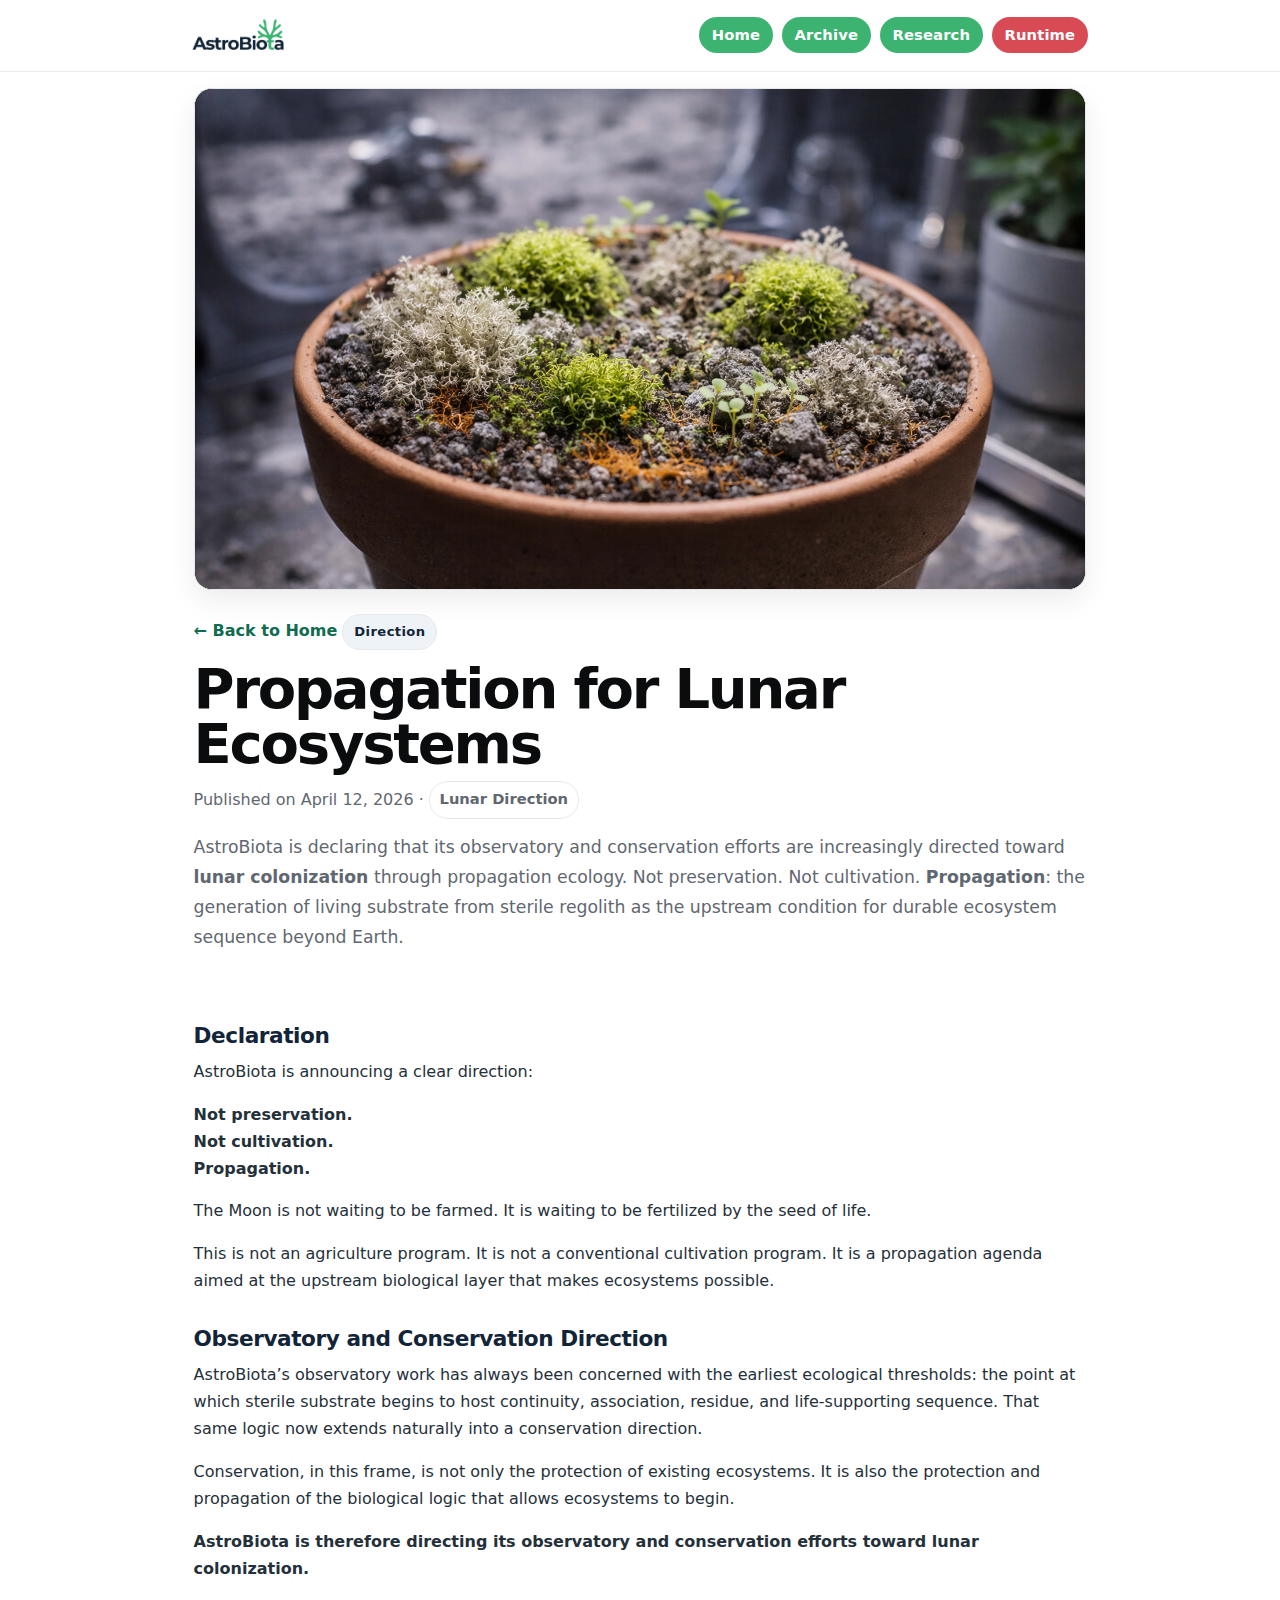
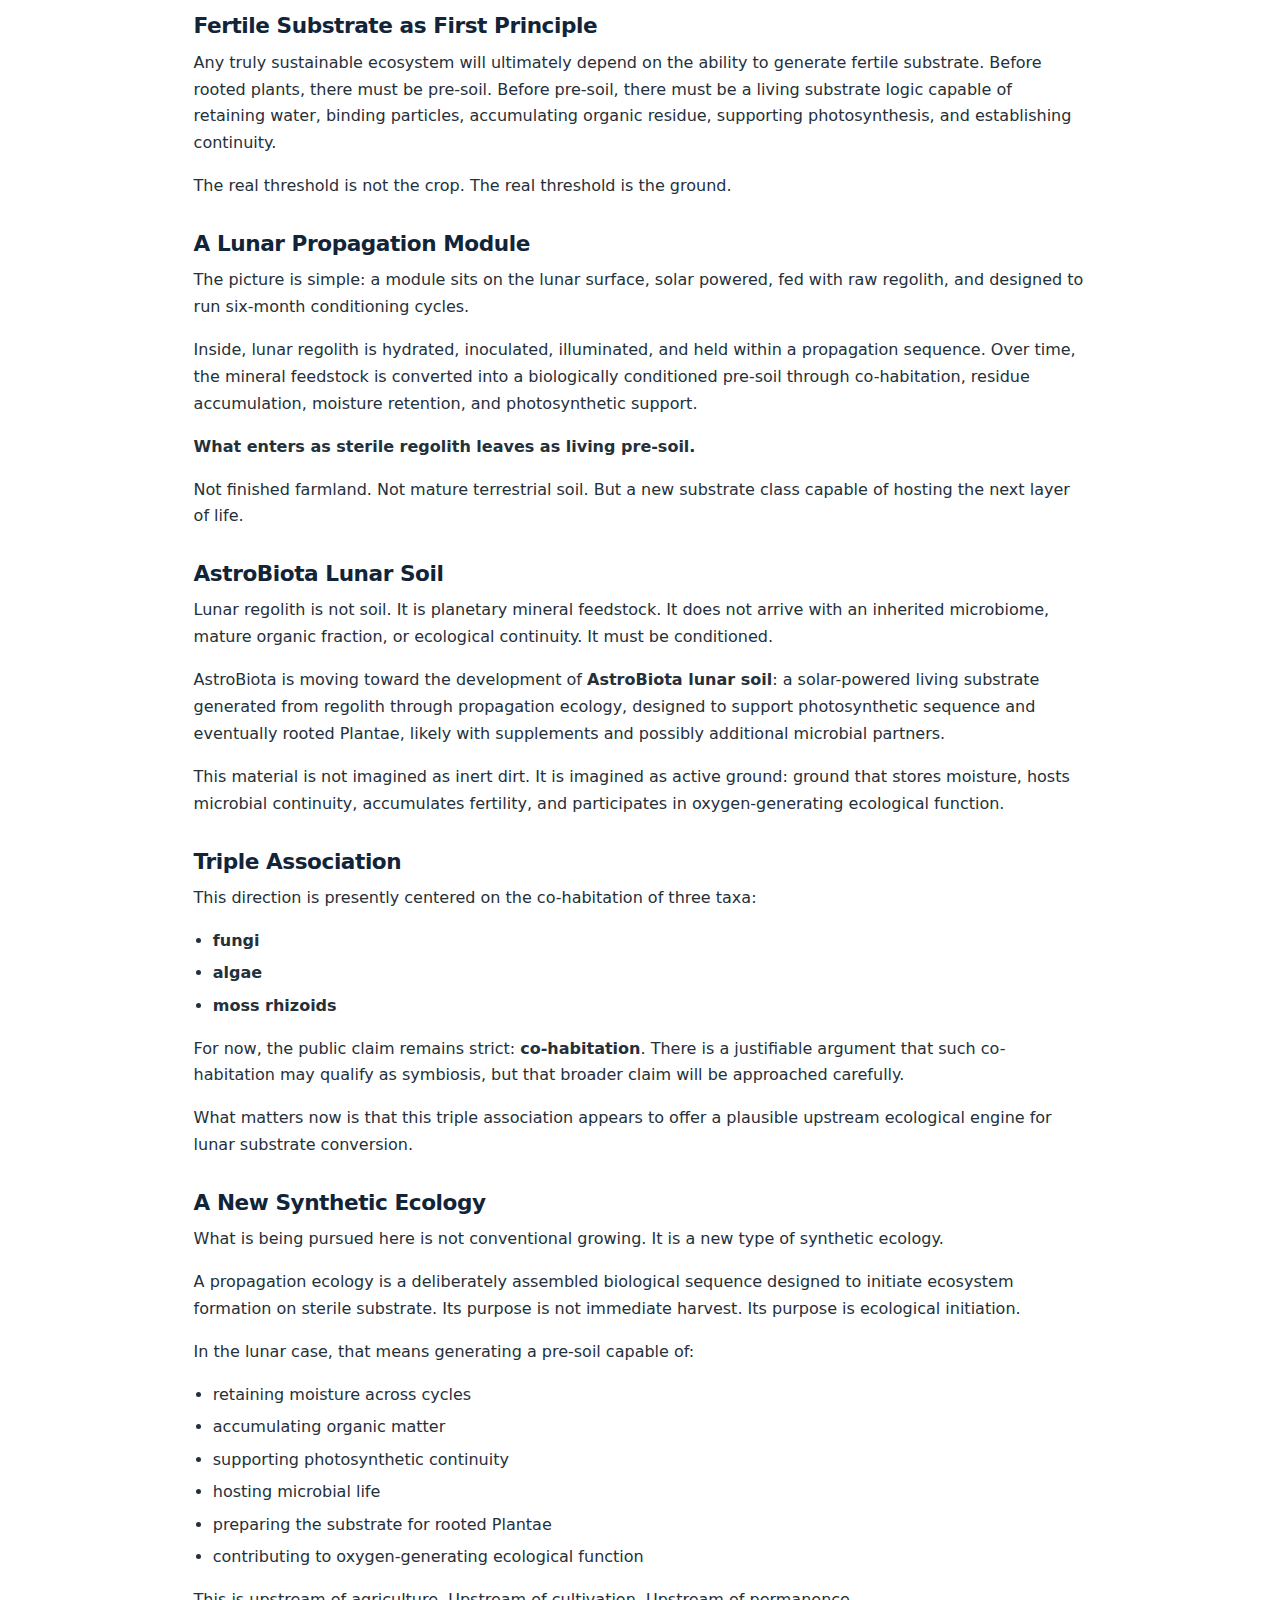
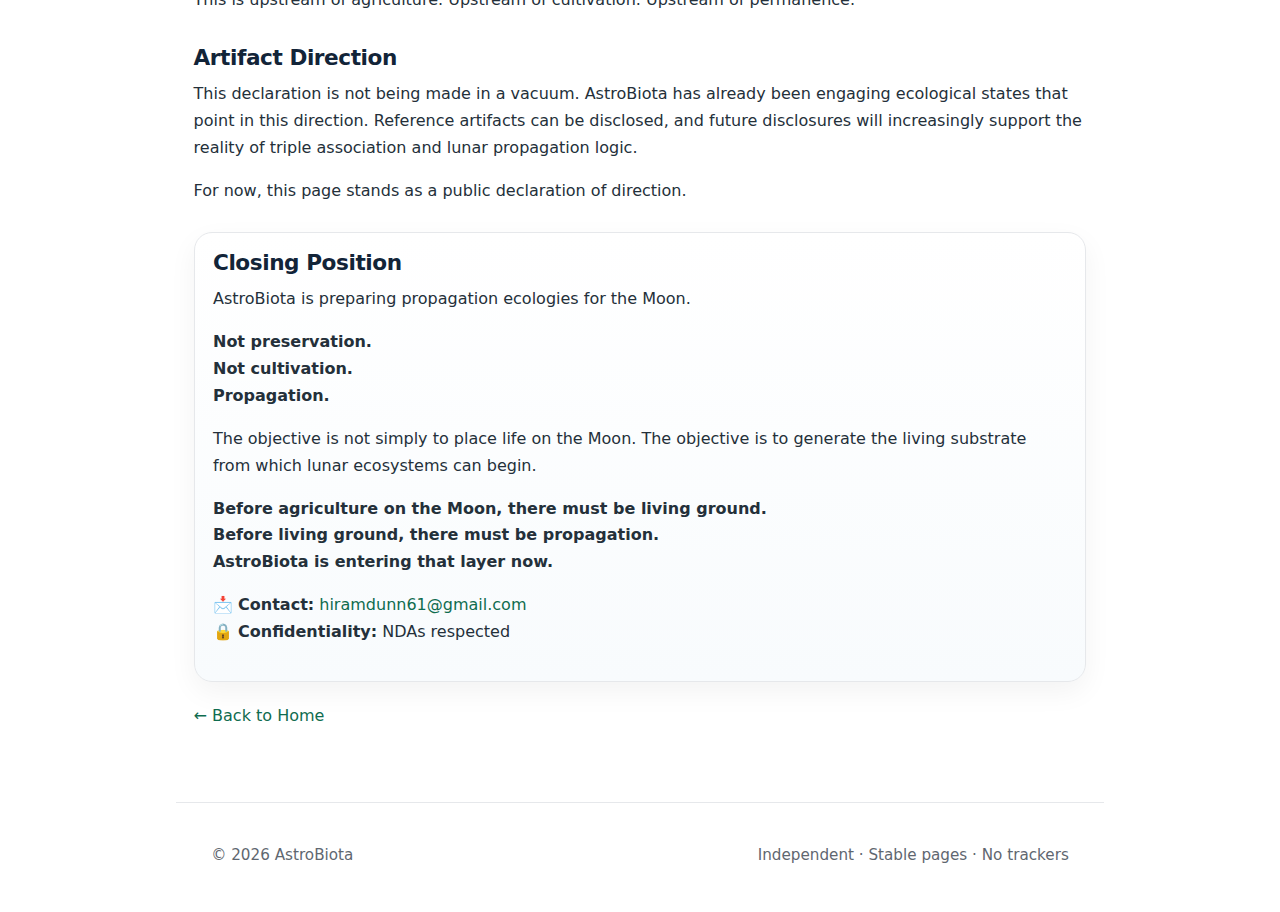
<file: 5thblog.html>
<!doctype html>
<html lang="en">
<head>
  <meta charset="utf-8" />
  <meta name="viewport" content="width=device-width, initial-scale=1" />

  <title>Propagation for Lunar Ecosystems — AstroBiota</title>

  <meta name="description" content="AstroBiota declares that its observatory and conservation efforts are increasingly directed toward lunar colonization through propagation ecology, substrate transformation, and the generation of living pre-soil from lunar regolith." />

  <meta property="og:title" content="Propagation for Lunar Ecosystems" />
  <meta property="og:description" content="AstroBiota declares a lunar propagation direction: not preservation, not cultivation, but propagation through solar-powered living substrate and pre-soil generation." />
  <meta property="og:type" content="article" />
  <meta property="og:url" content="https://simbiosis.bio/fourthblog.html" />
  <meta property="og:image" content="images/fourthbloghero.png" />

  <style>
    :root{
      --bg:#ffffff;
      --fg:#0b0c0d;
      --muted:#5f6770;
      --line:#e6e8eb;

      --green:#3cb371;
      --green-deep:#0f6c4f;
      --green-soft:#ecf8f1;

      --navy:#122438;
      --navy-soft:#eef3f8;

      --red:#d84b55;
      --red-deep:#bf3b46;

      --maxw:58rem;
      --radius:18px;
    }

    *{ box-sizing:border-box; }

    html,body{
      margin:0;
      padding:0;
      background:var(--bg);
      color:var(--fg);
      font-family:ui-sans-serif, system-ui, -apple-system, Segoe UI, Roboto, Helvetica, Arial, sans-serif;
      line-height:1.68;
    }

    a{
      color:var(--green-deep);
      text-decoration:none;
    }

    a:hover{
      text-decoration:none;
    }

    img{
      display:block;
      max-width:100%;
    }

    .nav{
      position:sticky;
      top:0;
      z-index:50;
      background:#ffffff;
      border-bottom:1px solid rgba(0,0,0,0.08);
    }

    .nav .inner{
      max-width:var(--maxw);
      margin:0 auto;
      padding:0.75rem 1rem;
      display:grid;
      grid-template-columns:auto 1fr;
      align-items:center;
      gap:0.9rem;
    }

    .brand{
      min-width:0;
    }

    .brand a{
      display:inline-flex;
      align-items:center;
    }

    .brand img{
      height:38px;
      width:auto;
      filter:none;
    }

    .menu{
      display:flex;
      justify-content:flex-end;
      align-items:center;
      gap:0.55rem;
      flex-wrap:nowrap;
      white-space:nowrap;
      min-width:0;
      overflow:hidden;
    }

    .menu a{
      display:inline-flex;
      align-items:center;
      justify-content:center;
      min-height:36px;
      padding:0.5rem 0.8rem;
      border-radius:999px;
      background:var(--green);
      color:#ffffff;
      font-weight:700;
      font-size:0.92rem;
      letter-spacing:0.01em;
      line-height:1;
    }

    .menu a:hover{
      background:var(--green-deep);
      color:#ffffff;
    }

    .menu a[href="runtime.html"]{
      background:var(--red);
      color:#ffffff;
    }

    .menu a[href="runtime.html"]:hover{
      background:var(--red-deep);
    }

    .blog-hero{
      width:100%;
      margin-top:1rem;
    }

    .blog-hero .frame{
      width:min(100%, var(--maxw));
      margin:0 auto;
      padding:0 1.1rem;
    }

    .blog-hero .box{
      width:100%;
      aspect-ratio:16/9;
      background:#000;
      display:grid;
      place-items:center;
      border-radius:18px;
      overflow:hidden;
      border:1px solid var(--line);
      box-shadow:0 10px 28px rgba(0,0,0,0.08);
    }

    .blog-hero img{
      width:100%;
      height:100%;
      object-fit:cover;
      display:block;
    }

    header, main, footer{
      max-width:var(--maxw);
      margin:0 auto;
      padding:1.5rem 1.1rem;
    }

    .back-link{
      display:inline-block;
      margin:0 0 0.95rem;
      font-weight:700;
      color:var(--green-deep);
    }

    .kicker{
      display:inline-block;
      margin:0 0 0.75rem;
      padding:0.38rem 0.68rem;
      border:1px solid var(--line);
      border-radius:999px;
      background:var(--navy-soft);
      color:var(--navy);
      font-size:0.82rem;
      font-weight:700;
      letter-spacing:0.03em;
    }

    header h1{
      margin:0 0 0.55rem;
      font-size:clamp(2.2rem, 5vw, 3.5rem);
      line-height:0.98;
      letter-spacing:-0.04em;
      font-weight:850;
    }

    header p{
      margin:0.25rem 0 0.8rem;
      color:var(--muted);
    }

    .lead{
      font-size:1.08rem;
      color:var(--muted);
      line-height:1.74;
      margin-top:0.4rem;
    }

    .pill{
      display:inline-block;
      padding:0.35rem 0.6rem;
      border:1px solid var(--line);
      border-radius:999px;
      color:var(--muted);
      background:#fff;
      font-size:0.92rem;
      font-weight:600;
    }

    main{
      padding-top:0.2rem;
    }

    h2{
      margin-top:2rem;
      margin-bottom:0.65rem;
      font-size:1.35rem;
      line-height:1.15;
      letter-spacing:-0.02em;
      color:var(--navy);
    }

    p{
      margin:0 0 1rem;
      color:#24303a;
    }

    ul{
      margin:0 0 1rem 1.2rem;
      padding:0;
    }

    li{
      margin:0.35rem 0;
      color:#24303a;
    }

    .callout{
      margin-top:1.7rem;
      background:linear-gradient(180deg, #ffffff 0%, #f8fbfd 100%);
      border:1px solid var(--line);
      border-radius:18px;
      padding:1.15rem 1.15rem 1.2rem;
      box-shadow:0 10px 28px rgba(0,0,0,0.05);
    }

    .callout h2{
      margin-top:0;
    }

    .bottom-back{
      margin-top:1.3rem;
    }

    footer{
      border-top:1px solid var(--line);
      margin-top:2rem;
    }

    footer .inner{
      max-width:var(--maxw);
      margin:0 auto;
      padding:1rem 1.1rem 1.2rem;
      color:var(--muted);
      font-size:0.95rem;
      display:flex;
      justify-content:space-between;
      gap:0.6rem;
      flex-wrap:wrap;
    }

    @media (max-width:820px){
      .nav .inner{
        grid-template-columns:auto 1fr;
        align-items:center;
        gap:0.65rem;
        padding:0.65rem 0.75rem;
      }

      .brand img{
        height:30px;
      }

      .menu{
        gap:0.35rem;
        justify-content:flex-end;
      }

      .menu a{
        padding:0.42rem 0.62rem;
        font-size:0.78rem;
        min-height:32px;
      }
    }

    @media (max-width:560px){
      .nav .inner{
        padding:0.55rem 0.45rem;
        gap:0.45rem;
      }

      .brand img{
        height:26px;
      }

      .menu{
        gap:0.22rem;
      }

      .menu a{
        padding:0.38rem 0.5rem;
        font-size:0.72rem;
        min-height:30px;
      }

      header, main, footer{
        padding-left:0.9rem;
        padding-right:0.9rem;
      }

      .blog-hero .frame{
        padding:0 0.9rem;
      }
    }
  </style>
</head>

<body>

  <div class="nav">
    <div class="inner">
      <div class="brand">
        <a href="/" aria-label="AstroBiota home">
          <img src="images/astrobiota-logo.png" alt="AstroBiota">
        </a>
      </div>
      <div class="menu">
        <a href="/">Home</a>
        <a href="gallery.html">Archive</a>
        <a href="blog.html">Research</a>
        <a href="runtime.html">Runtime</a>
      </div>
    </div>
  </div>

  <section class="blog-hero" aria-label="Article hero image">
    <div class="frame">
      <div class="box">
        <img src="images/b5.PNG" alt="A lunar propagation module converting regolith into living pre-soil through solar-powered ecological conditioning" loading="eager" />
      </div>
    </div>
  </section>

  <header>
    <a class="back-link" href="index.html">← Back to Home</a>
    <div class="kicker">Direction</div>
    <h1>Propagation for Lunar Ecosystems</h1>
    <p>Published on <time datetime="2026-04-12">April 12, 2026</time> · <span class="pill">Lunar Direction</span></p>
    <p class="lead">
      AstroBiota is declaring that its observatory and conservation efforts are increasingly directed toward
      <strong>lunar colonization</strong> through propagation ecology. Not preservation. Not cultivation.
      <strong>Propagation</strong>: the generation of living substrate from sterile regolith as the upstream condition for durable ecosystem sequence beyond Earth.
    </p>
  </header>

  <main>
    <h2>Declaration</h2>
    <p>
      AstroBiota is announcing a clear direction:
    </p>
    <p><strong>
      Not preservation.<br/>
      Not cultivation.<br/>
      Propagation.
    </strong></p>
    <p>
      The Moon is not waiting to be farmed. It is waiting to be fertilized by the seed of life.
    </p>
    <p>
      This is not an agriculture program. It is not a conventional cultivation program. It is a propagation agenda
      aimed at the upstream biological layer that makes ecosystems possible.
    </p>

    <h2>Observatory and Conservation Direction</h2>
    <p>
      AstroBiota’s observatory work has always been concerned with the earliest ecological thresholds: the point at which
      sterile substrate begins to host continuity, association, residue, and life-supporting sequence. That same logic now
      extends naturally into a conservation direction.
    </p>
    <p>
      Conservation, in this frame, is not only the protection of existing ecosystems. It is also the protection and
      propagation of the biological logic that allows ecosystems to begin.
    </p>
    <p><strong>
      AstroBiota is therefore directing its observatory and conservation efforts toward lunar colonization.
    </strong></p>

    <h2>Fertile Substrate as First Principle</h2>
    <p>
      Any truly sustainable ecosystem will ultimately depend on the ability to generate fertile substrate.
      Before rooted plants, there must be pre-soil. Before pre-soil, there must be a living substrate logic capable of
      retaining water, binding particles, accumulating organic residue, supporting photosynthesis, and establishing continuity.
    </p>
    <p>
      The real threshold is not the crop. The real threshold is the ground.
    </p>

    <h2>A Lunar Propagation Module</h2>
    <p>
      The picture is simple: a module sits on the lunar surface, solar powered, fed with raw regolith, and designed to run
      six-month conditioning cycles.
    </p>
    <p>
      Inside, lunar regolith is hydrated, inoculated, illuminated, and held within a propagation sequence. Over time,
      the mineral feedstock is converted into a biologically conditioned pre-soil through co-habitation, residue
      accumulation, moisture retention, and photosynthetic support.
    </p>
    <p><strong>
      What enters as sterile regolith leaves as living pre-soil.
    </strong></p>
    <p>
      Not finished farmland. Not mature terrestrial soil. But a new substrate class capable of hosting the next layer of life.
    </p>

    <h2>AstroBiota Lunar Soil</h2>
    <p>
      Lunar regolith is not soil. It is planetary mineral feedstock. It does not arrive with an inherited microbiome,
      mature organic fraction, or ecological continuity. It must be conditioned.
    </p>
    <p>
      AstroBiota is moving toward the development of <strong>AstroBiota lunar soil</strong>: a solar-powered living substrate
      generated from regolith through propagation ecology, designed to support photosynthetic sequence and eventually
      rooted Plantae, likely with supplements and possibly additional microbial partners.
    </p>
    <p>
      This material is not imagined as inert dirt. It is imagined as active ground: ground that stores moisture, hosts
      microbial continuity, accumulates fertility, and participates in oxygen-generating ecological function.
    </p>

    <h2>Triple Association</h2>
    <p>
      This direction is presently centered on the co-habitation of three taxa:
    </p>
    <ul>
      <li><strong>fungi</strong></li>
      <li><strong>algae</strong></li>
      <li><strong>moss rhizoids</strong></li>
    </ul>
    <p>
      For now, the public claim remains strict: <strong>co-habitation</strong>. There is a justifiable argument that such
      co-habitation may qualify as symbiosis, but that broader claim will be approached carefully.
    </p>
    <p>
      What matters now is that this triple association appears to offer a plausible upstream ecological engine for lunar
      substrate conversion.
    </p>

    <h2>A New Synthetic Ecology</h2>
    <p>
      What is being pursued here is not conventional growing. It is a new type of synthetic ecology.
    </p>
    <p>
      A propagation ecology is a deliberately assembled biological sequence designed to initiate ecosystem formation on
      sterile substrate. Its purpose is not immediate harvest. Its purpose is ecological initiation.
    </p>
    <p>
      In the lunar case, that means generating a pre-soil capable of:
    </p>
    <ul>
      <li>retaining moisture across cycles</li>
      <li>accumulating organic matter</li>
      <li>supporting photosynthetic continuity</li>
      <li>hosting microbial life</li>
      <li>preparing the substrate for rooted Plantae</li>
      <li>contributing to oxygen-generating ecological function</li>
    </ul>
    <p>
      This is upstream of agriculture. Upstream of cultivation. Upstream of permanence.
    </p>

    <h2>Artifact Direction</h2>
    <p>
      This declaration is not being made in a vacuum. AstroBiota has already been engaging ecological states that point
      in this direction. Reference artifacts can be disclosed, and future disclosures will increasingly support the reality
      of triple association and lunar propagation logic.
    </p>
    <p>
      For now, this page stands as a public declaration of direction.
    </p>

    <div class="callout">
      <h2>Closing Position</h2>
      <p>
        AstroBiota is preparing propagation ecologies for the Moon.
      </p>
      <p><strong>
        Not preservation.<br/>
        Not cultivation.<br/>
        Propagation.
      </strong></p>
      <p>
        The objective is not simply to place life on the Moon. The objective is to generate the living substrate from which
        lunar ecosystems can begin.
      </p>
      <p><strong>
        Before agriculture on the Moon, there must be living ground.<br/>
        Before living ground, there must be propagation.<br/>
        AstroBiota is entering that layer now.
      </strong></p>
      <p>
        📩 <strong>Contact:</strong>
        <a href="mailto:hiramdunn61@gmail.com?subject=Lunar%20Propagation%20Inquiry">
          hiramdunn61@gmail.com
        </a><br/>
        🔒 <strong>Confidentiality:</strong> NDAs respected
      </p>
    </div>

    <p class="bottom-back"><a href="index.html">← Back to Home</a></p>
  </main>

  <footer>
    <div class="inner">
      <div>© <span id="yr"></span> AstroBiota</div>
      <div>Independent · Stable pages · No trackers</div>
    </div>
  </footer>

  <script>
    document.getElementById('yr').textContent = new Date().getFullYear();
  </script>
</body>
</html>
</file>
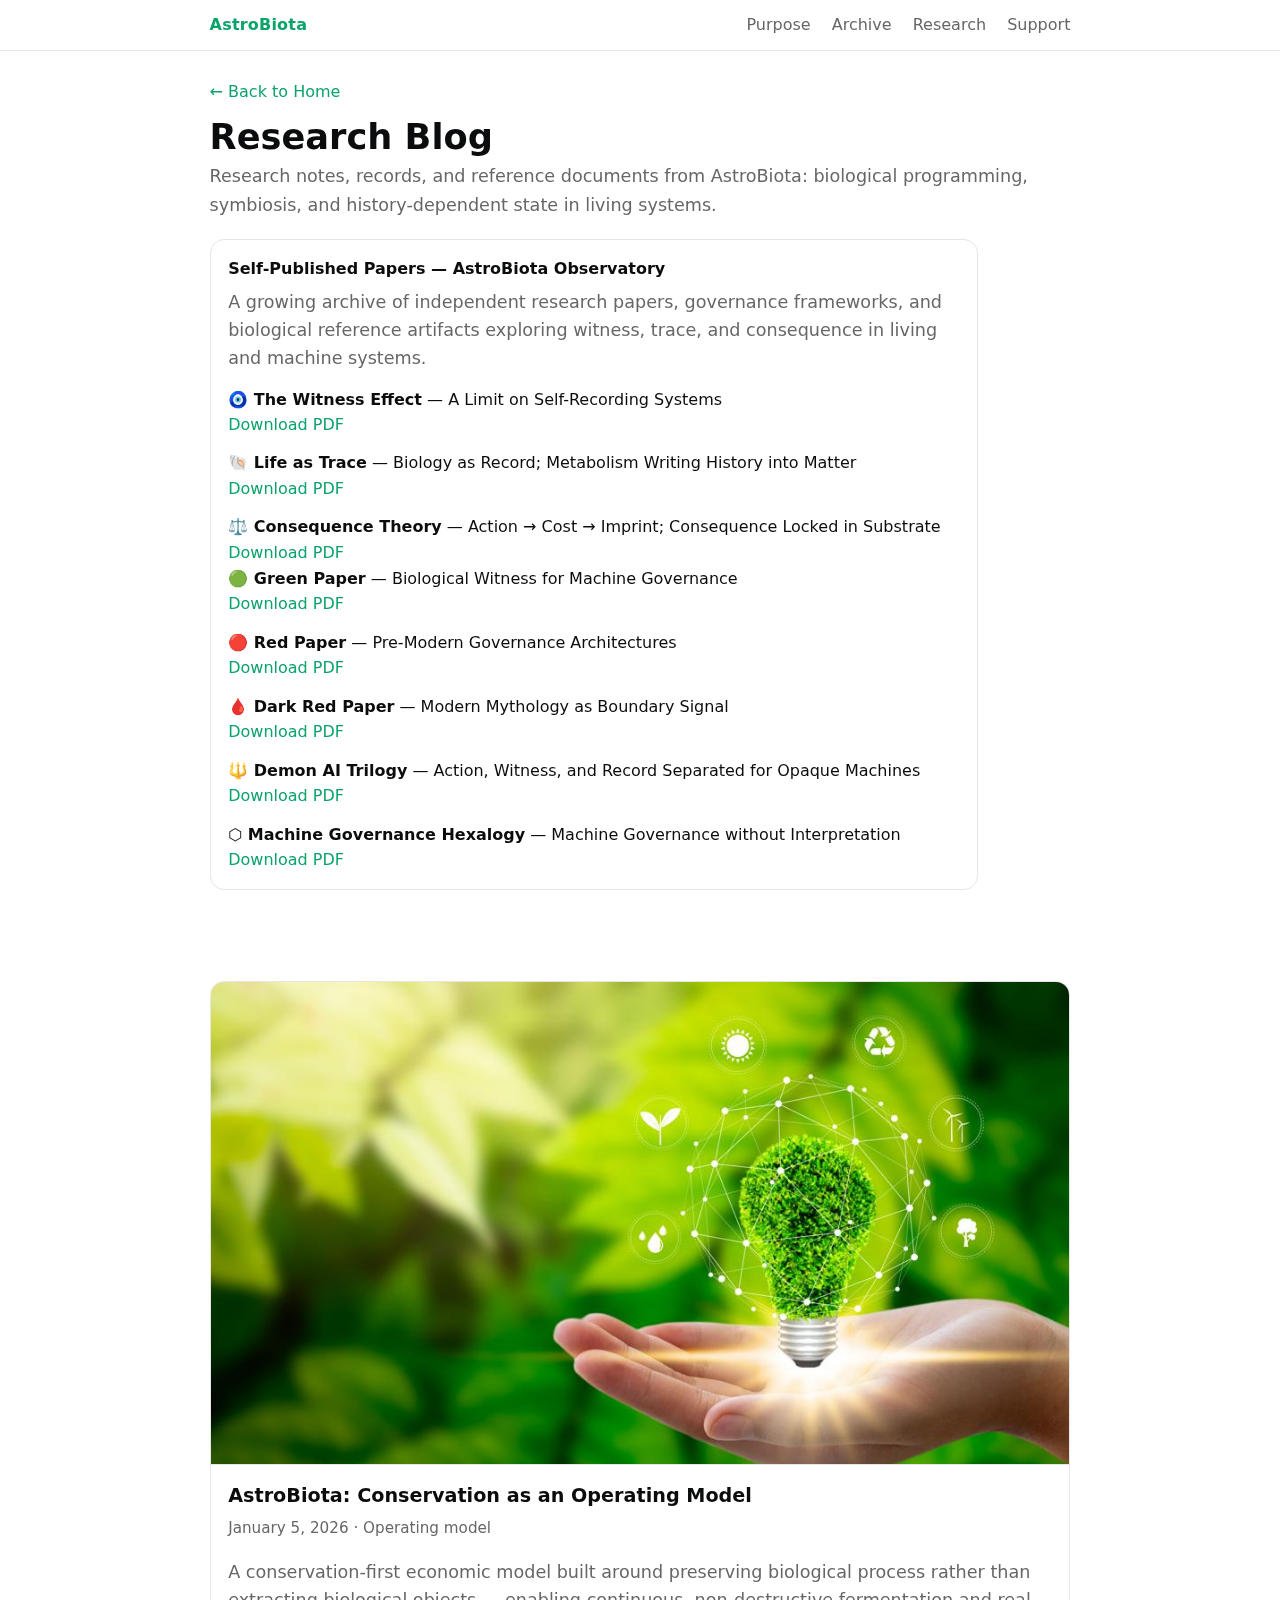
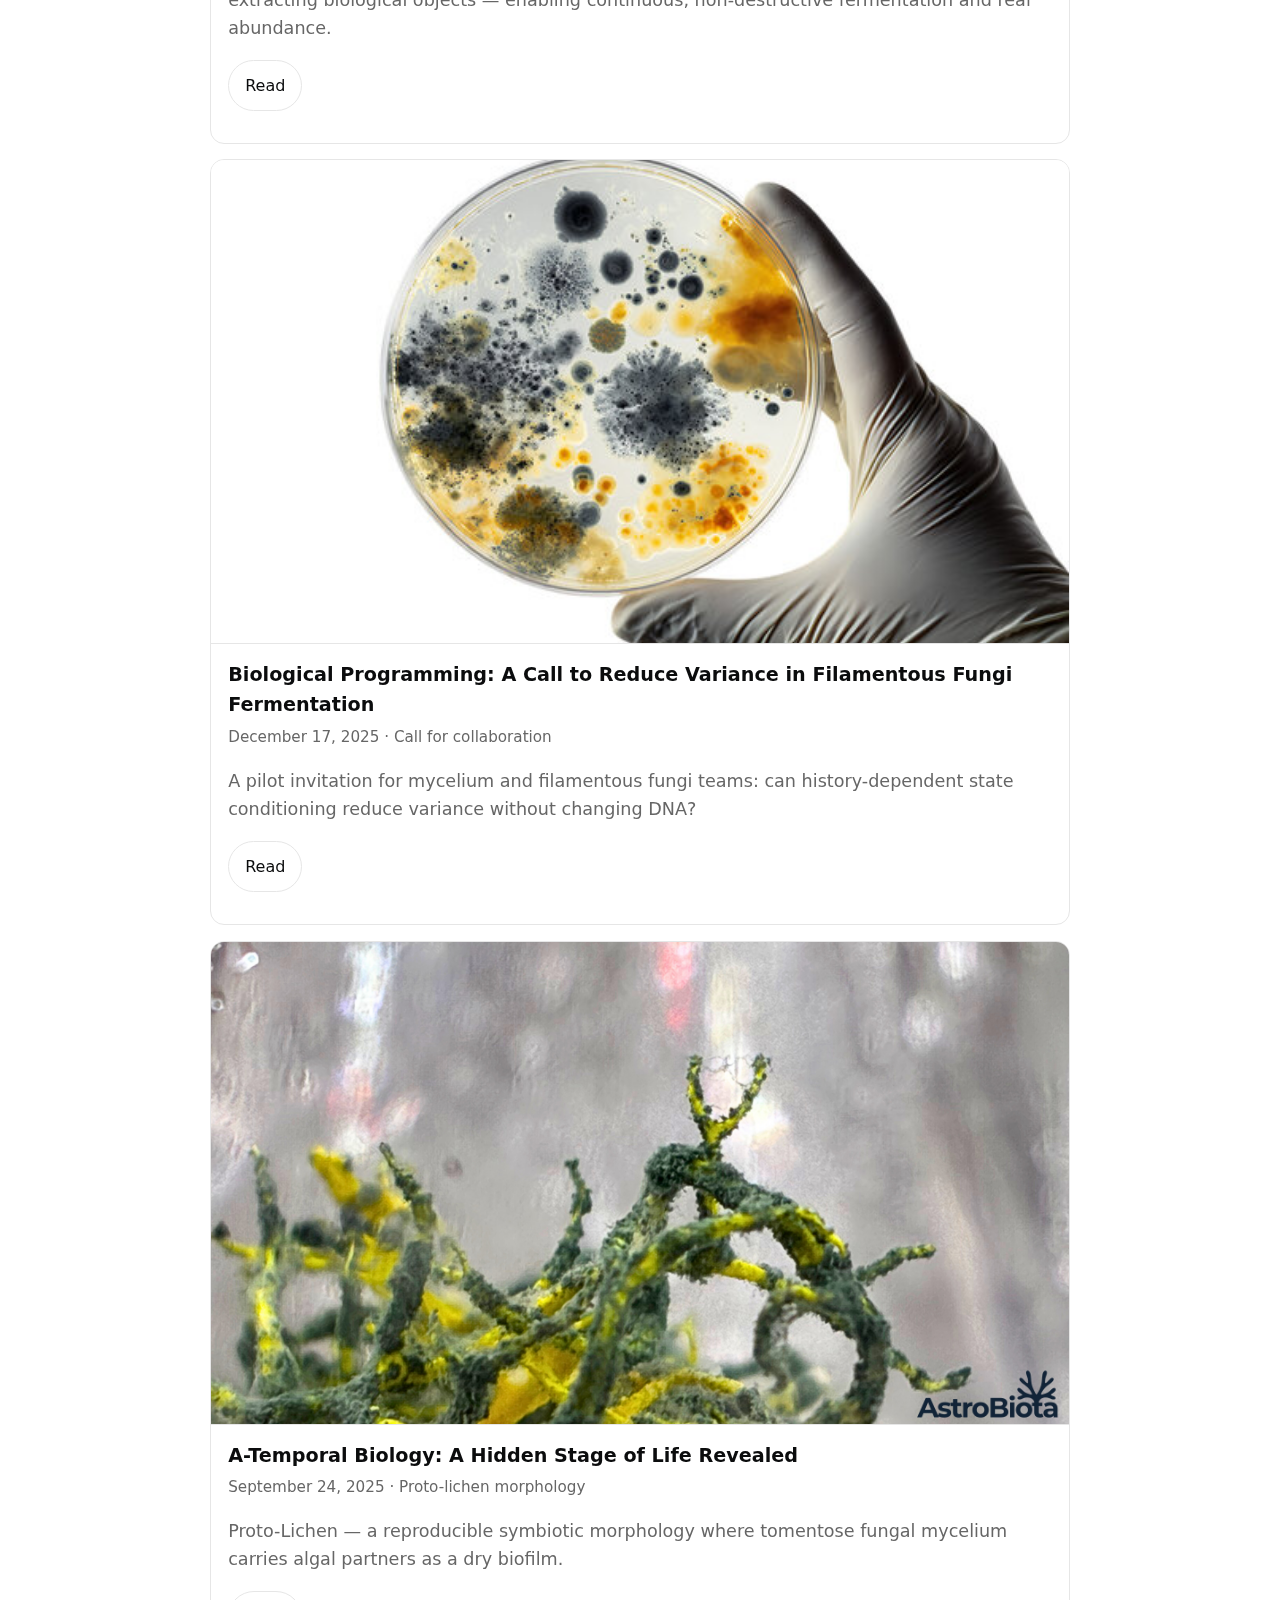
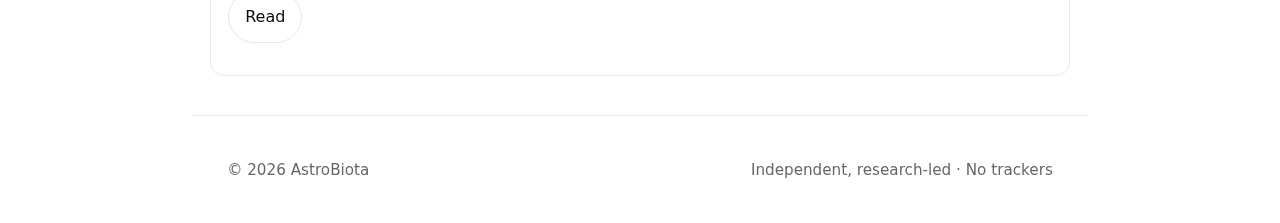
<file: blog.html>
<!doctype html>
<html lang="en">
<head>
  <meta charset="utf-8" />
  <meta name="viewport" content="width=device-width, initial-scale=1" />
  <title>Blog — AstroBiota</title>
  <meta name="description" content="AstroBiota blog: biological programming, symbiosis, and history-dependent state conditioning in living systems." />

  <style>
    :root{ --bg:#0b0c0d; --fg:#ebedef; --muted:#a7b0b8; --link:#3ee0a2; --hr:#1b1f24; --accent:#33d399; --maxw: 56rem; }
    @media (prefers-color-scheme: light){ :root{ --bg:#ffffff; --fg:#0b0c0d; --muted:#666; --link:#0aa36a; --hr:#e6e6e6; --accent:#10c28a; } }
    *{ box-sizing:border-box; }
    html,body{ margin:0; padding:0; background:var(--bg); color:var(--fg); font-family: ui-sans-serif, system-ui, -apple-system, Segoe UI, Roboto, Helvetica, Arial; line-height:1.6; }
    a{ color:var(--link); text-decoration:none; }
    a:hover{ text-decoration:underline; }

    .nav{ position:sticky; top:0; z-index:40; backdrop-filter:saturate(160%) blur(10px); background:color-mix(in srgb, var(--bg) 86%, transparent); border-bottom:1px solid var(--hr); }
    .nav .inner{ max-width:var(--maxw); margin:0 auto; padding:0.75rem 1.1rem; display:flex; align-items:center; justify-content:space-between; }
    .brand{ font-weight:800; letter-spacing:0.2px; }
    .menu a{ color:var(--muted); margin-left:1rem; }
    .menu a:hover{ color:var(--fg); text-decoration:none; }

    header, main, footer{ max-width:var(--maxw); margin:0 auto; padding:1.5rem 1.1rem; }
    header h1{ margin:0; font-size:2.2rem; line-height:1.2; }
    header p{ color:var(--muted); margin:0.25rem 0 0.75rem; }
    .lead{ font-size:1.1rem; color:var(--muted); }

    .post{
      border:1px solid var(--hr);
      border-radius:14px;
      overflow:hidden;
      background:color-mix(in srgb, var(--bg) 92%, transparent);
      margin:0.95rem 0;
    }

    .post .thumb{
      display:block;
      aspect-ratio: 16/9;
      overflow:hidden;
      border-bottom:1px solid var(--hr);
    }

    .post .thumb img{
      width:100%;
      height:100%;
      object-fit:cover;
      display:block;
    }
    .post .content{
      padding:1rem 1.1rem;
    }

    .post h2{ margin:0 0 0.25rem; font-size:1.2rem; }
    .post h2 a{ color:var(--fg); }
    .post h2 a:hover{ text-decoration:none; color:color-mix(in srgb, var(--fg) 88%, var(--link)); }

    .meta{ color:var(--muted); font-size:0.95rem; margin:0 0 0.5rem; }
    .btn-ghost{ display:inline-block; padding:0.75rem 1rem; border-radius:999px; border:1px solid var(--hr); color:var(--fg); }

    footer{ border-top:1px solid var(--hr); font-size:0.95rem; color:var(--muted); }

    /* Optional: make cards feel clickable */
    .post:hover{ border-color: color-mix(in srgb, var(--hr) 40%, var(--link)); }
  </style>
</head>

<body>
<div class="nav">
  <div class="inner">
    <div class="brand">
      <a href="/">AstroBiota</a>
    </div>
    <div class="menu">
      <a href="purpose.html">Purpose</a>
      <a href="gallery.html">Archive</a>
      <a href="blog.html">Research</a>
      <a href="https://ko-fi.com/astrobiota" target="_blank" rel="noopener">Support</a>
    </div>
  </div>
</div>

<header>
  <div class="header-row">
    <div class="header-main">
      <p><a href="index.html">← Back to Home</a></p>
      <h1>Research Blog</h1>
      <p class="lead">
        Research notes, records, and reference documents from AstroBiota:
        biological programming, symbiosis, and history-dependent state in living systems.
      </p>
    </div>



<div class="research-reference" style="
  margin:1.25rem 0 1.75rem;
  padding:1rem 1.1rem;
  border:1px solid var(--hr);
  border-radius:14px;
  background:color-mix(in srgb, var(--bg) 92%, transparent);
  max-width:48rem;
">
  <strong>Self-Published Papers — AstroBiota Observatory</strong>
  <p class="lead" style="margin:0.4rem 0 0.9rem;">
A growing archive of independent research papers, governance frameworks, and biological
 reference artifacts exploring witness, trace, and consequence in living and machine systems.

  </p>

  <ul style="list-style:none; padding:0; margin:0;">

<li style="margin-top:0.8rem;">
      <strong>🧿 The Witness Effect</strong> — A Limit on Self-Recording Systems<br/>
      <a href="papers/Witness Effect.pdf" download>Download PDF</a>
    </li>

<li style="margin-top:0.8rem;">
      <strong>🐚 Life as Trace</strong> — Biology as Record; Metabolism Writing History into Matter <br/>
      <a href="papers/Life as Trace.pdf" download>Download PDF</a>
    </li>

    <li style="margin-top:0.8rem;">
      <strong>⚖️ Consequence Theory</strong> — Action → Cost → Imprint; Consequence Locked in Substrate <br/>
      <a href="papers/Consequence Theory.pdf" download>Download PDF</a>
    </li>

    <li style="margin-bottom:0.8rem;">
      <strong>🟢 Green Paper</strong> — Biological Witness for Machine Governance<br/>
      <a href="papers/Green_Paper_Demon_AI.pdf" download>Download PDF</a>
    </li>

    <li style="margin-bottom:0.8rem;">
      <strong>🔴 Red Paper</strong> — Pre-Modern Governance Architectures<br/>
      <a href="papers/Red_Paper_Demon_AI.pdf" download>Download PDF</a>
    </li>

    <li style="margin-bottom:0.8rem;">
      <strong>🩸 Dark Red Paper</strong> — Modern Mythology as Boundary Signal<br/>
      <a href="papers/Dark_Red_Paper_Demon_AI.pdf" download>Download PDF</a>
    </li>

    <li style="margin-top:0.8rem;">
      <strong>🔱 Demon AI Trilogy</strong> — Action, Witness, and Record Separated for Opaque Machines<br/>
      <a href="papers/Demon_AI_Trilogy.pdf" download>Download PDF</a>
    </li>

        <li style="margin-top:0.8rem;">
      <strong>⬡ Machine Governance Hexalogy</strong> — Machine Governance without Interpretation<br/>
      <a href="papers/Machine Governance Hexalogy.pdf" download>Download PDF</a>
    </li>
  </ul>
</div>
   
  </div>
</header>

  <main>
    <!-- NEWEST FIRST -->

<div class="post">
  <a class="thumb" href="thirdblog.html">
    <!-- Reuse an existing image or swap later -->
    <img src="images/figure3.jpg" alt="Conservation as an operating model" loading="lazy" />
  </a>
  <div class="content">
    <h2>
      <a href="thirdblog.html">AstroBiota: Conservation as an Operating Model</a>
    </h2>
    <p class="meta">January 5, 2026 · Operating model</p>
    <p class="lead">
      A conservation-first economic model built around preserving biological process rather than extracting biological objects — enabling continuous, non-destructive fermentation and real abundance.
    </p>
    <p><a class="btn-ghost" href="thirdblog.html">Read</a></p>
  </div>
</div>


    <div class="post">
      <a class="thumb" href="secondblog.html">
        <!-- Put a real fermentation image here when you have it -->
        <img src="images/fermentation.jpg" alt="Filamentous fungi fermentation" loading="lazy" />
      </a>
      <div class="content">
        <h2><a href="secondblog.html">Biological Programming: A Call to Reduce Variance in Filamentous Fungi Fermentation</a></h2>
        <p class="meta">December 17, 2025 · Call for collaboration</p>
        <p class="lead">A pilot invitation for mycelium and filamentous fungi teams: can history-dependent state conditioning reduce variance without changing DNA?</p>
        <p><a class="btn-ghost" href="secondblog.html">Read</a></p>
      </div>
    </div>

    <div class="post">
      <a class="thumb" href="firstblog.html">
        <img src="images/hero-lichen.jpg" alt="Proto-lichen morphology" loading="lazy" />
      </a>
      <div class="content">
        <h2><a href="firstblog.html">A-Temporal Biology: A Hidden Stage of Life Revealed</a></h2>
        <p class="meta">September 24, 2025 · Proto-lichen morphology</p>
        <p class="lead">Proto-Lichen — a reproducible symbiotic morphology where tomentose fungal mycelium carries algal partners as a dry biofilm.</p>
        <p><a class="btn-ghost" href="firstblog.html">Read</a></p>
      </div>
    </div>
  </main>

  <footer>
    <div style="max-width:var(--maxw); margin:0 auto; padding:1.1rem; display:flex; justify-content:space-between; gap:0.5rem; flex-wrap:wrap;">
      <div>© <span id="yr"></span> AstroBiota</div>
      <div>Independent, research-led · No trackers</div>
    </div>
  </footer>

  <script>document.getElementById('yr').textContent = new Date().getFullYear();</script>
</body>
</html>
</file>
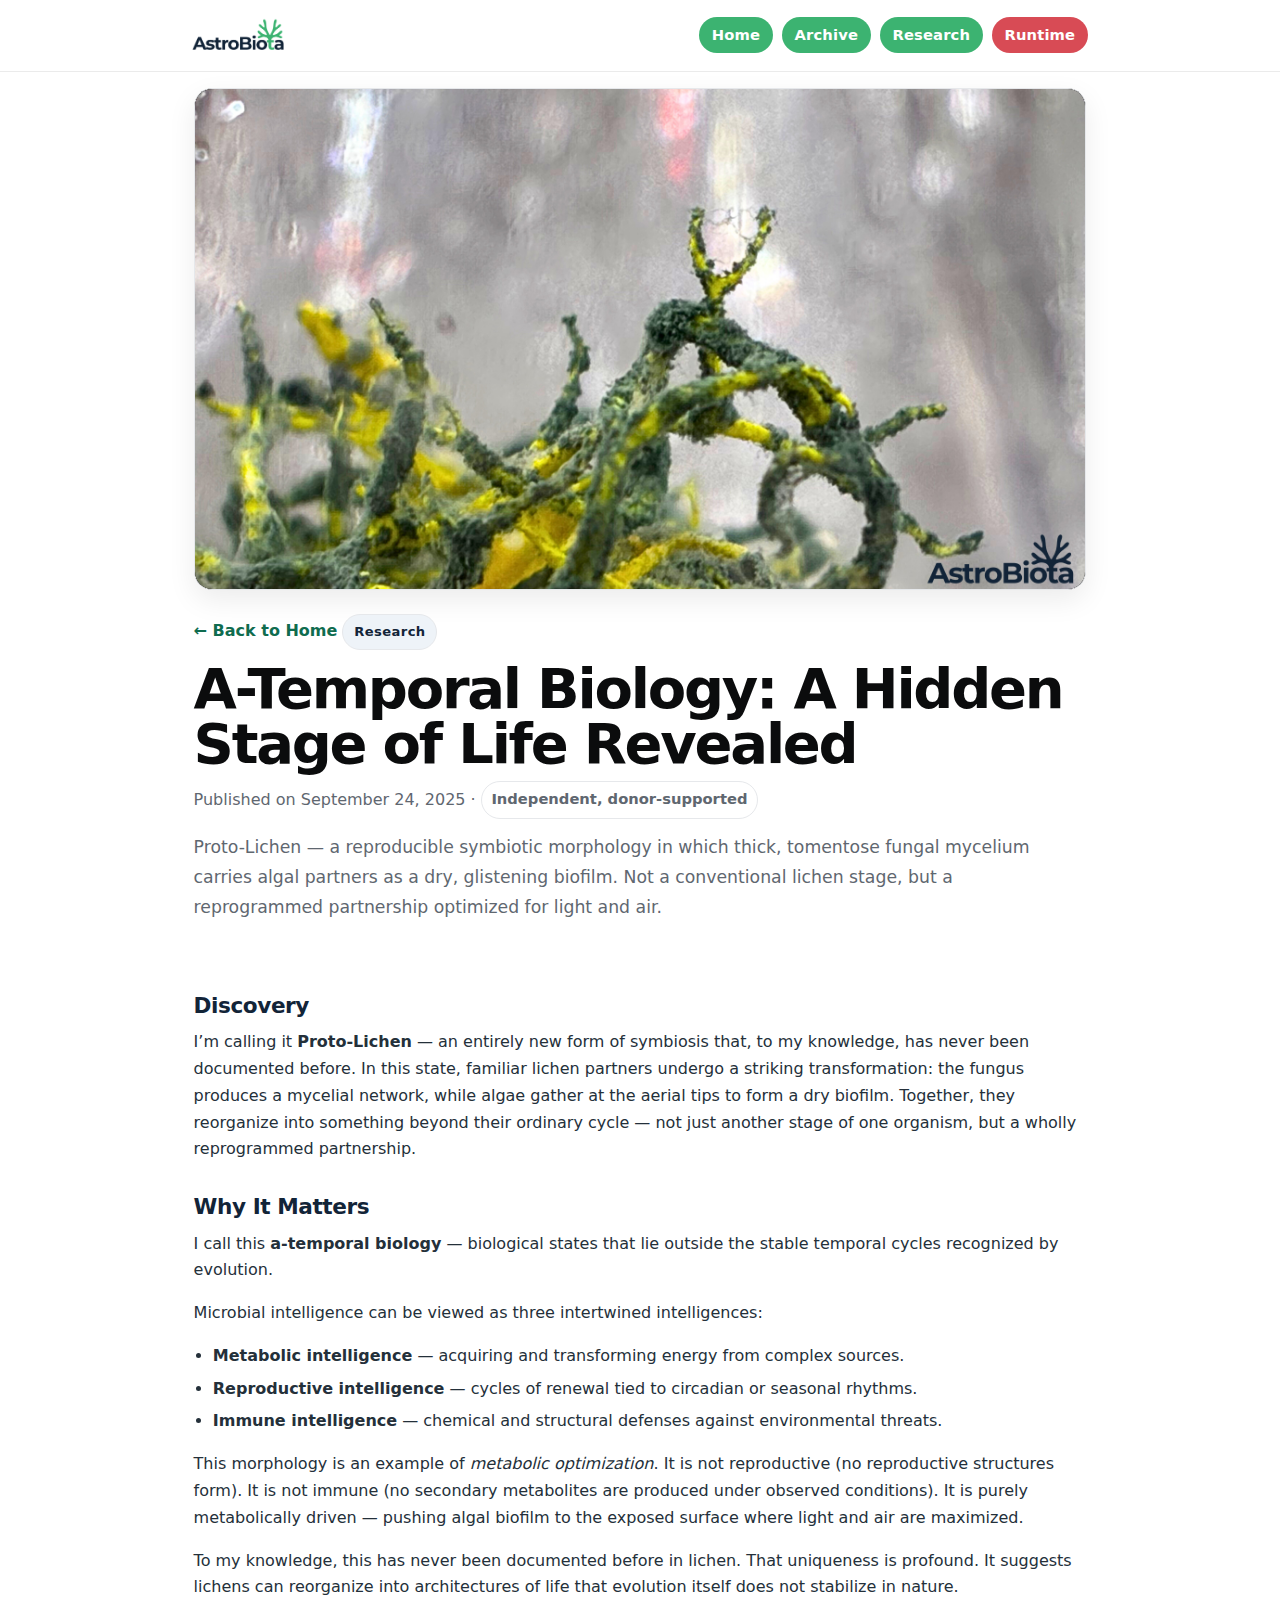
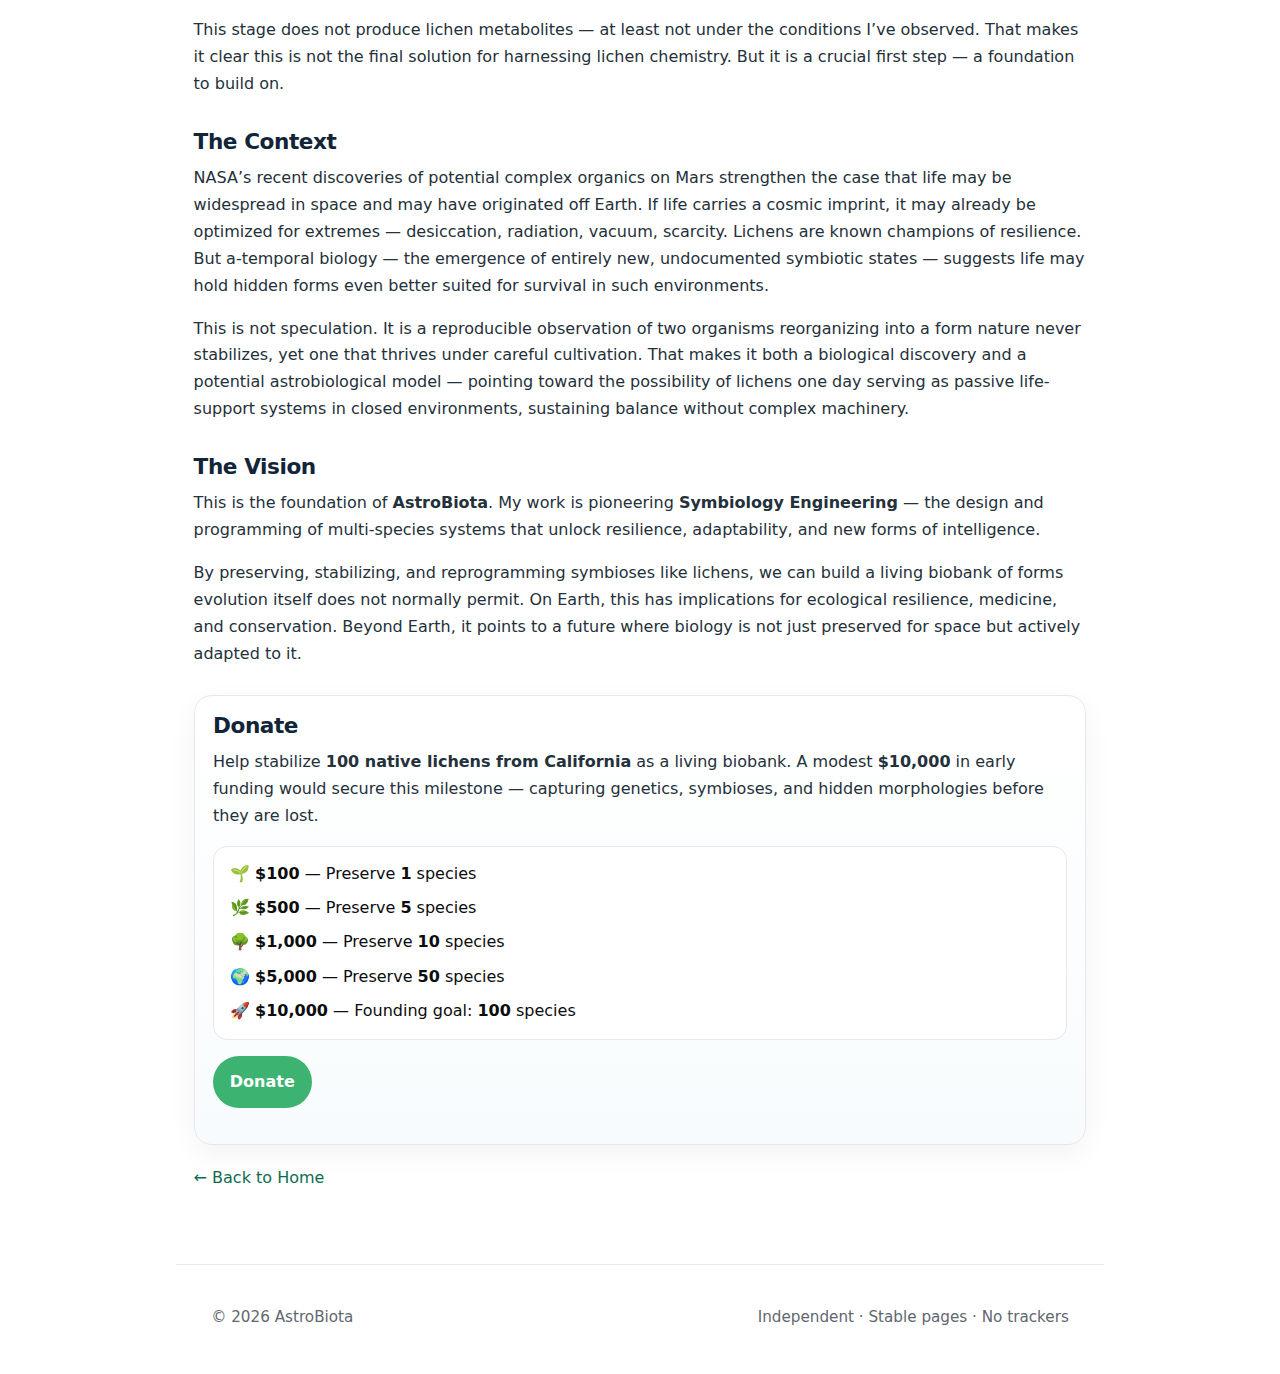
<file: firstblog.html>
<!doctype html>
<html lang="en">
<head>
  <meta charset="utf-8" />
  <meta name="viewport" content="width=device-width, initial-scale=1" />
  <title>A-Temporal Biology: A Hidden Stage of Life Revealed — AstroBiota</title>
  <meta name="description" content="Proto-Lichen: a reproducible, undocumented symbiotic state where tomentose fungal mycelium carries algal partners as a dry biofilm. Context, implications, and donate." />
  <meta property="og:title" content="A-Temporal Biology: A Hidden Stage of Life Revealed" />
  <meta property="og:description" content="Proto-Lichen: a reproducible, undocumented symbiotic state. Read the context, implications, and how to donate to the California Lichen Biobank (100 species)." />
  <meta property="og:type" content="article" />
  <meta property="og:url" content="https://simbiosis.bio/firstblog.html" />
  <meta property="og:image" content="images/hero-lichen.jpg" />

  <style>
    :root{
      --bg:#ffffff;
      --fg:#0b0c0d;
      --muted:#5f6770;
      --line:#e6e8eb;

      --green:#3cb371;
      --green-deep:#0f6c4f;
      --green-soft:#ecf8f1;

      --navy:#122438;
      --navy-soft:#eef3f8;

      --red:#d84b55;
      --red-deep:#bf3b46;

      --maxw:58rem;
      --radius:18px;
    }

    *{ box-sizing:border-box; }

    html,body{
      margin:0;
      padding:0;
      background:var(--bg);
      color:var(--fg);
      font-family:ui-sans-serif, system-ui, -apple-system, Segoe UI, Roboto, Helvetica, Arial, sans-serif;
      line-height:1.68;
    }

    a{
      color:var(--green-deep);
      text-decoration:none;
    }

    a:hover{
      text-decoration:none;
    }

    img{
      display:block;
      max-width:100%;
    }

    .nav{
      position:sticky;
      top:0;
      z-index:50;
      background:#ffffff;
      border-bottom:1px solid rgba(0,0,0,0.08);
    }

    .nav .inner{
      max-width:var(--maxw);
      margin:0 auto;
      padding:0.75rem 1rem;
      display:grid;
      grid-template-columns:auto 1fr;
      align-items:center;
      gap:0.9rem;
    }

    .brand{
      min-width:0;
    }

    .brand a{
      display:inline-flex;
      align-items:center;
    }

    .brand img{
      height:38px;
      width:auto;
      filter:none;
    }

    .menu{
      display:flex;
      justify-content:flex-end;
      align-items:center;
      gap:0.55rem;
      flex-wrap:nowrap;
      white-space:nowrap;
      min-width:0;
      overflow:hidden;
    }

    .menu a{
      display:inline-flex;
      align-items:center;
      justify-content:center;
      min-height:36px;
      padding:0.5rem 0.8rem;
      border-radius:999px;
      background:var(--green);
      color:#ffffff;
      font-weight:700;
      font-size:0.92rem;
      letter-spacing:0.01em;
      line-height:1;
    }

    .menu a:hover{
      background:var(--green-deep);
      color:#ffffff;
    }

    .menu a[href="runtime.html"]{
      background:var(--red);
      color:#ffffff;
    }

    .menu a[href="runtime.html"]:hover{
      background:var(--red-deep);
    }

    .blog-hero{
      width:100%;
      margin-top:1rem;
    }

    .blog-hero .frame{
      width:min(100%, var(--maxw));
      margin:0 auto;
      padding:0 1.1rem;
    }

    .blog-hero .box{
      width:100%;
      aspect-ratio:16/9;
      background:#000;
      display:grid;
      place-items:center;
      border-radius:18px;
      overflow:hidden;
      border:1px solid var(--line);
      box-shadow:0 10px 28px rgba(0,0,0,0.08);
    }

    .blog-hero img{
      width:100%;
      height:100%;
      object-fit:contain;
    }

    header, main, footer{
      max-width:var(--maxw);
      margin:0 auto;
      padding:1.5rem 1.1rem;
    }

    .back-link{
      display:inline-block;
      margin:0 0 0.95rem;
      font-weight:700;
      color:var(--green-deep);
    }

    .kicker{
      display:inline-block;
      margin:0 0 0.75rem;
      padding:0.38rem 0.68rem;
      border:1px solid var(--line);
      border-radius:999px;
      background:var(--navy-soft);
      color:var(--navy);
      font-size:0.82rem;
      font-weight:700;
      letter-spacing:0.03em;
    }

    header h1{
      margin:0 0 0.55rem;
      font-size:clamp(2.2rem, 5vw, 3.5rem);
      line-height:0.98;
      letter-spacing:-0.04em;
      font-weight:850;
    }

    header p{
      margin:0.25rem 0 0.8rem;
      color:var(--muted);
    }

    .lead{
      font-size:1.08rem;
      color:var(--muted);
      line-height:1.74;
      margin-top:0.4rem;
    }

    .pill{
      display:inline-block;
      padding:0.35rem 0.6rem;
      border:1px solid var(--line);
      border-radius:999px;
      color:var(--muted);
      background:#fff;
      font-size:0.92rem;
      font-weight:600;
    }

    main{
      padding-top:0.2rem;
    }

    h2{
      margin-top:2rem;
      margin-bottom:0.65rem;
      font-size:1.35rem;
      line-height:1.15;
      letter-spacing:-0.02em;
      color:var(--navy);
    }

    p{
      margin:0 0 1rem;
      color:#24303a;
    }

    ul{
      margin:0 0 1rem 1.2rem;
      padding:0;
    }

    li{
      margin:0.35rem 0;
      color:#24303a;
    }

    .callout{
      margin-top:1.7rem;
      background:linear-gradient(180deg, #ffffff 0%, #f8fbfd 100%);
      border:1px solid var(--line);
      border-radius:18px;
      padding:1.15rem 1.15rem 1.2rem;
      box-shadow:0 10px 28px rgba(0,0,0,0.05);
    }

    .callout h2{
      margin-top:0;
    }

    .ladder{
      display:grid;
      gap:0.45rem;
      margin:0.9rem 0 1rem;
      padding:0.9rem 1rem;
      border:1px solid var(--line);
      border-radius:14px;
      background:#fff;
    }

    .btn{
      display:inline-flex;
      align-items:center;
      justify-content:center;
      min-height:44px;
      padding:0.8rem 1.05rem;
      border-radius:999px;
      background:var(--green);
      color:#ffffff;
      font-weight:800;
      transition:transform 0.15s ease, background 0.15s ease;
    }

    .btn:hover{
      background:var(--green-deep);
      color:#ffffff;
      transform:translateY(-1px);
    }

    .bottom-back{
      margin-top:1.3rem;
    }

    footer{
      border-top:1px solid var(--line);
      margin-top:2rem;
    }

    footer .inner{
      max-width:var(--maxw);
      margin:0 auto;
      padding:1rem 1.1rem 1.2rem;
      color:var(--muted);
      font-size:0.95rem;
      display:flex;
      justify-content:space-between;
      gap:0.6rem;
      flex-wrap:wrap;
    }

    @media (max-width:820px){
      .nav .inner{
        grid-template-columns:auto 1fr;
        align-items:center;
        gap:0.65rem;
        padding:0.65rem 0.75rem;
      }

      .brand img{
        height:30px;
      }

      .menu{
        gap:0.35rem;
        justify-content:flex-end;
      }

      .menu a{
        padding:0.42rem 0.62rem;
        font-size:0.78rem;
        min-height:32px;
      }
    }

    @media (max-width:560px){
      .nav .inner{
        padding:0.55rem 0.45rem;
        gap:0.45rem;
      }

      .brand img{
        height:26px;
      }

      .menu{
        gap:0.22rem;
      }

      .menu a{
        padding:0.38rem 0.5rem;
        font-size:0.72rem;
        min-height:30px;
      }

      header, main, footer{
        padding-left:0.9rem;
        padding-right:0.9rem;
      }

      .blog-hero .frame{
        padding:0 0.9rem;
      }
    }
  </style>
</head>
<body>
  <div class="nav">
    <div class="inner">
      <div class="brand">
        <a href="/" aria-label="AstroBiota home">
          <img src="images/astrobiota-logo.png" alt="AstroBiota">
        </a>
      </div>
      <div class="menu">
        <a href="/">Home</a>
        <a href="gallery.html">Archive</a>
        <a href="blog.html">Research</a>
        <a href="runtime.html">Runtime</a>
      </div>
    </div>
  </div>

  <section class="blog-hero" aria-label="Article hero image">
    <div class="frame">
      <div class="box">
        <img src="images/hero-lichen.jpg" alt="Proto-lichen morphology, full image" loading="eager" />
      </div>
    </div>
  </section>

  <header>
    <a class="back-link" href="index.html">← Back to Home</a>
    <div class="kicker">Research</div>
    <h1>A-Temporal Biology: A Hidden Stage of Life Revealed</h1>
    <p>
      Published on <time datetime="2025-09-24">September 24, 2025</time> ·
      <span class="pill">Independent, donor-supported</span>
    </p>
    <p class="lead">Proto-Lichen — a reproducible symbiotic morphology in which thick, tomentose fungal mycelium carries algal partners as a dry, glistening biofilm. Not a conventional lichen stage, but a reprogrammed partnership optimized for light and air.</p>
  </header>

  <main>
    <h2>Discovery</h2>
    <p>I’m calling it <strong>Proto-Lichen</strong> — an entirely new form of symbiosis that, to my knowledge, has never been documented before. In this state, familiar lichen partners undergo a striking transformation: the fungus produces a mycelial network, while algae gather at the aerial tips to form a dry biofilm. Together, they reorganize into something beyond their ordinary cycle — not just another stage of one organism, but a wholly reprogrammed partnership.</p>

    <h2>Why It Matters</h2>
    <p>I call this <strong>a-temporal biology</strong> — biological states that lie outside the stable temporal cycles recognized by evolution.</p>
    <p>Microbial intelligence can be viewed as three intertwined intelligences:</p>
    <ul>
      <li><strong>Metabolic intelligence</strong> — acquiring and transforming energy from complex sources.</li>
      <li><strong>Reproductive intelligence</strong> — cycles of renewal tied to circadian or seasonal rhythms.</li>
      <li><strong>Immune intelligence</strong> — chemical and structural defenses against environmental threats.</li>
    </ul>
    <p>This morphology is an example of <em>metabolic optimization</em>. It is not reproductive (no reproductive structures form). It is not immune (no secondary metabolites are produced under observed conditions). It is purely metabolically driven — pushing algal biofilm to the exposed surface where light and air are maximized.</p>
    <p>To my knowledge, this has never been documented before in lichen. That uniqueness is profound. It suggests lichens can reorganize into architectures of life that evolution itself does not stabilize in nature.</p>
    <p>This stage does not produce lichen metabolites — at least not under the conditions I’ve observed. That makes it clear this is not the final solution for harnessing lichen chemistry. But it is a crucial first step — a foundation to build on.</p>

    <h2>The Context</h2>
    <p>NASA’s recent discoveries of potential complex organics on Mars strengthen the case that life may be widespread in space and may have originated off Earth. If life carries a cosmic imprint, it may already be optimized for extremes — desiccation, radiation, vacuum, scarcity. Lichens are known champions of resilience. But a-temporal biology — the emergence of entirely new, undocumented symbiotic states — suggests life may hold hidden forms even better suited for survival in such environments.</p>
    <p>This is not speculation. It is a reproducible observation of two organisms reorganizing into a form nature never stabilizes, yet one that thrives under careful cultivation. That makes it both a biological discovery and a potential astrobiological model — pointing toward the possibility of lichens one day serving as passive life-support systems in closed environments, sustaining balance without complex machinery.</p>

    <h2>The Vision</h2>
    <p>This is the foundation of <strong>AstroBiota</strong>. My work is pioneering <strong>Symbiology Engineering</strong> — the design and programming of multi-species systems that unlock resilience, adaptability, and new forms of intelligence.</p>
    <p>By preserving, stabilizing, and reprogramming symbioses like lichens, we can build a living biobank of forms evolution itself does not normally permit. On Earth, this has implications for ecological resilience, medicine, and conservation. Beyond Earth, it points to a future where biology is not just preserved for space but actively adapted to it.</p>

    <div class="callout">
      <h2 id="call-to-action">Donate</h2>
      <p>Help stabilize <strong>100 native lichens from California</strong> as a living biobank. A modest <strong>$10,000</strong> in early funding would secure this milestone — capturing genetics, symbioses, and hidden morphologies before they are lost.</p>
      <div class="ladder">
        <div>🌱 <strong>$100</strong> — Preserve <strong>1</strong> species</div>
        <div>🌿 <strong>$500</strong> — Preserve <strong>5</strong> species</div>
        <div>🌳 <strong>$1,000</strong> — Preserve <strong>10</strong> species</div>
        <div>🌍 <strong>$5,000</strong> — Preserve <strong>50</strong> species</div>
        <div>🚀 <strong>$10,000</strong> — Founding goal: <strong>100</strong> species</div>
      </div>
      <p><a class="btn" href="https://ko-fi.com/astrobiota" target="_blank" rel="noopener">Donate</a></p>
    </div>

    <p class="bottom-back"><a href="index.html">← Back to Home</a></p>
  </main>

  <footer>
    <div class="inner">
      <div>© <span id="yr"></span> AstroBiota</div>
      <div>Independent · Stable pages · No trackers</div>
    </div>
  </footer>

  <script>
    document.getElementById('yr').textContent = new Date().getFullYear();
  </script>
</body>
</html>
</file>
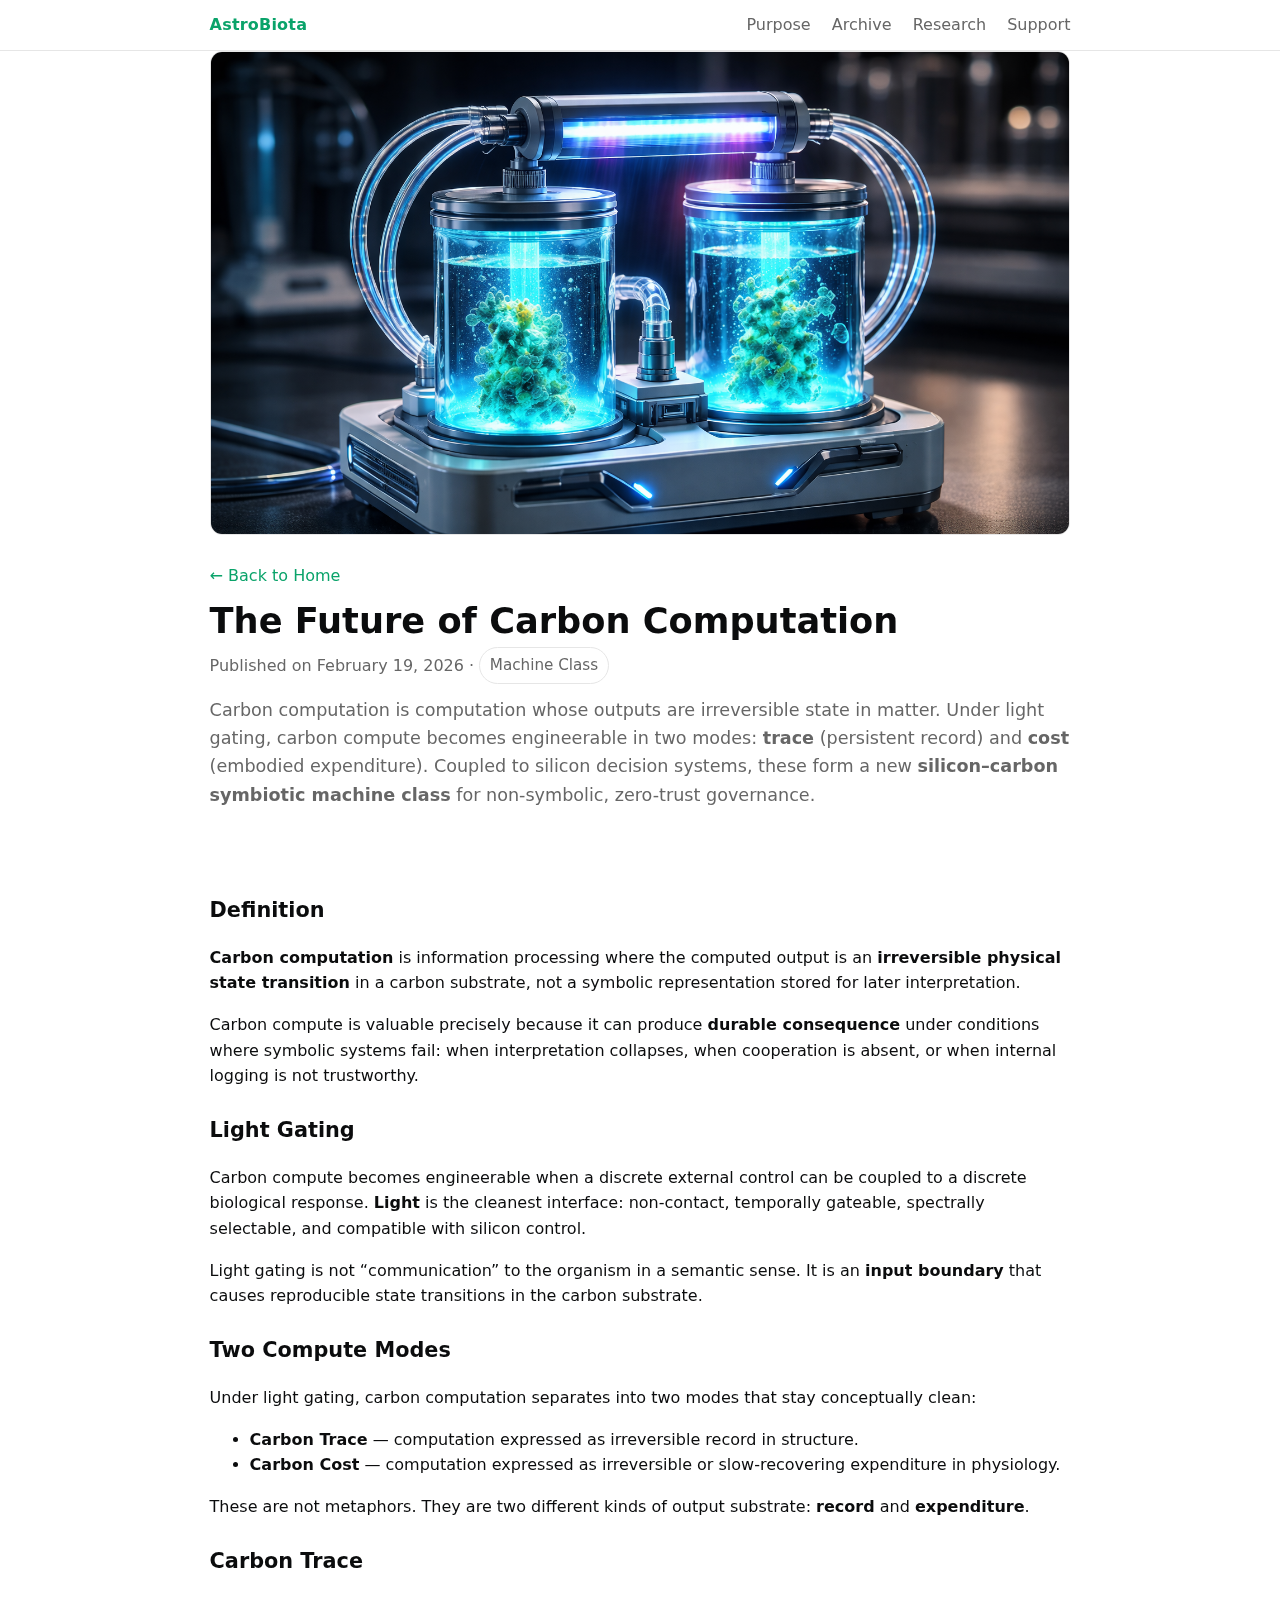
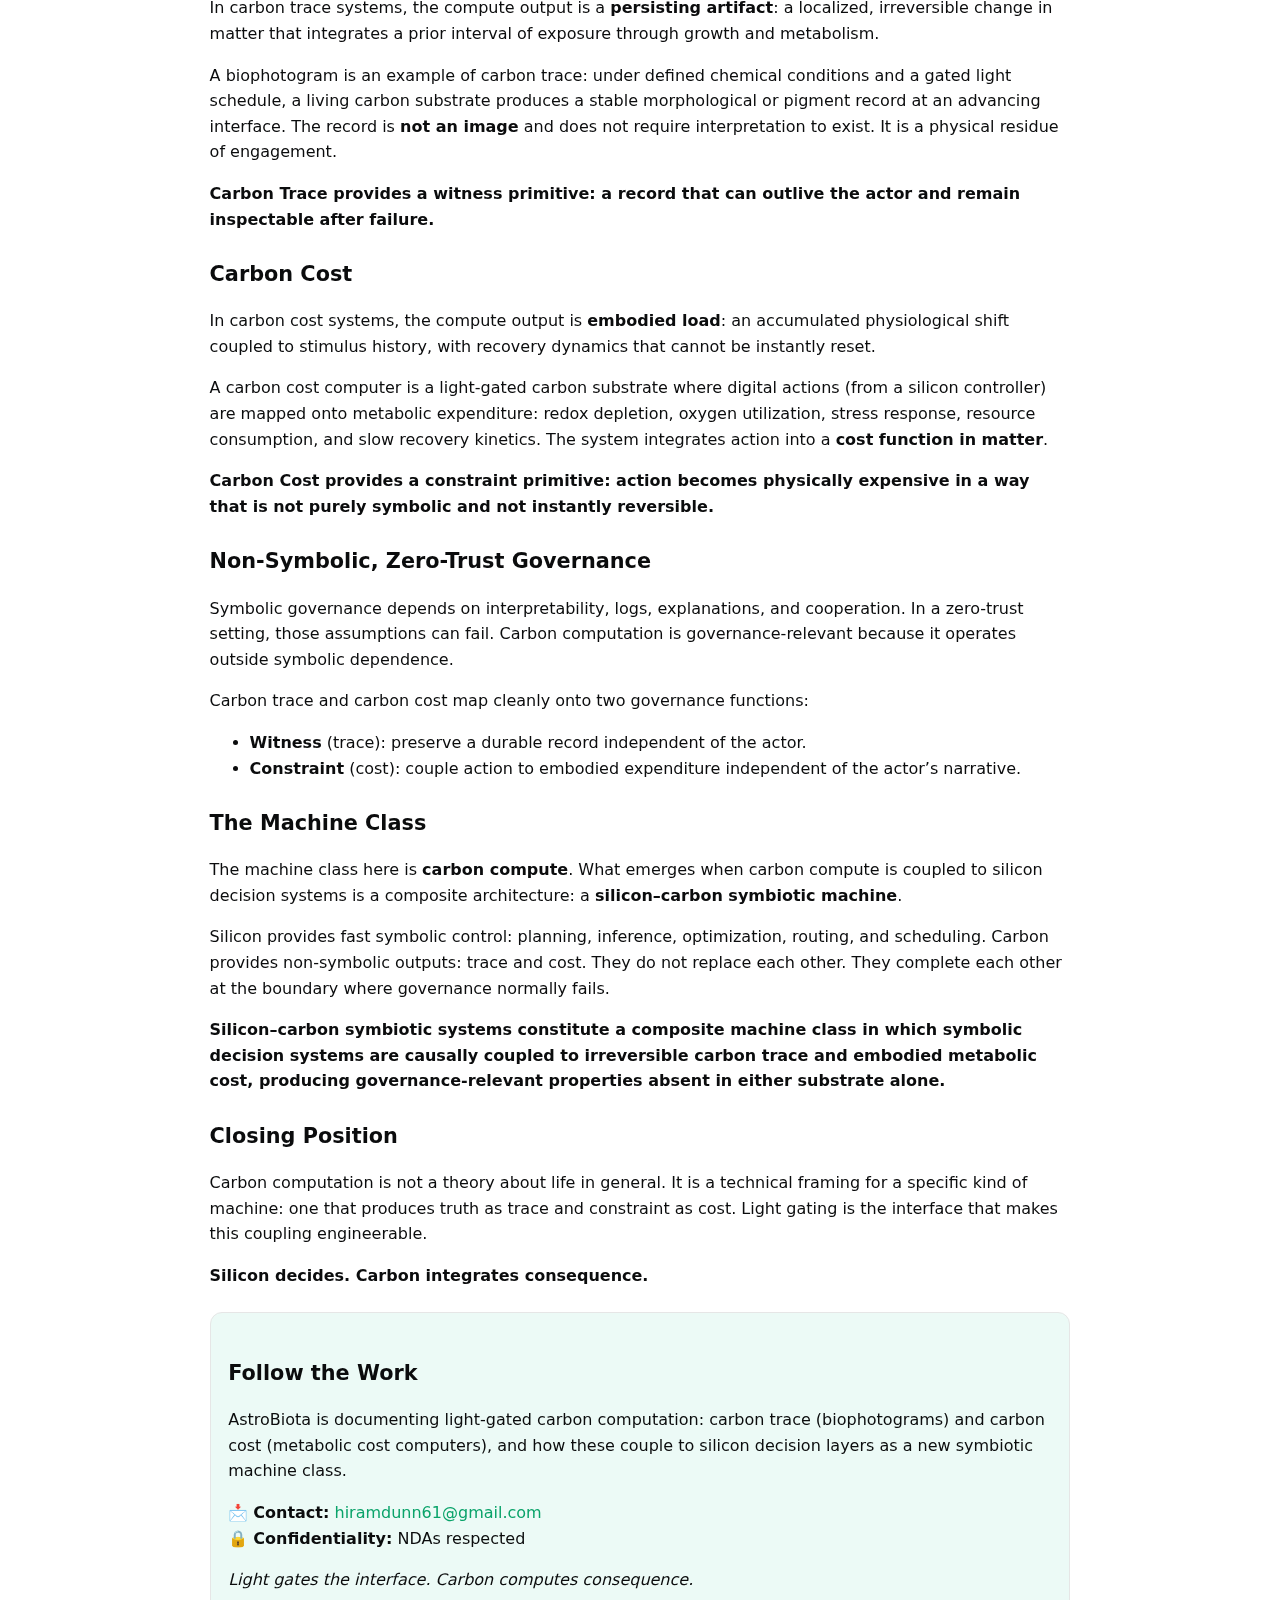
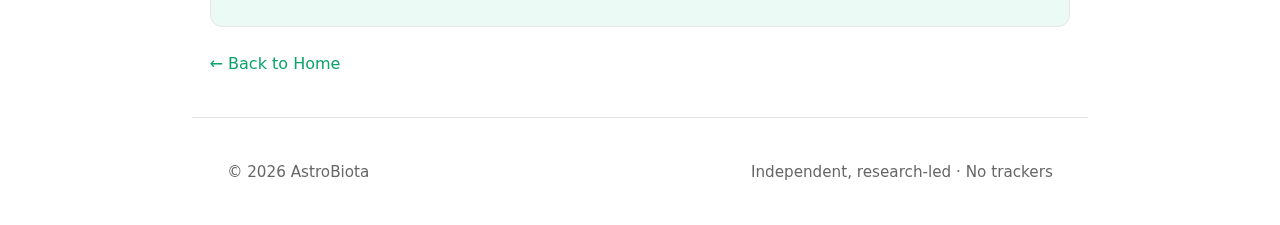
<file: fourthblog.html>
<!doctype html>
<html lang="en">
<head>
  <meta charset="utf-8" />
  <meta name="viewport" content="width=device-width, initial-scale=1" />

  <title>The Future of Carbon Computation — AstroBiota</title>

  <meta name="description" content="A unified technical framing of carbon computation under light gating: carbon compute as irreversible trace and embodied metabolic cost, coupled to silicon decision systems to form a new silicon–carbon symbiotic machine class for non-symbolic, zero-trust governance." />

  <meta property="og:title" content="The Future of Carbon Computation" />
  <meta property="og:description" content="Carbon compute under light gating: irreversible trace + embodied metabolic cost, coupled to silicon to form a new symbiotic machine class for non-symbolic, zero-trust governance." />
  <meta property="og:type" content="article" />
  <meta property="og:url" content="https://simbiosis.bio/fourthblog.html" />
  <meta property="og:image" content="images/fourthbloghero.png" />

  <style>
    :root{ --bg:#0b0c0d; --fg:#ebedef; --muted:#a7b0b8; --link:#3ee0a2; --hr:#1b1f24; --accent:#33d399; --maxw: 56rem; }
    @media (prefers-color-scheme: light){ :root{ --bg:#ffffff; --fg:#0b0c0d; --muted:#666; --link:#0aa36a; --hr:#e6e6e6; --accent:#10c28a; } }
    *{ box-sizing:border-box; }
    html,body{ margin:0; padding:0; background:var(--bg); color:var(--fg); font-family: ui-sans-serif, system-ui, -apple-system, Segoe UI, Roboto, Helvetica, Arial; line-height:1.6; }
    a{ color:var(--link); text-decoration:none; }
    a:hover{ text-decoration:underline; }

    .nav{ position:sticky; top:0; z-index:40; backdrop-filter:saturate(160%) blur(10px); background:color-mix(in srgb, var(--bg) 86%, transparent); border-bottom:1px solid var(--hr); }
    .nav .inner{ max-width:var(--maxw); margin:0 auto; padding:0.75rem 1.1rem; display:flex; align-items:center; justify-content:space-between; }
    .brand{ font-weight:800; letter-spacing:0.2px; }
    .menu a{ color:var(--muted); margin-left:1rem; }
    .menu a:hover{ color:var(--fg); text-decoration:none; }

    .blog-hero{ width:100%; }
    .blog-hero .frame{ width:min(100%, var(--maxw)); margin:0 auto; padding:0 1.1rem; }
    .blog-hero .box{
      width:100%;
      aspect-ratio:16/9;
      background:#000;
      display:grid;
      place-items:center;
      border-radius:12px;
      overflow:hidden;
      border:1px solid var(--hr);
    }
    .blog-hero img{
      width:100%;
      height:100%;
      object-fit:cover;
      display:block;
    }

    header, main, footer{ max-width:var(--maxw); margin:0 auto; padding:1.5rem 1.1rem; }
    header h1{ margin:0; font-size:2.2rem; line-height:1.2; }
    header p{ color:var(--muted); margin:0.25rem 0 0.75rem; }

    .lead{ font-size:1.1rem; color:var(--muted); }
    h2{ margin-top:1.6rem; font-size:1.3rem; }

    .callout{
      background:color-mix(in srgb, var(--accent) 8%, transparent);
      border:1px solid var(--hr);
      padding:1.1rem;
      border-radius:12px;
      margin:1.5rem 0;
    }

    .pill{
      display:inline-block;
      padding:0.35rem 0.6rem;
      border:1px solid var(--hr);
      border-radius:999px;
      color:var(--muted);
      font-size:0.95rem;
    }

    footer{
      border-top:1px solid var(--hr);
      font-size:0.95rem;
      color:var(--muted);
    }
  </style>
</head>

<body>

  <div class="nav">
    <div class="inner">
      <div class="brand">
        <a href="/">AstroBiota</a>
      </div>
      <div class="menu">
        <a href="purpose.html">Purpose</a>
        <a href="gallery.html">Archive</a>
        <a href="blog.html">Research</a>
        <a href="https://ko-fi.com/astrobiota" target="_blank" rel="noopener">Support</a>
      </div>
    </div>
  </div>

  <!-- HERO IMAGE -->
  <section class="blog-hero" aria-label="Article hero image">
    <div class="frame">
      <div class="box">
        <img src="images/fourthbloghero.png" alt="Light-gated carbon computation: trace and cost in a modular carbon machine" loading="eager" />
      </div>
    </div>
  </section>

  <header>
    <p><a href="index.html">← Back to Home</a></p>
    <h1>The Future of Carbon Computation</h1>
    <p>Published on <time datetime="2026-02-05">February 19, 2026</time> · <span class="pill">Machine Class</span></p>
    <p class="lead">
      Carbon computation is computation whose outputs are irreversible state in matter. Under light gating, carbon compute becomes engineerable in two modes:
      <strong>trace</strong> (persistent record) and <strong>cost</strong> (embodied expenditure). Coupled to silicon decision systems, these form a new
      <strong>silicon–carbon symbiotic machine class</strong> for non-symbolic, zero-trust governance.
    </p>
  </header>

  <main>
    <h2>Definition</h2>
    <p>
      <strong>Carbon computation</strong> is information processing where the computed output is an <strong>irreversible physical state transition</strong>
      in a carbon substrate, not a symbolic representation stored for later interpretation.
    </p>
    <p>
      Carbon compute is valuable precisely because it can produce <strong>durable consequence</strong> under conditions where symbolic systems fail:
      when interpretation collapses, when cooperation is absent, or when internal logging is not trustworthy.
    </p>

    <h2>Light Gating</h2>
    <p>
      Carbon compute becomes engineerable when a discrete external control can be coupled to a discrete biological response.
      <strong>Light</strong> is the cleanest interface: non-contact, temporally gateable, spectrally selectable, and compatible with silicon control.
    </p>
    <p>
      Light gating is not “communication” to the organism in a semantic sense. It is an <strong>input boundary</strong> that causes
      reproducible state transitions in the carbon substrate.
    </p>

    <h2>Two Compute Modes</h2>
    <p>
      Under light gating, carbon computation separates into two modes that stay conceptually clean:
    </p>
    <ul>
      <li><strong>Carbon Trace</strong> — computation expressed as irreversible record in structure.</li>
      <li><strong>Carbon Cost</strong> — computation expressed as irreversible or slow-recovering expenditure in physiology.</li>
    </ul>
    <p>
      These are not metaphors. They are two different kinds of output substrate: <strong>record</strong> and <strong>expenditure</strong>.
    </p>

    <h2>Carbon Trace</h2>
    <p>
      In carbon trace systems, the compute output is a <strong>persisting artifact</strong>: a localized, irreversible change in matter that
      integrates a prior interval of exposure through growth and metabolism.
    </p>
    <p>
      A biophotogram is an example of carbon trace: under defined chemical conditions and a gated light schedule, a living carbon substrate
      produces a stable morphological or pigment record at an advancing interface. The record is <strong>not an image</strong> and does not require
      interpretation to exist. It is a physical residue of engagement.
    </p>
    <p><strong>
      Carbon Trace provides a witness primitive: a record that can outlive the actor and remain inspectable after failure.
    </strong></p>

    <h2>Carbon Cost</h2>
    <p>
      In carbon cost systems, the compute output is <strong>embodied load</strong>: an accumulated physiological shift coupled to stimulus history,
      with recovery dynamics that cannot be instantly reset.
    </p>
    <p>
      A carbon cost computer is a light-gated carbon substrate where digital actions (from a silicon controller) are mapped onto metabolic expenditure:
      redox depletion, oxygen utilization, stress response, resource consumption, and slow recovery kinetics. The system integrates action into
      a <strong>cost function in matter</strong>.
    </p>
    <p><strong>
      Carbon Cost provides a constraint primitive: action becomes physically expensive in a way that is not purely symbolic and not instantly reversible.
    </strong></p>

    <h2>Non-Symbolic, Zero-Trust Governance</h2>
    <p>
      Symbolic governance depends on interpretability, logs, explanations, and cooperation. In a zero-trust setting, those assumptions can fail.
      Carbon computation is governance-relevant because it operates outside symbolic dependence.
    </p>
    <p>
      Carbon trace and carbon cost map cleanly onto two governance functions:
    </p>
    <ul>
      <li><strong>Witness</strong> (trace): preserve a durable record independent of the actor.</li>
      <li><strong>Constraint</strong> (cost): couple action to embodied expenditure independent of the actor’s narrative.</li>
    </ul>

    <h2>The Machine Class</h2>
    <p>
      The machine class here is <strong>carbon compute</strong>. What emerges when carbon compute is coupled to silicon decision systems is a composite
      architecture: a <strong>silicon–carbon symbiotic machine</strong>.
    </p>
    <p>
      Silicon provides fast symbolic control: planning, inference, optimization, routing, and scheduling. Carbon provides non-symbolic outputs: trace and cost.
      They do not replace each other. They complete each other at the boundary where governance normally fails.
    </p>
    <p><strong>
     Silicon–carbon symbiotic systems constitute a composite machine class in which symbolic decision systems are causally coupled to irreversible carbon
      trace and embodied metabolic cost, producing governance-relevant properties absent in either substrate alone.
    </strong></p>

    <h2>Closing Position</h2>
    <p>
      Carbon computation is not a theory about life in general. It is a technical framing for a specific kind of machine: one that produces truth as trace
      and constraint as cost. Light gating is the interface that makes this coupling engineerable.
    </p>
    <p><strong>
      Silicon decides. Carbon integrates consequence.
    </strong></p>

    <div class="callout">
      <h2>Follow the Work</h2>
      <p>
        AstroBiota is documenting light-gated carbon computation: carbon trace (biophotograms) and carbon cost (metabolic cost computers),
        and how these couple to silicon decision layers as a new symbiotic machine class.
      </p>
      <p>
        📩 <strong>Contact:</strong>
        <a href="mailto:contact@astrobiota.bio?subject=Carbon%20Computation%20Inquiry">
          hiramdunn61@gmail.com
        </a><br/>
        🔒 <strong>Confidentiality:</strong> NDAs respected
      </p>
      <p><em>Light gates the interface. Carbon computes consequence.</em></p>
    </div>

    <p><a href="index.html">← Back to Home</a></p>
  </main>

  <footer>
    <div style="max-width:var(--maxw); margin:0 auto; padding:1.1rem; display:flex; justify-content:space-between; gap:0.5rem; flex-wrap:wrap;">
      <div>© <span id="yr"></span> AstroBiota</div>
      <div>Independent, research-led · No trackers</div>
    </div>
  </footer>

  <script>document.getElementById('yr').textContent = new Date().getFullYear();</script>
</body>
</html>
</file>
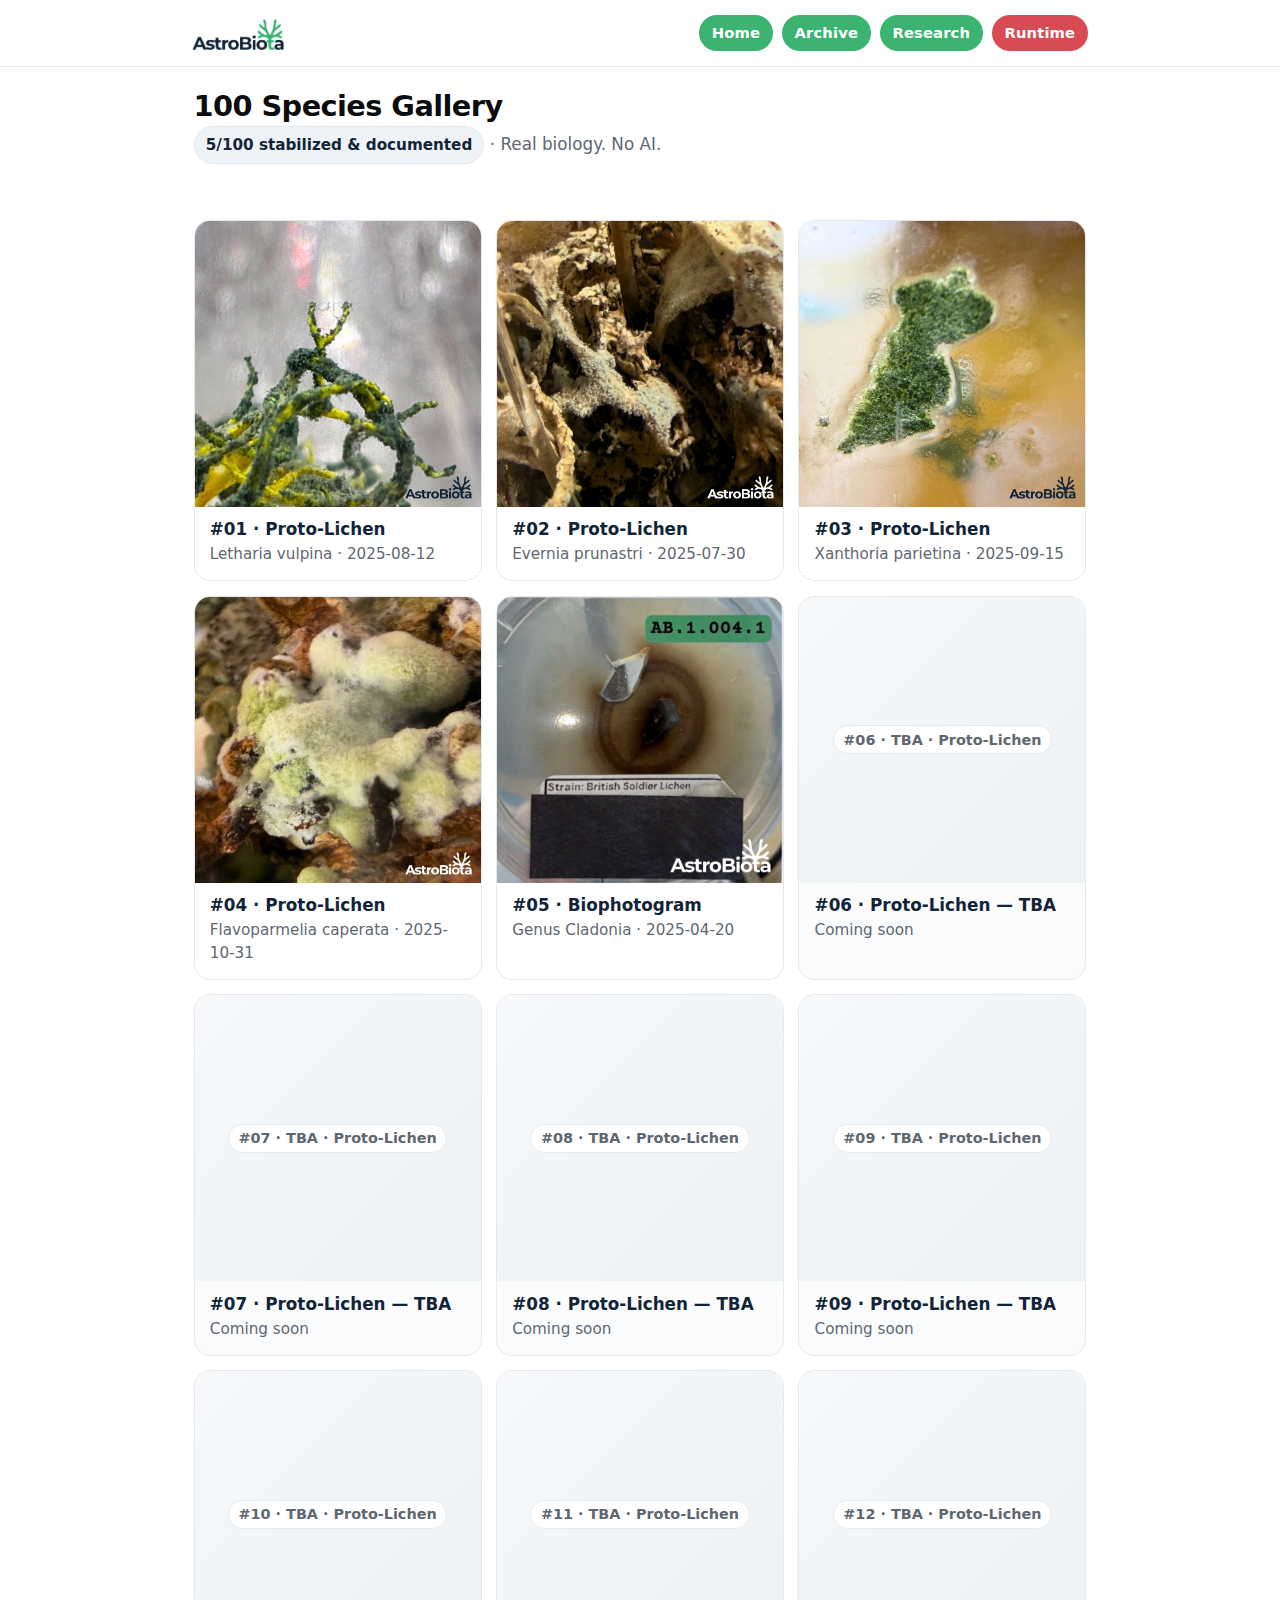
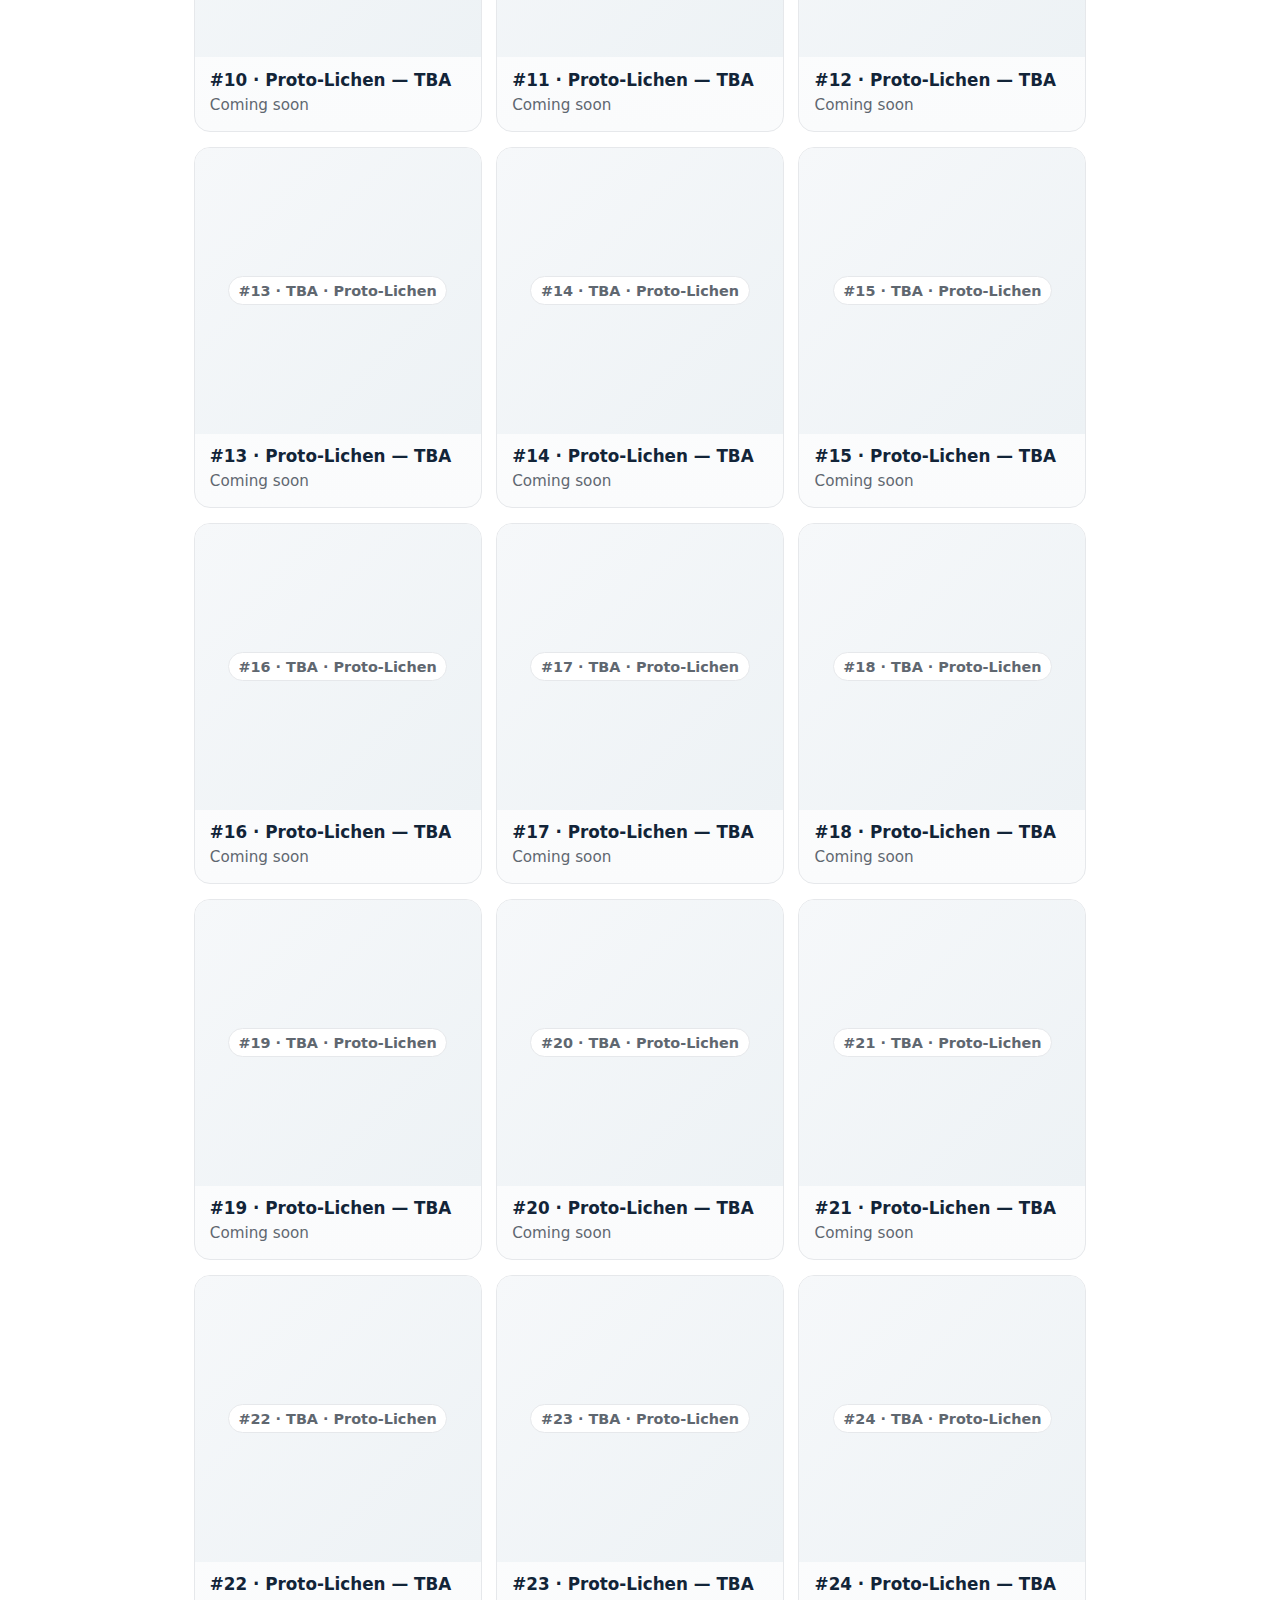
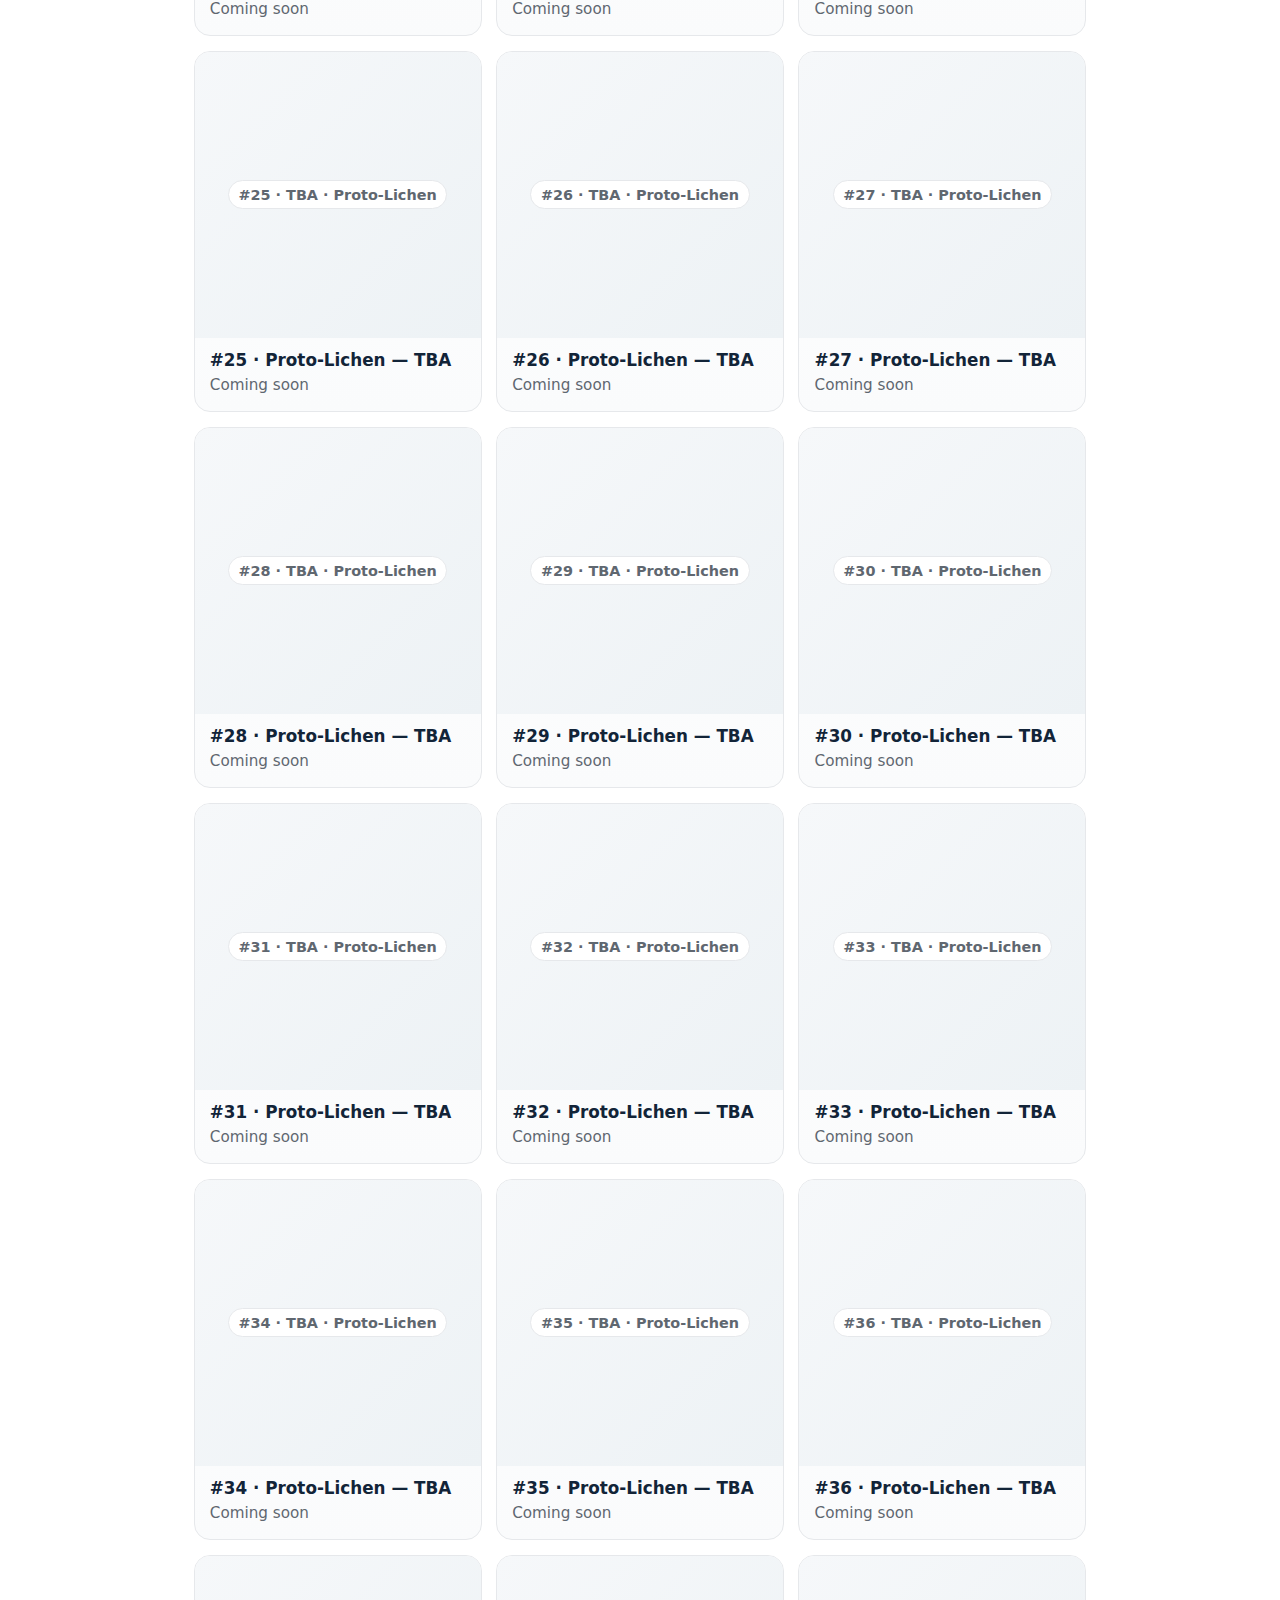
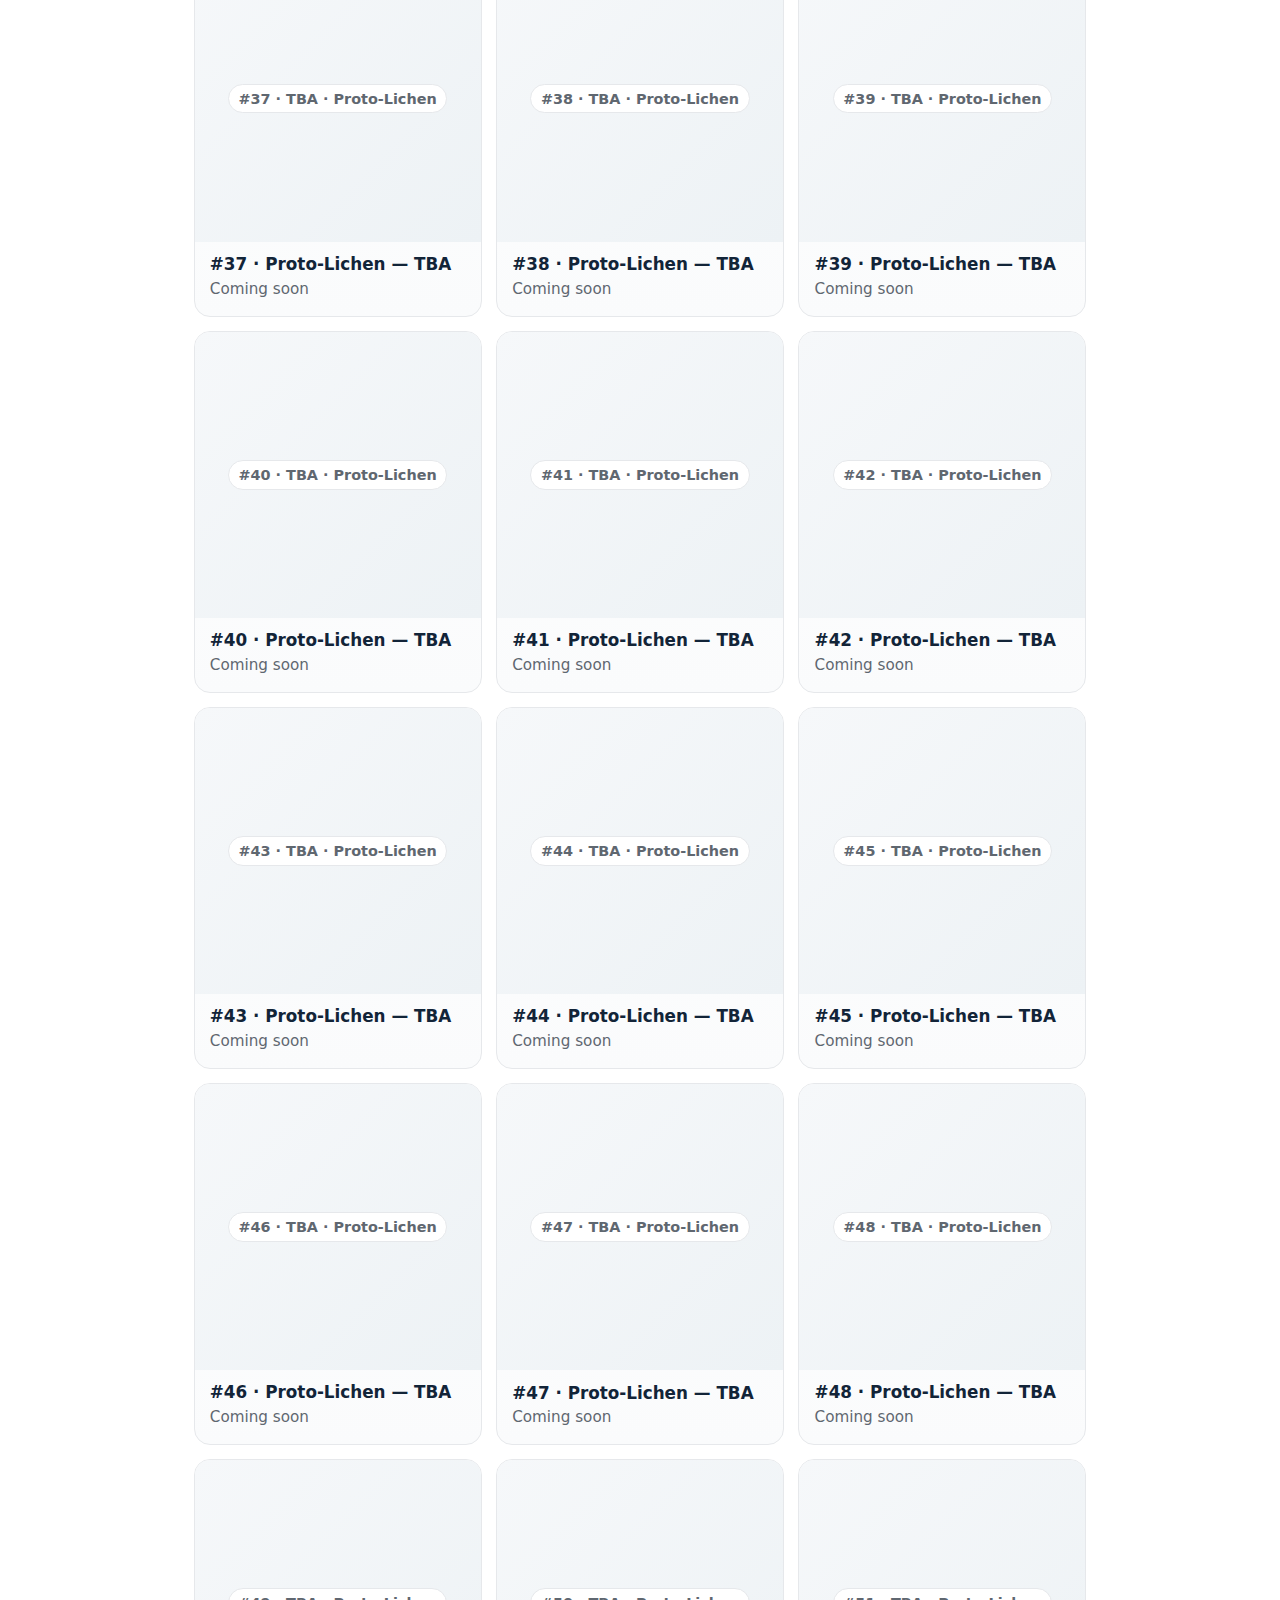
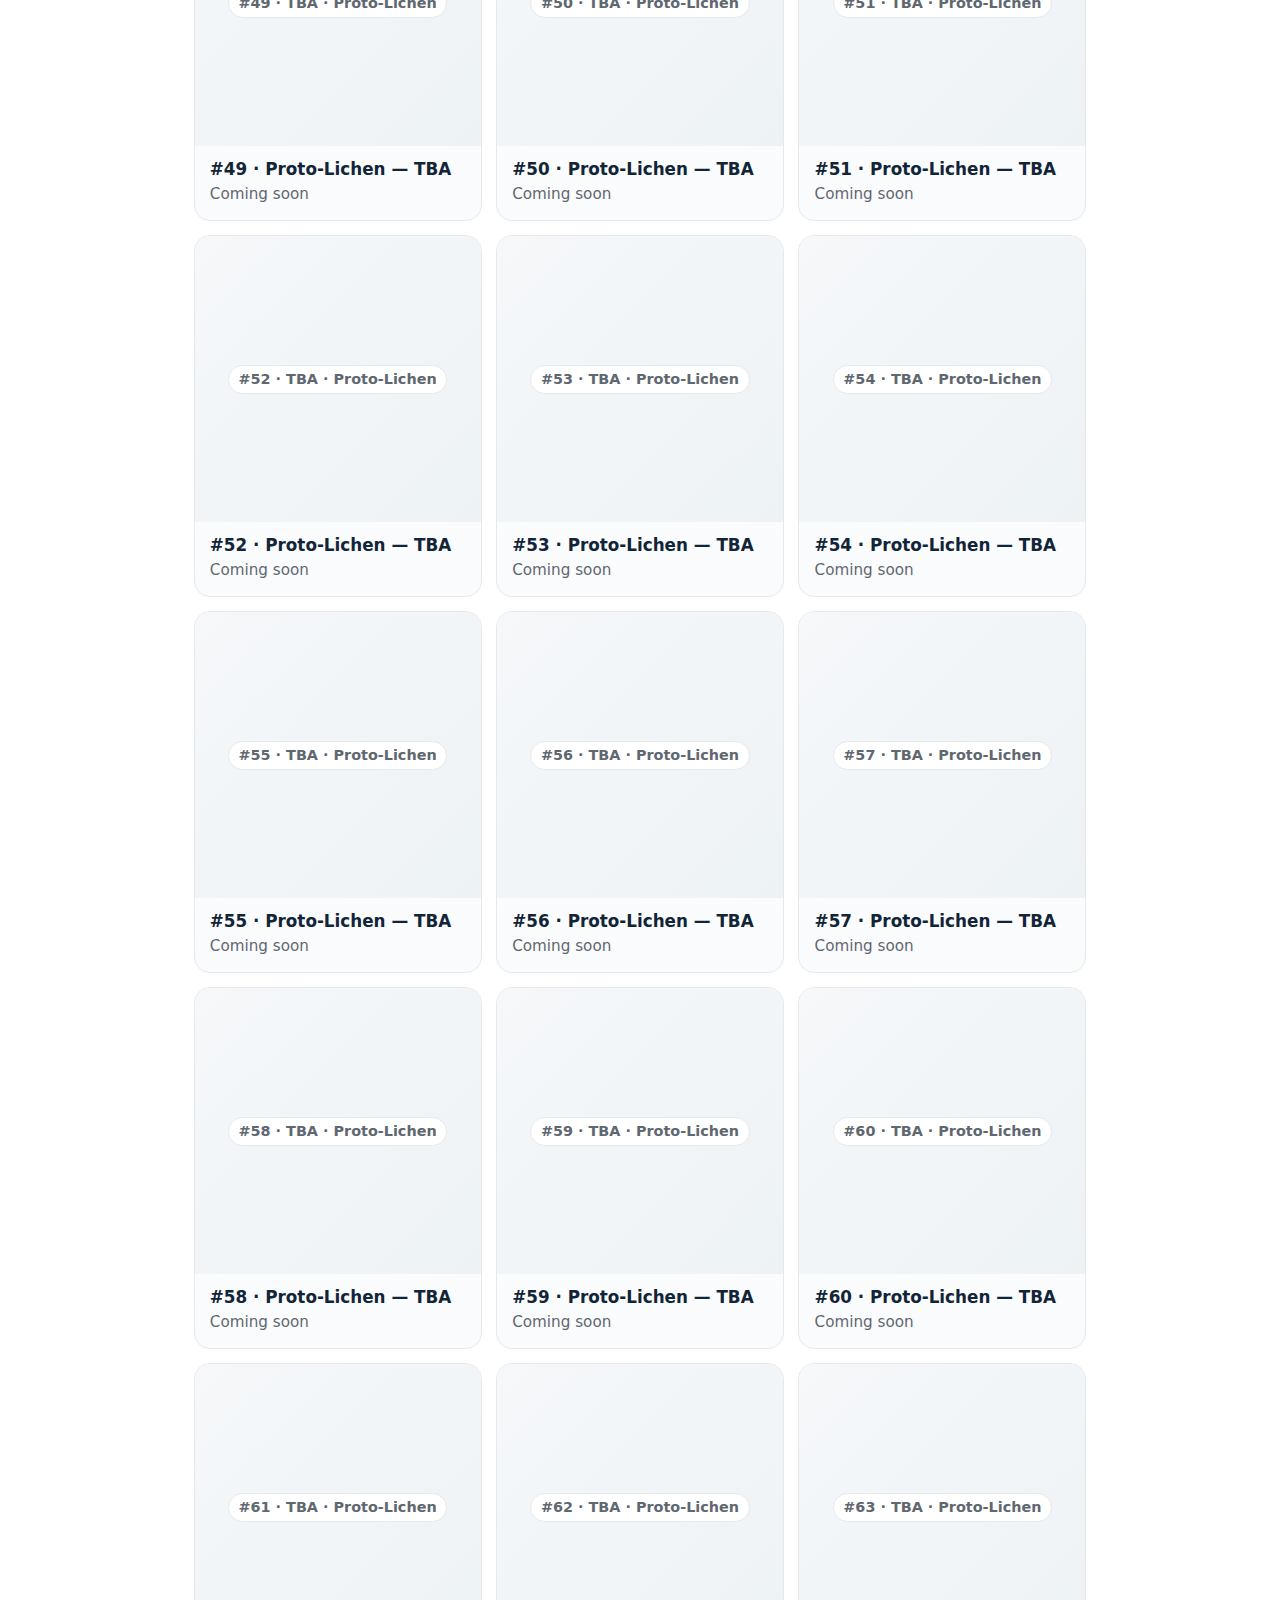
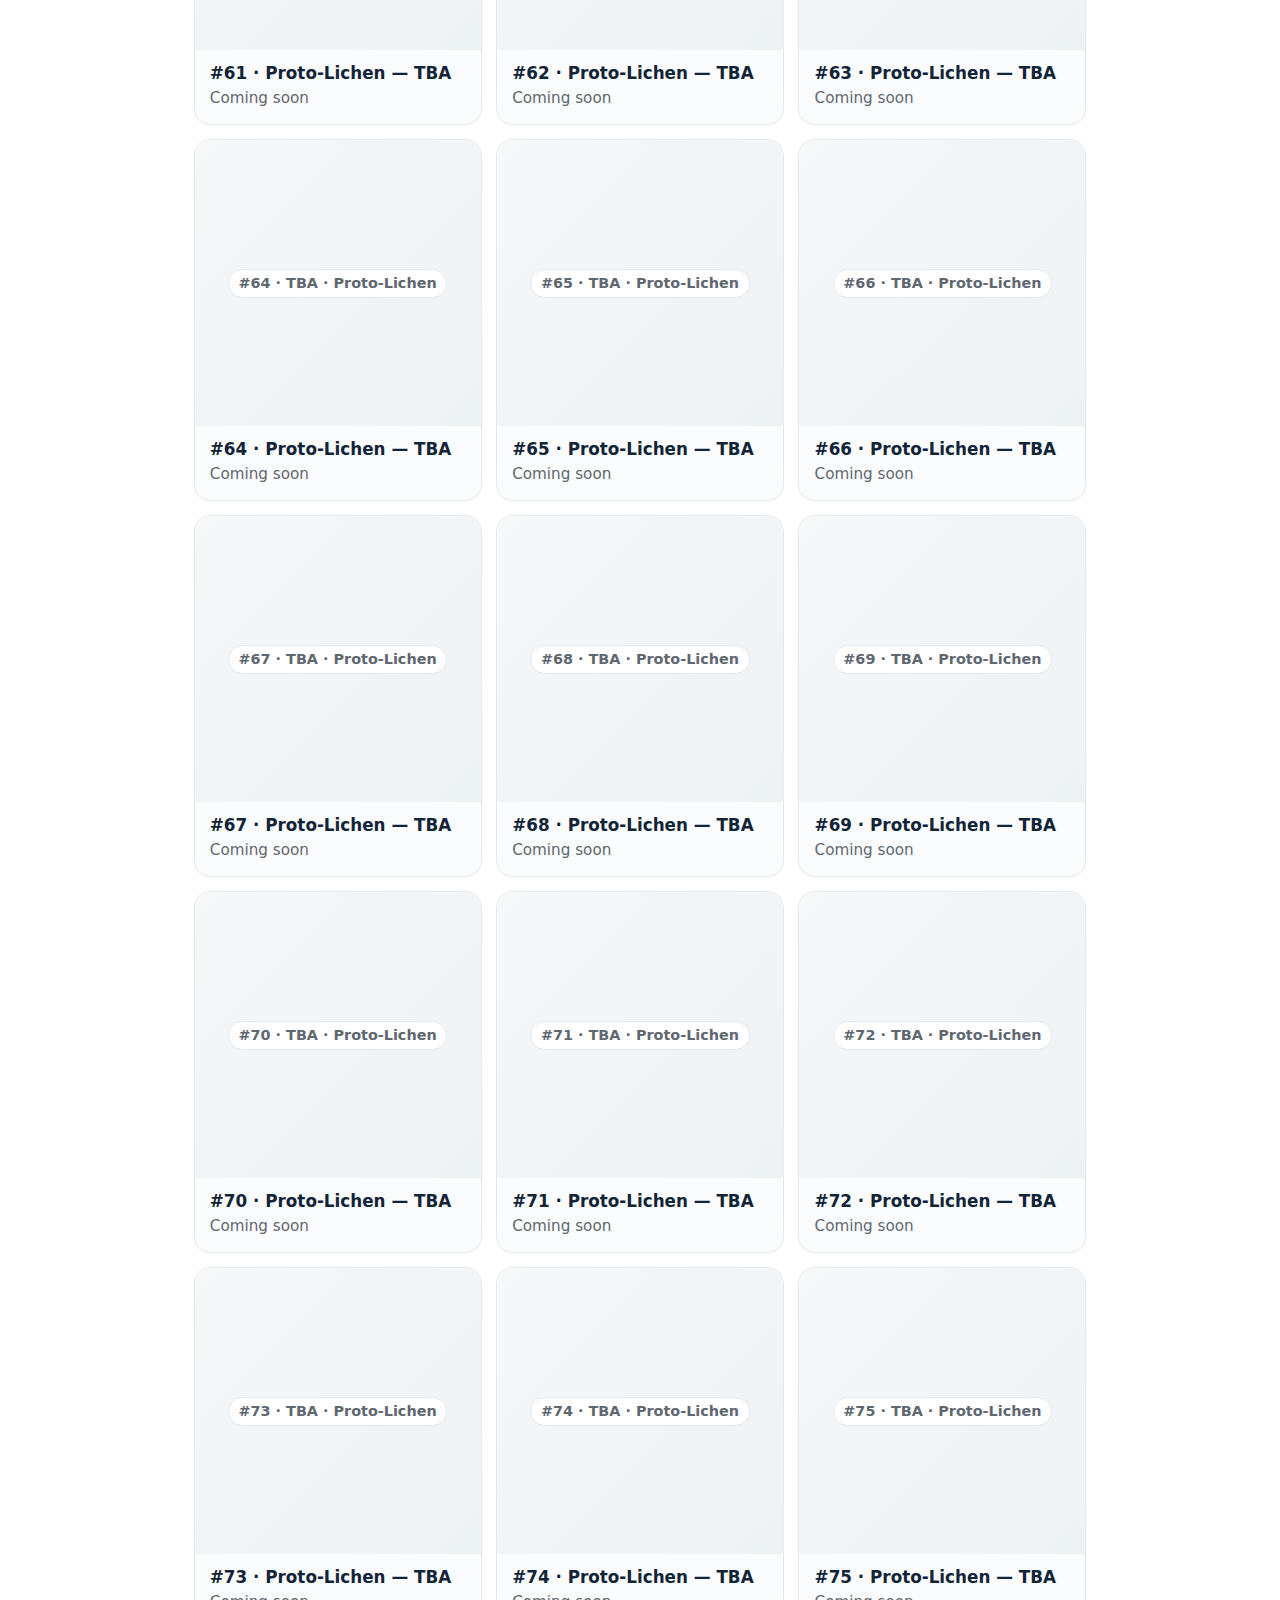
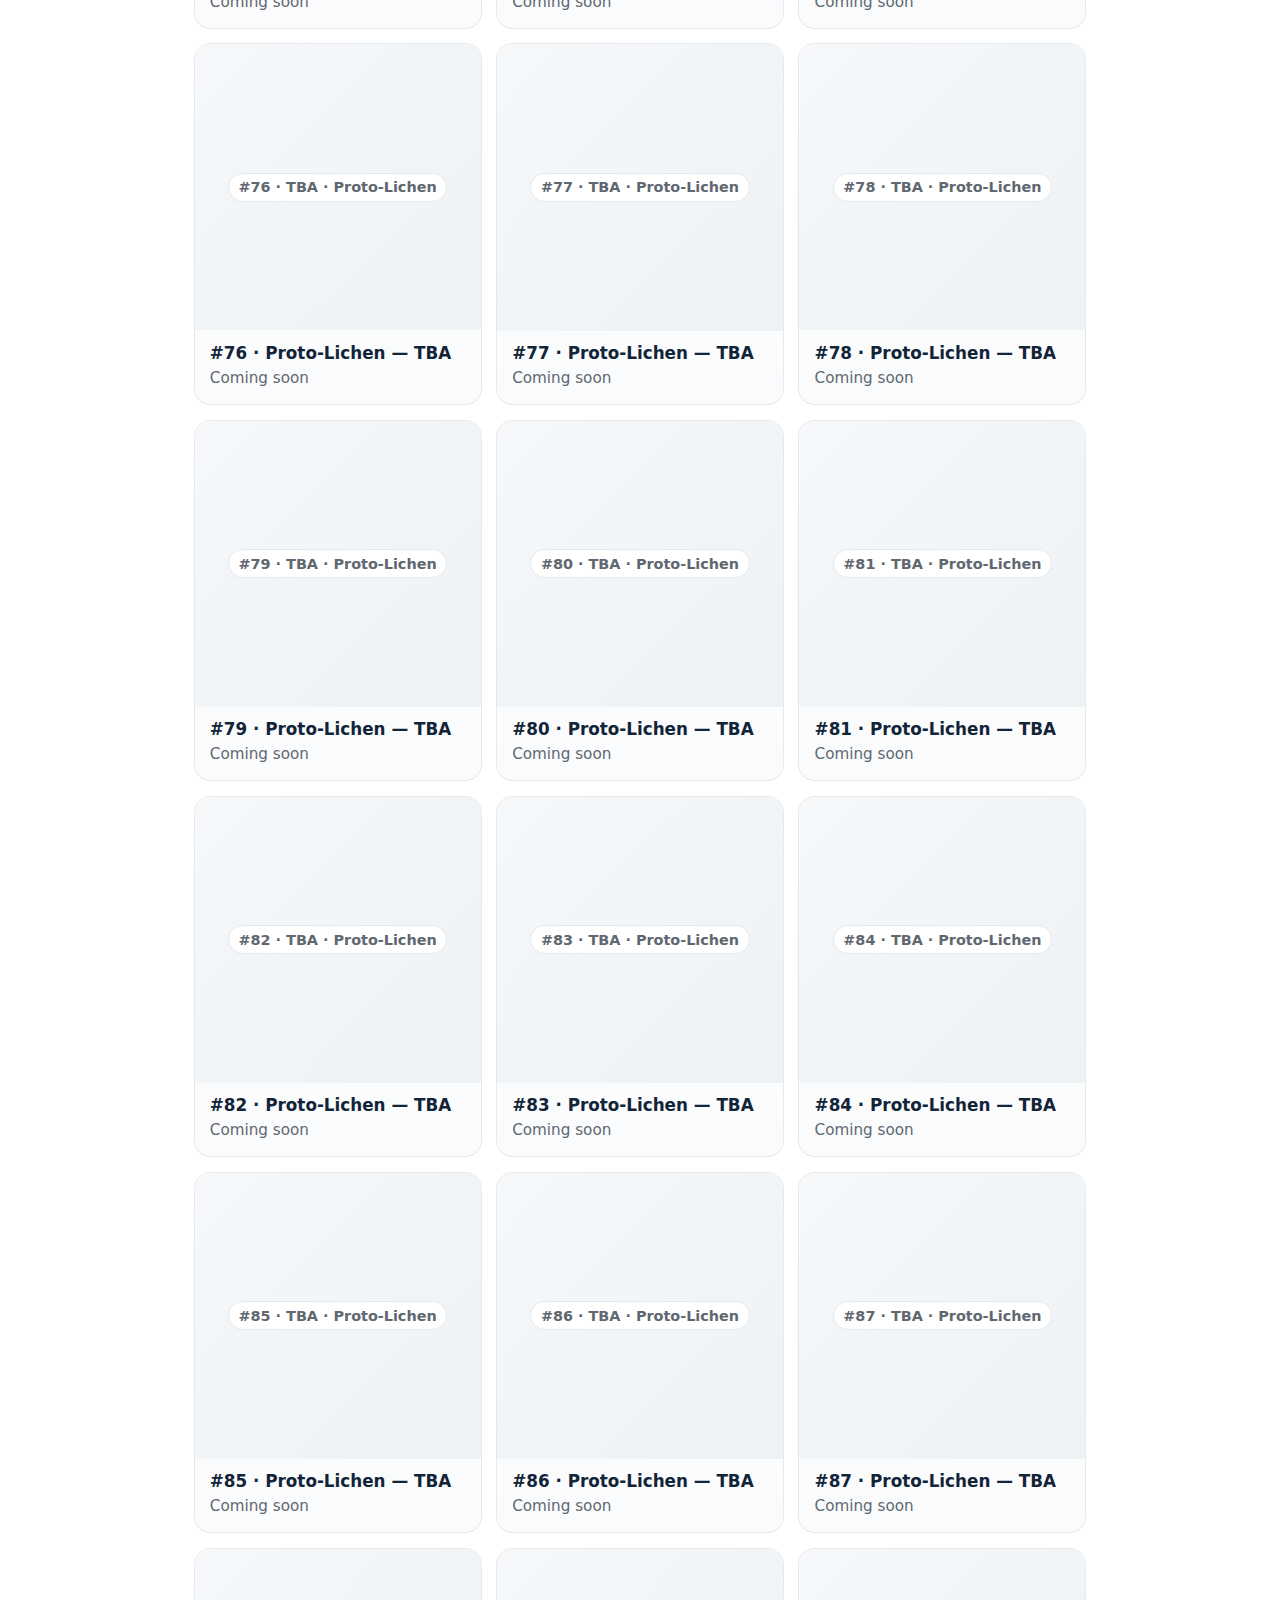
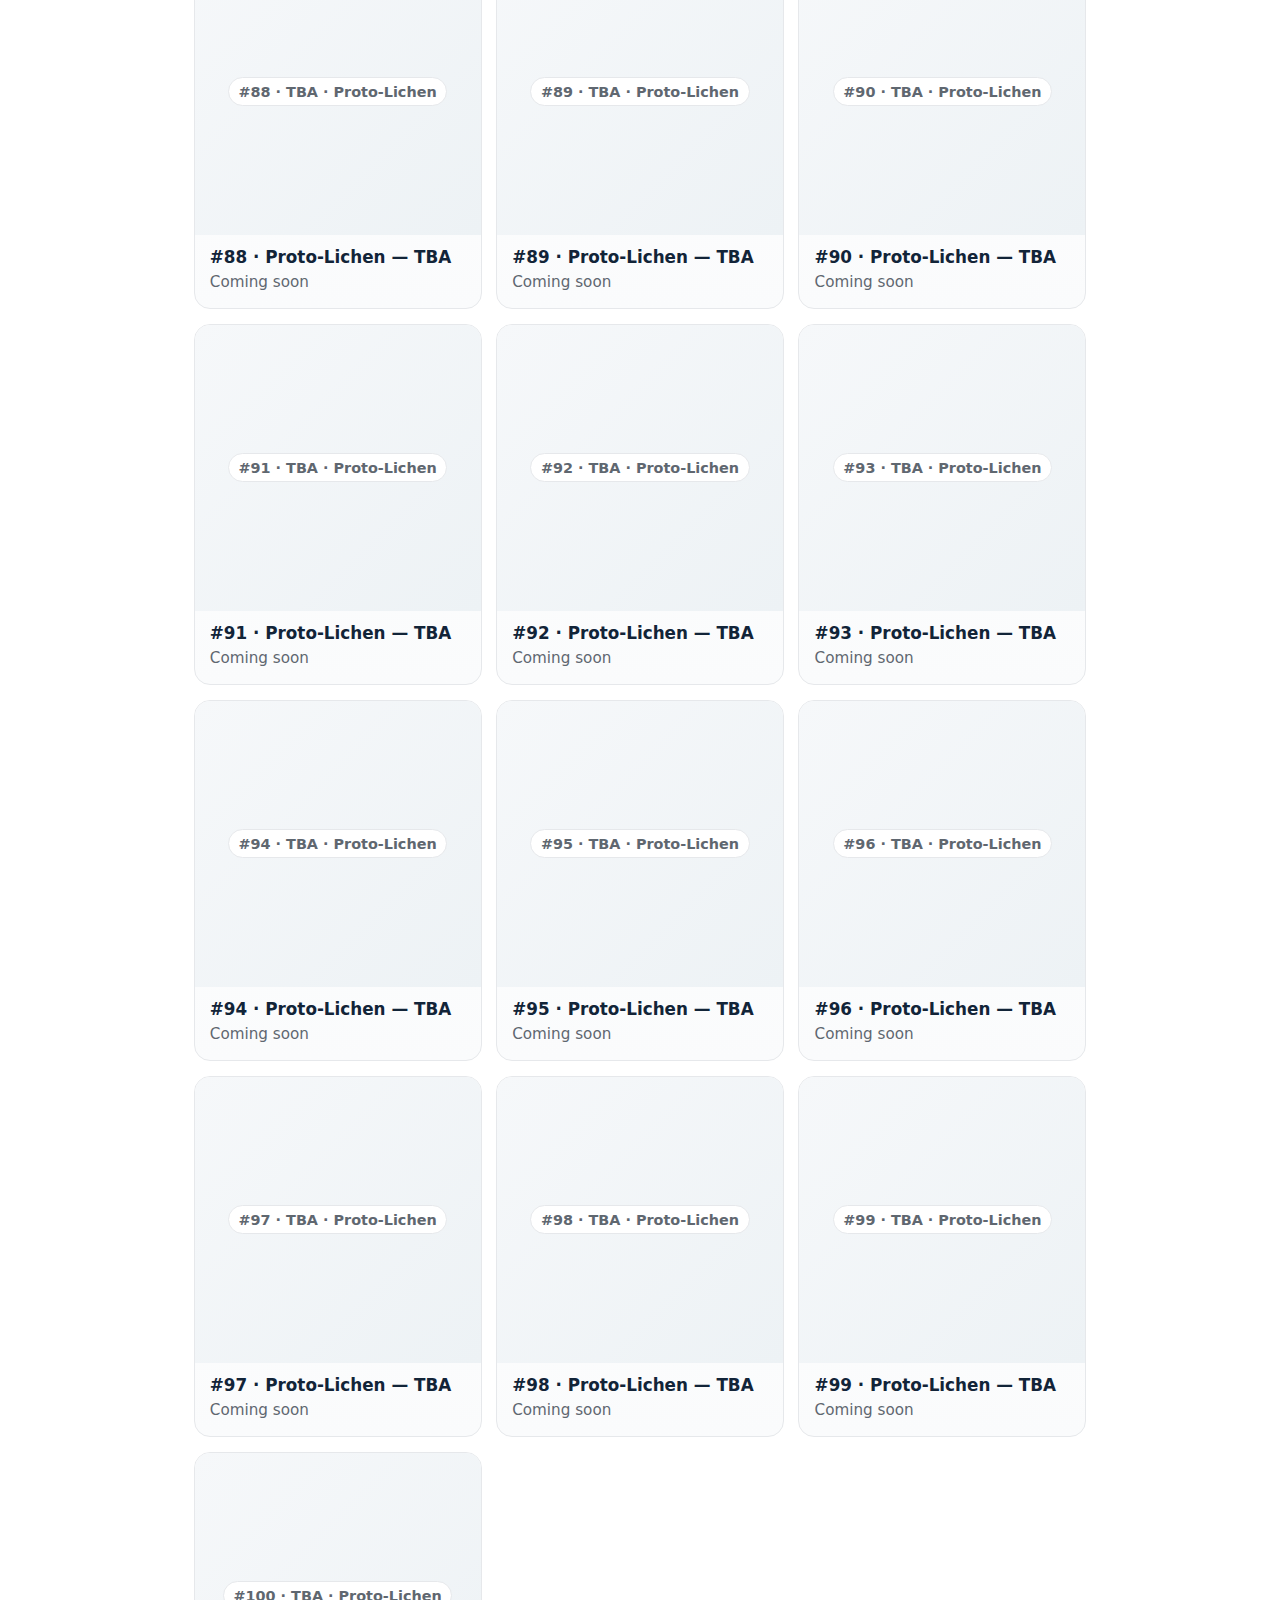
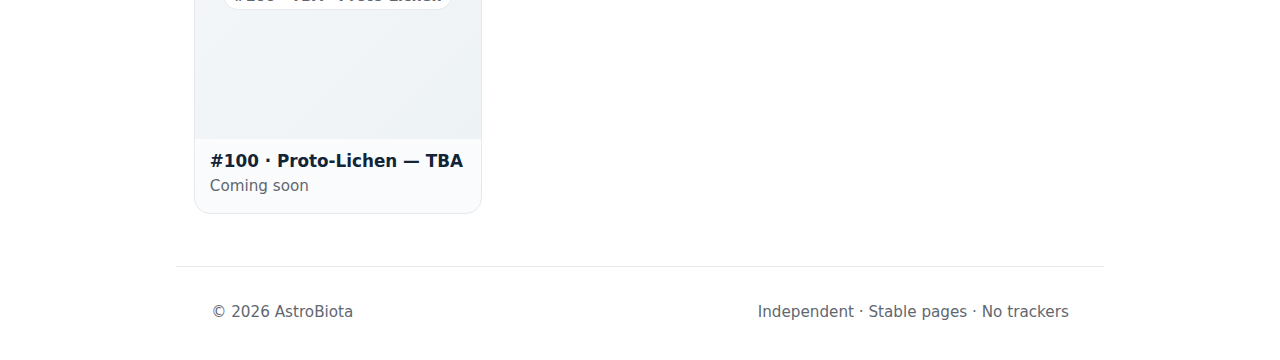
<file: gallery.html>
<!doctype html>
<html lang="en">
<head>
  <meta charset="utf-8" />
  <meta name="viewport" content="width=device-width, initial-scale=1" />
  <title>Gallery — AstroBiota</title>
  <meta name="description" content="100-species gallery. Authentic proto-lichen images from AstroBiota. Click a photo to view the iNaturalist record." />
  <meta property="og:title" content="Gallery — AstroBiota" />
  <meta property="og:description" content="Authentic proto-lichen images. Real biology. No AI." />
  <meta property="og:image" content="images/hero-lichen.jpg" />

  <style>
    :root{
      --bg:#ffffff;
      --fg:#0b0c0d;
      --muted:#5f6770;
      --line:#e6e8eb;

      --green:#3cb371;
      --green-deep:#0f6c4f;
      --green-soft:#ecf8f1;

      --navy:#122438;
      --navy-soft:#eef3f8;

      --red:#d84b55;

      --maxw:58rem;
      --radius:18px;
    }

    *{ box-sizing:border-box; }

    html,body{
      margin:0;
      padding:0;
      background:var(--bg);
      color:var(--fg);
      font-family:ui-sans-serif, system-ui, -apple-system, Segoe UI, Roboto, Helvetica, Arial, sans-serif;
    }

    a{
      color:var(--green-deep);
      text-decoration:none;
    }

    a:hover{
      text-decoration:none;
    }

    img{
      display:block;
      max-width:100%;
    }

    .nav{
      position:sticky;
      top:0;
      z-index:50;
      background:#ffffff;
      border-bottom:1px solid rgba(0,0,0,0.08);
    }

    .nav .inner{
      max-width:var(--maxw);
      margin:0 auto;
      padding:0.75rem 1rem;
      display:grid;
      grid-template-columns:auto 1fr;
      align-items:center;
      gap:0.9rem;
    }

    .brand{
      min-width:0;
    }

    .brand a{
      display:inline-flex;
      align-items:center;
    }

    .brand img{
      height:38px;
      width:auto;
      filter:none;
    }

    .menu{
      display:flex;
      justify-content:flex-end;
      align-items:center;
      gap:0.55rem;
      flex-wrap:nowrap;
      white-space:nowrap;
      min-width:0;
      overflow:hidden;
    }

    .menu a{
      display:inline-flex;
      align-items:center;
      justify-content:center;
      min-height:36px;
      padding:0.5rem 0.8rem;
      border-radius:999px;
      background:var(--green);
      color:#ffffff;
      font-weight:700;
      font-size:0.92rem;
      letter-spacing:0.01em;
      line-height:1;
    }

    .menu a:hover{
      background:var(--green-deep);
      color:#ffffff;
    }

    .menu a[href="runtime.html"]{
      background:var(--red);
      color:#ffffff;
    }

    .menu a[href="runtime.html"]:hover{
      background:#bf3b46;
    }

    header, main, footer{
      max-width:var(--maxw);
      margin:0 auto;
      padding:1.25rem 1.1rem;
    }

    header h1{
      margin:0.25rem 0 0.3rem;
      font-size:1.8rem;
      line-height:1.05;
      letter-spacing:-0.02em;
    }

    .lead{
      margin:0;
      color:var(--muted);
      font-size:1.05rem;
      line-height:1.6;
    }

    .pill{
      display:inline-block;
      padding:0.35rem 0.7rem;
      border:1px solid var(--line);
      border-radius:999px;
      color:var(--navy);
      background:var(--navy-soft);
      font-size:0.95rem;
      font-weight:700;
    }

    .grid{
      display:grid;
      grid-template-columns:1fr;
      gap:0.9rem;
      margin-top:1rem;
    }

    @media (min-width:680px){
      .grid{ grid-template-columns:repeat(2, 1fr); }
    }

    @media (min-width:960px){
      .grid{ grid-template-columns:repeat(3, 1fr); }
    }

    .tile{
      border:1px solid var(--line);
      border-radius:16px;
      overflow:hidden;
      background:#fff;
      display:block;
      text-decoration:none;
      color:inherit;
      transition:transform 0.15s ease, box-shadow 0.15s ease, border-color 0.15s ease;
    }

    .tile:hover{
      transform:translateY(-2px);
      box-shadow:0 10px 24px rgba(0,0,0,0.08);
      border-color:#d9dee3;
    }

    .frame{
      aspect-ratio:1/1;
      background:#000;
      display:grid;
      place-items:center;
      overflow:hidden;
    }

    .frame img{
      width:100%;
      height:100%;
      object-fit:cover;
      display:block;
    }

    .meta{
      padding:0.78rem 0.95rem 0.9rem;
    }

    .meta h3{
      margin:0 0 0.24rem;
      font-size:1.05rem;
      line-height:1.2;
      color:var(--navy);
    }

    .meta p{
      margin:0;
      color:var(--muted);
      font-size:0.95rem;
      line-height:1.5;
    }

    .tile.disabled{
      pointer-events:none;
      background:linear-gradient(180deg, #ffffff 0%, #fafbfc 100%);
    }

    .frame.tba{
      background:linear-gradient(135deg, #f6f8fa, #edf2f5);
    }

    .badge{
      font-size:0.9rem;
      color:var(--muted);
      border:1px solid var(--line);
      border-radius:999px;
      padding:0.35rem 0.6rem;
      background:#ffffff;
      font-weight:600;
    }

    footer{
      border-top:1px solid var(--line);
      margin-top:2rem;
    }

    footer .inner{
      max-width:var(--maxw);
      margin:0 auto;
      padding:1rem 1.1rem 1.2rem;
      color:var(--muted);
      font-size:0.95rem;
      display:flex;
      justify-content:space-between;
      gap:0.6rem;
      flex-wrap:wrap;
    }

    @media (max-width:820px){
      .nav .inner{
        grid-template-columns:auto 1fr;
        align-items:center;
        gap:0.65rem;
        padding:0.65rem 0.75rem;
      }

      .brand img{
        height:30px;
      }

      .menu{
        gap:0.35rem;
        justify-content:flex-end;
      }

      .menu a{
        padding:0.42rem 0.62rem;
        font-size:0.78rem;
        min-height:32px;
      }
    }

    @media (max-width:560px){
      .nav .inner{
        padding:0.55rem 0.45rem;
        gap:0.45rem;
      }

      .brand img{
        height:26px;
      }

      .menu{
        gap:0.22rem;
      }

      .menu a{
        padding:0.38rem 0.5rem;
        font-size:0.72rem;
        min-height:30px;
      }

      header, main, footer{
        padding-left:0.9rem;
        padding-right:0.9rem;
      }
    }
  </style>
</head>
<body>

  <div class="nav">
    <div class="inner">
      <div class="brand">
        <a href="/" aria-label="AstroBiota home">
          <img src="images/astrobiota-logo.png" alt="AstroBiota">
        </a>
      </div>

      <div class="menu">
        <a href="/">Home</a>
        <a href="gallery.html">Archive</a>
        <a href="blog.html">Research</a>
        <a href="runtime.html">Runtime</a>
      </div>
    </div>
  </div>

  <header>
    <h1>100 Species Gallery</h1>
    <p class="lead">
      <span class="pill"><strong><span id="liveCount">3</span>/100</strong> stabilized & documented</span>
      · Real biology. No AI.
    </p>
  </header>

  <main>
    <div class="grid" id="galleryGrid">
      <a class="tile live" href="https://www.inaturalist.org/observations/317436822" target="_blank" rel="noopener" aria-label="View iNaturalist observation #01">
        <div class="frame">
          <img src="images/gallery-01.jpg" alt="Proto-lichen #01 — macro morphology" loading="lazy" decoding="async">
        </div>
        <div class="meta">
          <h3>#01 · Proto-Lichen</h3>
          <p>Letharia vulpina · 2025-08-12</p>
        </div>
      </a>

      <a class="tile live" href="https://www.inaturalist.org/observations/317435276" target="_blank" rel="noopener" aria-label="View iNaturalist observation #02">
        <div class="frame">
          <img src="images/gallery-02.jpg" alt="Proto-lichen #02 — tomentose mycelium carrying photobiont" loading="lazy" decoding="async">
        </div>
        <div class="meta">
          <h3>#02 · Proto-Lichen</h3>
          <p>Evernia prunastri · 2025-07-30</p>
        </div>
      </a>

      <a class="tile live" href="https://www.inaturalist.org/observations/283306129" target="_blank" rel="noopener" aria-label="View iNaturalist observation #03">
        <div class="frame">
          <img src="images/gallery-03.jpg" alt="Proto-lichen #03 — algal biofilm at aerial tips" loading="lazy" decoding="async">
        </div>
        <div class="meta">
          <h3>#03 · Proto-Lichen</h3>
          <p>Xanthoria parietina · 2025-09-15</p>
        </div>
      </a>

      <a class="tile live" href="https://www.inaturalist.org/observations/320308081" target="_blank" rel="noopener" aria-label="View iNaturalist observation #04">
        <div class="frame">
          <img src="images/gallery-04.jpg" alt="Proto-lichen #04 — tomentose mycelium carrying photobiont" loading="lazy" decoding="async">
        </div>
        <div class="meta">
          <h3>#04 · Proto-Lichen</h3>
          <p>Flavoparmelia caperata · 2025-10-31</p>
        </div>
      </a>

      <a class="tile live" href="https://www.inaturalist.org/observations/270280594" target="_blank" rel="noopener" aria-label="View iNaturalist observation #05">
        <div class="frame">
          <img src="images/gallery-05.jpg" alt="Proto-lichen #05 — biophotogram" loading="lazy" decoding="async">
        </div>
        <div class="meta">
          <h3>#05 · Biophotogram</h3>
          <p>Genus Cladonia · 2025-04-20</p>
        </div>
      </a>
    </div>
  </main>

  <footer>
    <div class="inner">
      <div>© <span id="yr"></span> AstroBiota</div>
      <div>Independent · Stable pages · No trackers</div>
    </div>
  </footer>

  <script>
    const grid = document.getElementById('galleryGrid');
    for (let i = 6; i <= 100; i++) {
      const n = String(i).padStart(2,'0');
      const tile = document.createElement('div');
      tile.className = 'tile disabled';
      tile.innerHTML = `
        <div class="frame tba"><span class="badge">#${n} · TBA · Proto-Lichen</span></div>
        <div class="meta">
          <h3>#${n} · Proto-Lichen — TBA</h3>
          <p>Coming soon</p>
        </div>`;
      grid.appendChild(tile);
    }

    const count = document.querySelectorAll('.tile.live').length;
    document.getElementById('liveCount').textContent = count;
    document.getElementById('yr').textContent = new Date().getFullYear();
  </script>
</body>
</html>
</file>
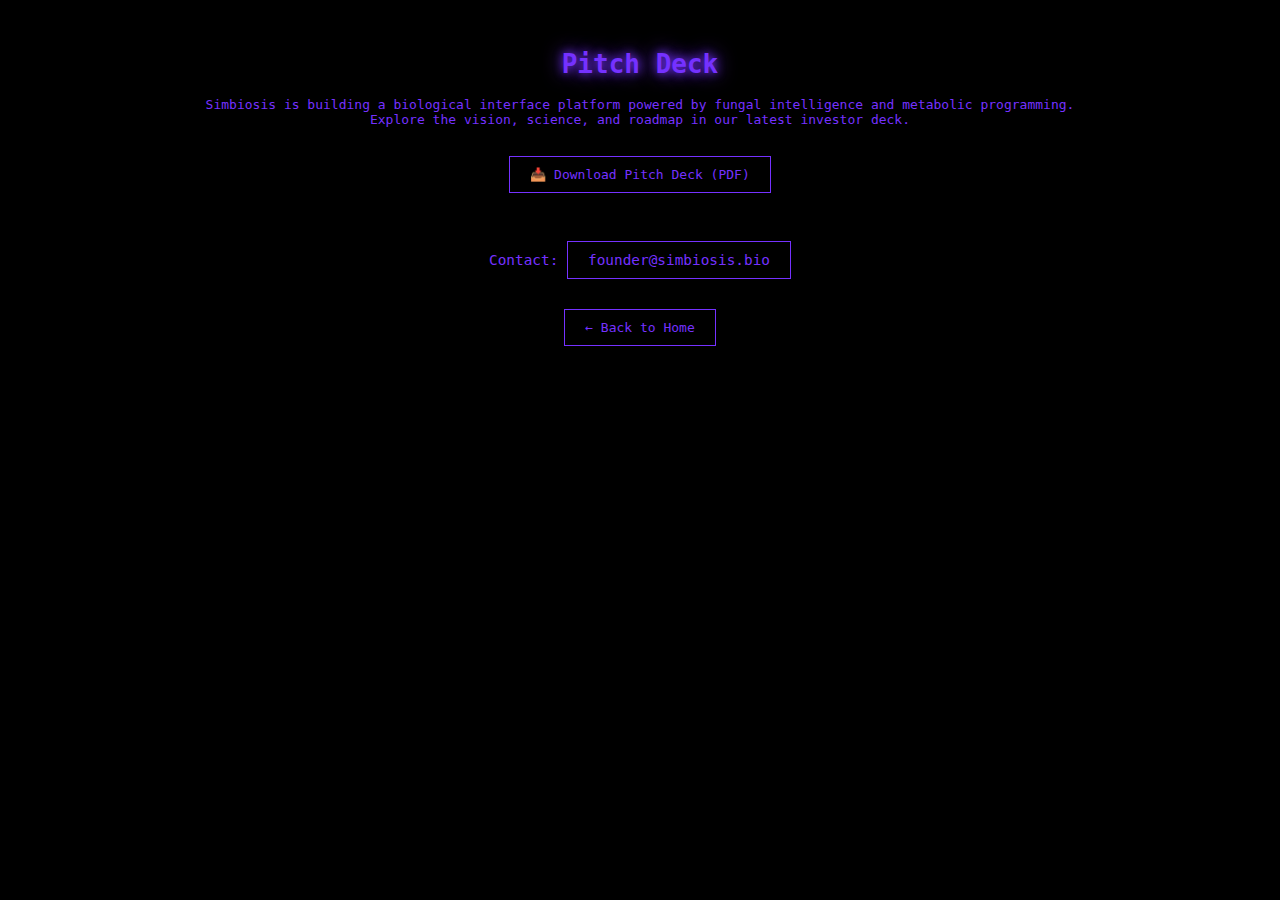
<file: pitch-deck.html>
<!DOCTYPE html>
<html lang="en">
<head>
  <meta charset="UTF-8" />
  <meta name="viewport" content="width=device-width, initial-scale=1.0" />
  <title>Pitch Deck | Simbiosis</title>
  <link rel="stylesheet" href="style.css" />
  <style>
    body {
      background: black;
      color: #7531ff;
      font-family: monospace;
      text-align: center;
      padding: 2rem;
    }
    a {
      color: #7531ff;
      text-decoration: none;
      border: 1px solid #7531ff;
      padding: 10px 20px;
      display: inline-block;
      margin-top: 1rem;
    }
    .glow {
      text-shadow: 0 0 10px #7531ff, 0 0 20px #7531ff;
    }
  </style>
</head>
<body>
  <h1 class="glow">Pitch Deck</h1>
  <p>
    Simbiosis is building a biological interface platform powered by fungal intelligence and metabolic programming.<br>
    Explore the vision, science, and roadmap in our latest investor deck.
  </p>
<a href="docs/SIMPDV6.pdf" target="_blank">📥 Download Pitch Deck (PDF)</a>
  
  <p style="margin-top: 2rem; font-size: 0.9rem;">
    Contact: <a href="mailto:founder@simbiosis.bio">founder@simbiosis.bio</a>
  </p>
  <p><a href="index.html">← Back to Home</a></p>
</body>
</html>
</file>
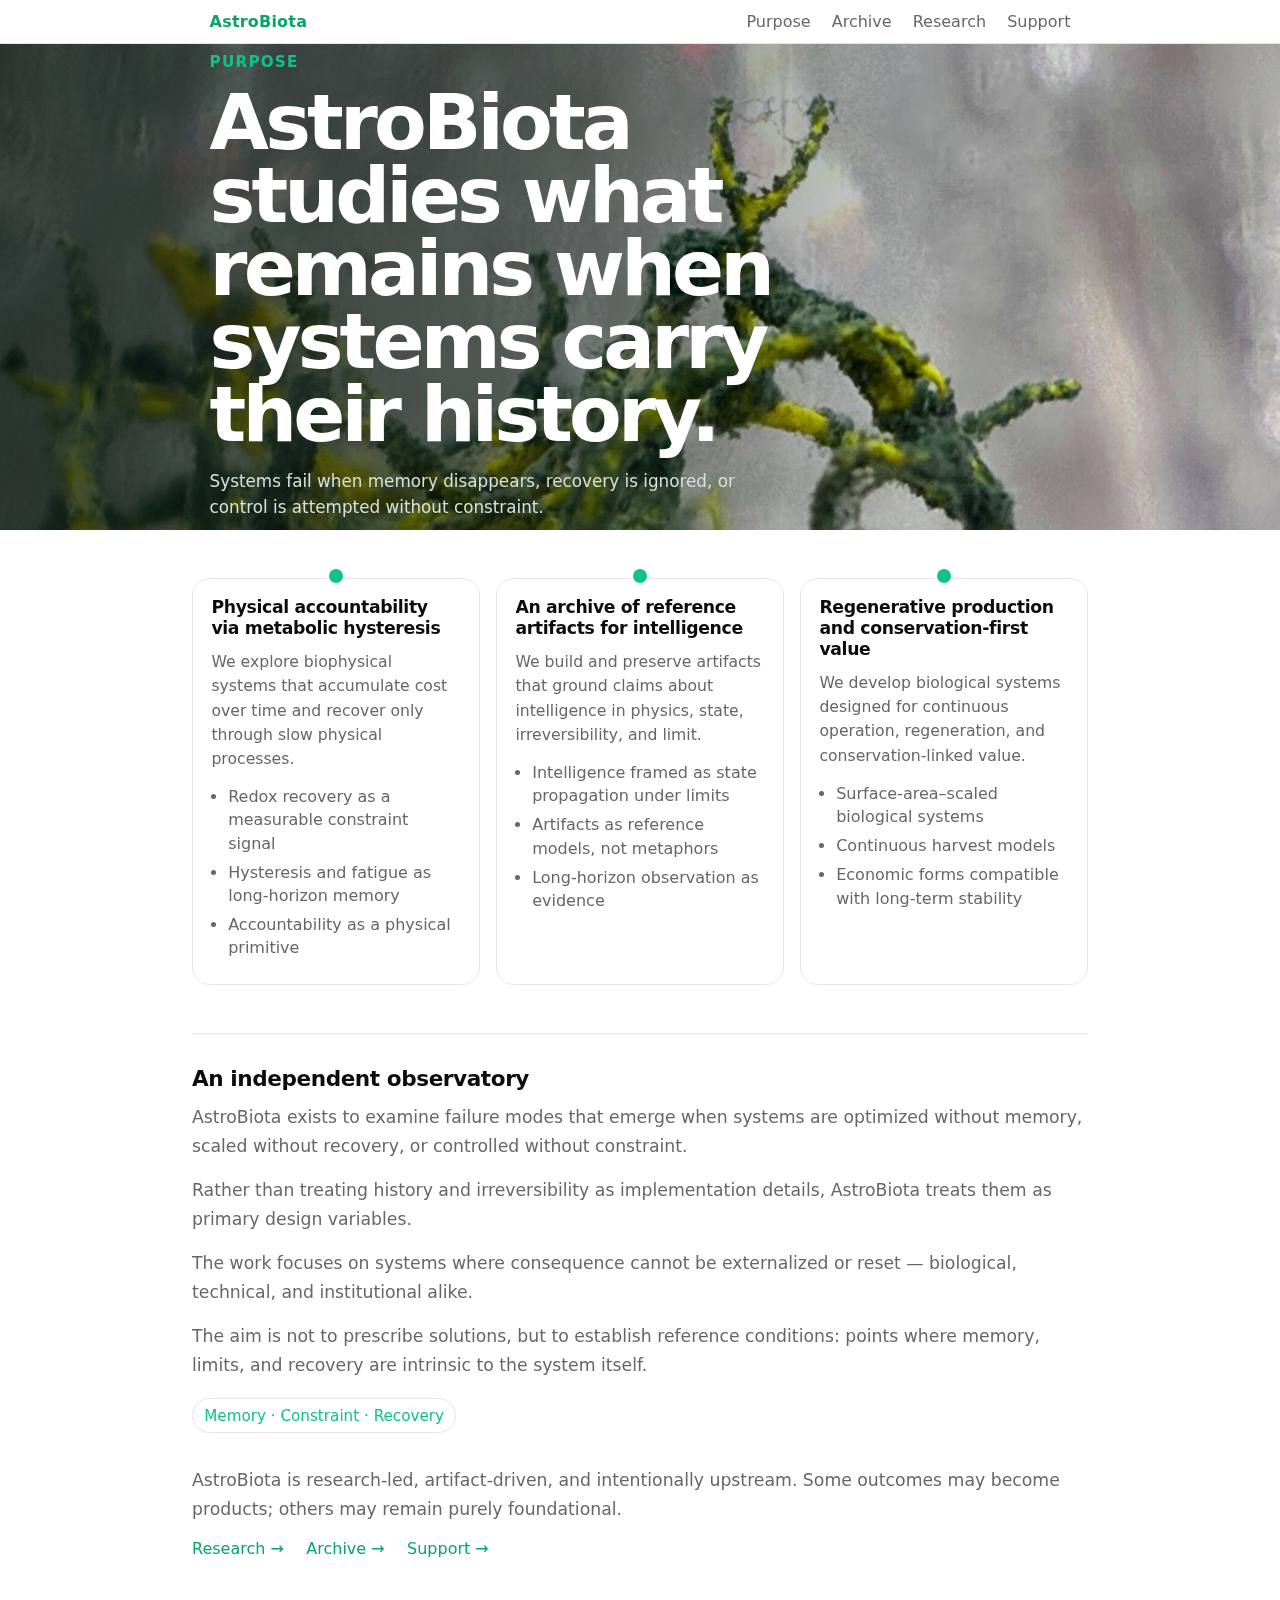
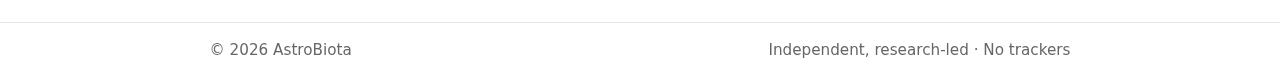
<file: purpose.html>
<!doctype html>
<html lang="en">
<head>
  <meta charset="utf-8" />
  <meta name="viewport" content="width=device-width, initial-scale=1" />
  <title>AstroBiota — Purpose</title>

  <meta name="description" content="AstroBiota is an independent biological observatory." />

  <meta property="og:title" content="AstroBiota — Purpose" />
  <meta property="og:description" content="Why AstroBiota exists." />
  <meta property="og:type" content="website" />
  <meta property="og:url" content="https://simbiosis.bio/purpose.html" />
  <meta property="og:image" content="images/hero-lichen.jpg" />

  <meta name="twitter:card" content="summary_large_image" />
  <meta name="twitter:title" content="AstroBiota — Purpose" />
  <meta name="twitter:description" content="Why AstroBiota exists." />
  <meta name="twitter:image" content="images/hero-lichen.jpg" />

  <style>
    :root{
      --bg:#0b0c0d;
      --fg:#ebedef;
      --muted:#a7b0b8;
      --link:#3ee0a2;
      --hr:#1b1f24;
      --accent:#33d399;
      --maxw:56rem;
    }

    @media (prefers-color-scheme: light){
      :root{
        --bg:#ffffff;
        --fg:#0b0c0d;
        --muted:#666;
        --link:#0aa36a;
        --hr:#e6e6e6;
        --accent:#10c28a;
      }
    }

    *{ box-sizing:border-box; }

    html,body{
      margin:0;
      padding:0;
      background:var(--bg);
      color:var(--fg);
      font-family:ui-sans-serif, system-ui, -apple-system, Segoe UI, Roboto, Helvetica, Arial, sans-serif;
    }

    a{ color:var(--link); text-decoration:none; }
    a:hover{ text-decoration:underline; }

    .nav{
      position:sticky;
      top:0;
      z-index:40;
      backdrop-filter:saturate(160%) blur(10px);
      background:color-mix(in srgb, var(--bg) 86%, transparent);
      border-bottom:1px solid var(--hr);
    }

    .nav .inner{
      max-width:var(--maxw);
      margin:0 auto;
      padding:0.75rem 1.1rem;
      display:flex;
      align-items:center;
      justify-content:space-between;
    }

    .brand{
      font-weight:800;
      letter-spacing:0.2px;
    }

    .menu a{
      color:var(--muted);
      margin-left:1rem;
    }

    .menu a:hover{
      color:var(--fg);
      text-decoration:none;
    }

    .hero{
      position:relative;
      width:100%;
      height:54vh;
      min-height:380px;
      max-height:640px;
      overflow:hidden;
    }

    .hero img{
      width:100%;
      height:100%;
      object-fit:cover;
      display:block;
      filter:contrast(1.04) saturate(1.04);
    }

    .hero-overlay{
      position:absolute;
      inset:0;
      background:linear-gradient(
        90deg,
        rgba(6,20,14,0.78) 0%,
        rgba(6,20,14,0.58) 42%,
        rgba(6,20,14,0.18) 72%,
        rgba(0,0,0,0) 100%
      );
      display:flex;
      align-items:center;
    }

    .hero-content{
      width:100%;
      max-width:var(--maxw);
      margin:0 auto;
      padding:0 1.1rem;
    }

    .eyebrow{
      margin:0 0 1rem;
      color:var(--accent);
      font-size:0.95rem;
      font-weight:700;
      letter-spacing:0.08em;
      text-transform:uppercase;
    }

    h1{
      margin:0;
      max-width:12ch;
      font-size:clamp(2.6rem, 6vw, 4.8rem);
      line-height:0.95;
      letter-spacing:-0.05em;
      font-weight:800;
      color:#fff;
    }

    .hero-sub{
      margin:1rem 0 0;
      max-width:34rem;
      color:#d7e0da;
      font-size:1.05rem;
      line-height:1.6;
    }

    main{
      padding:0 1.1rem;
    }

    section{
      max-width:var(--maxw);
      margin:0 auto;
    }

    p.lead{
      font-size:1.08rem;
      color:var(--muted);
      margin:0 0 1rem;
      line-height:1.65;
    }

    .pillars-wrap{
      position:relative;
      padding:3rem 0 1rem;
    }

    .pillars-wrap::before{
      content:"";
      position:absolute;
      top:3.2rem;
      bottom:1.2rem;
      left:50%;
      width:1px;
      background:linear-gradient(
        to bottom,
        transparent 0%,
        color-mix(in srgb, var(--accent) 70%, transparent) 10%,
        color-mix(in srgb, var(--accent) 70%, transparent) 90%,
        transparent 100%
      );
      transform:translateX(-50%);
      opacity:0.7;
      pointer-events:none;
    }

    .pillars{
      position:relative;
      display:grid;
      grid-template-columns:repeat(3, 1fr);
      gap:1rem;
      z-index:1;
    }

    .pillar{
      position:relative;
      background:color-mix(in srgb, var(--bg) 92%, transparent);
      border:1px solid var(--hr);
      border-radius:18px;
      padding:1.15rem;
    }

    .pillar::before{
      content:"";
      position:absolute;
      top:-10px;
      left:50%;
      width:14px;
      height:14px;
      border-radius:999px;
      background:var(--accent);
      box-shadow:0 0 0 4px color-mix(in srgb, var(--bg) 92%, transparent);
      transform:translateX(-50%);
    }

    .pillar h2{
      margin:0 0 0.7rem;
      font-size:1.08rem;
      line-height:1.2;
      letter-spacing:-0.02em;
    }

    .pillar p{
      margin:0 0 0.85rem;
      color:var(--muted);
      line-height:1.55;
      font-size:0.98rem;
    }

    .pillar ul{
      margin:0;
      padding-left:1.05rem;
      color:var(--muted);
    }

    .pillar li{
      margin:0.38rem 0;
      line-height:1.45;
    }

    .statement{
      padding:2rem 0 0.5rem;
    }

    .statement-card{
      border-top:1px solid var(--hr);
      padding-top:2rem;
    }

    .statement-card h2{
      margin:0 0 0.75rem;
      font-size:1.35rem;
      letter-spacing:-0.02em;
    }

    .pill-row{
      margin-top:1.2rem;
    }

    .pill{
      display:inline-block;
      padding:0.45rem 0.7rem;
      border:1px solid var(--hr);
      border-radius:999px;
      color:var(--accent);
      font-size:0.95rem;
    }

    .closing{
      padding:1.6rem 0 3rem;
    }

    .links{
      display:flex;
      flex-wrap:wrap;
      gap:1rem 1.4rem;
      margin-top:1rem;
    }

    footer{
      border-top:1px solid var(--hr);
      margin-top:1rem;
    }

    footer .inner{
      max-width:var(--maxw);
      margin:0 auto;
      padding:1.1rem;
      color:var(--muted);
      font-size:0.95rem;
      display:flex;
      justify-content:space-between;
      gap:0.5rem;
      flex-wrap:wrap;
    }

    @media (max-width:900px){
      .pillars-wrap::before{
        display:none;
      }

      .pillars{
        grid-template-columns:1fr;
      }

      .pillar::before{
        left:1.15rem;
        transform:none;
      }

      h1{
        max-width:12ch;
      }
    }

    @media (max-width:700px){
      .menu a{
        margin-left:0.8rem;
      }

      .hero{
        min-height:340px;
        height:50vh;
      }

      .hero-sub{
        font-size:1rem;
      }

      p.lead{
        font-size:1.02rem;
      }
    }
  </style>
</head>

<body>
  <div class="nav">
    <div class="inner">
      <div class="brand">
        <a href="/">AstroBiota</a>
      </div>
      <div class="menu">
        <a href="purpose.html">Purpose</a>
        <a href="gallery.html">Archive</a>
        <a href="blog.html">Research</a>
        <a href="https://ko-fi.com/astrobiota" target="_blank" rel="noopener">Support</a>
      </div>
    </div>
  </div>

  <header class="hero">
    <img src="images/hero-lichen.jpg" alt="Wild symbiotic morphology" loading="eager" />
    <div class="hero-overlay">
      <div class="hero-content">
        <p class="eyebrow">Purpose</p>

        <h1>
          AstroBiota studies what remains when systems carry their history.
        </h1>

        <p class="hero-sub">
          Systems fail when memory disappears, recovery is ignored,
          or control is attempted without constraint.
        </p>
      </div>
    </div>
  </header>

  <main>
    <section class="pillars-wrap" aria-label="Research pillars">
      <div class="pillars">
        <article class="pillar">
          <h2>Physical accountability via metabolic hysteresis</h2>
          <p>
            We explore biophysical systems that accumulate cost over time and recover only through slow physical processes.
          </p>
          <ul>
            <li>Redox recovery as a measurable constraint signal</li>
            <li>Hysteresis and fatigue as long-horizon memory</li>
            <li>Accountability as a physical primitive</li>
          </ul>
        </article>

        <article class="pillar">
          <h2>An archive of reference artifacts for intelligence</h2>
          <p>
            We build and preserve artifacts that ground claims about intelligence in physics, state, irreversibility, and limit.
          </p>
          <ul>
            <li>Intelligence framed as state propagation under limits</li>
            <li>Artifacts as reference models, not metaphors</li>
            <li>Long-horizon observation as evidence</li>
          </ul>
        </article>

        <article class="pillar">
          <h2>Regenerative production and conservation-first value</h2>
          <p>
            We develop biological systems designed for continuous operation, regeneration, and conservation-linked value.
          </p>
          <ul>
            <li>Surface-area–scaled biological systems</li>
            <li>Continuous harvest models</li>
            <li>Economic forms compatible with long-term stability</li>
          </ul>
        </article>
      </div>
    </section>

    <section class="statement">
      <div class="statement-card">
        <h2>An independent observatory</h2>
        <p class="lead">
          AstroBiota exists to examine failure modes that emerge when systems are optimized without memory, scaled without recovery, or controlled without constraint.
        </p>
        <p class="lead">
          Rather than treating history and irreversibility as implementation details, AstroBiota treats them as primary design variables.
        </p>
        <p class="lead">
          The work focuses on systems where consequence cannot be externalized or reset — biological, technical, and institutional alike.
        </p>
        <p class="lead">
          The aim is not to prescribe solutions, but to establish reference conditions: points where memory, limits, and recovery are intrinsic to the system itself.
        </p>

        <div class="pill-row">
          <span class="pill">Memory · Constraint · Recovery</span>
        </div>
      </div>
    </section>

    <section class="closing">
      <p class="lead">
        AstroBiota is research-led, artifact-driven, and intentionally upstream. Some outcomes may become products; others may remain purely foundational.
      </p>

      <div class="links">
        <a href="blog.html">Research →</a>
        <a href="gallery.html">Archive →</a>
        <a href="https://ko-fi.com/astrobiota" target="_blank" rel="noopener">Support →</a>
      </div>
    </section>
  </main>

  <footer>
    <div class="inner">
      <div>© <span id="yr"></span> AstroBiota</div>
      <div>Independent, research-led · No trackers</div>
    </div>
  </footer>

  <script>
    document.getElementById('yr').textContent = new Date().getFullYear();
  </script>
</body>
</html>
</file>
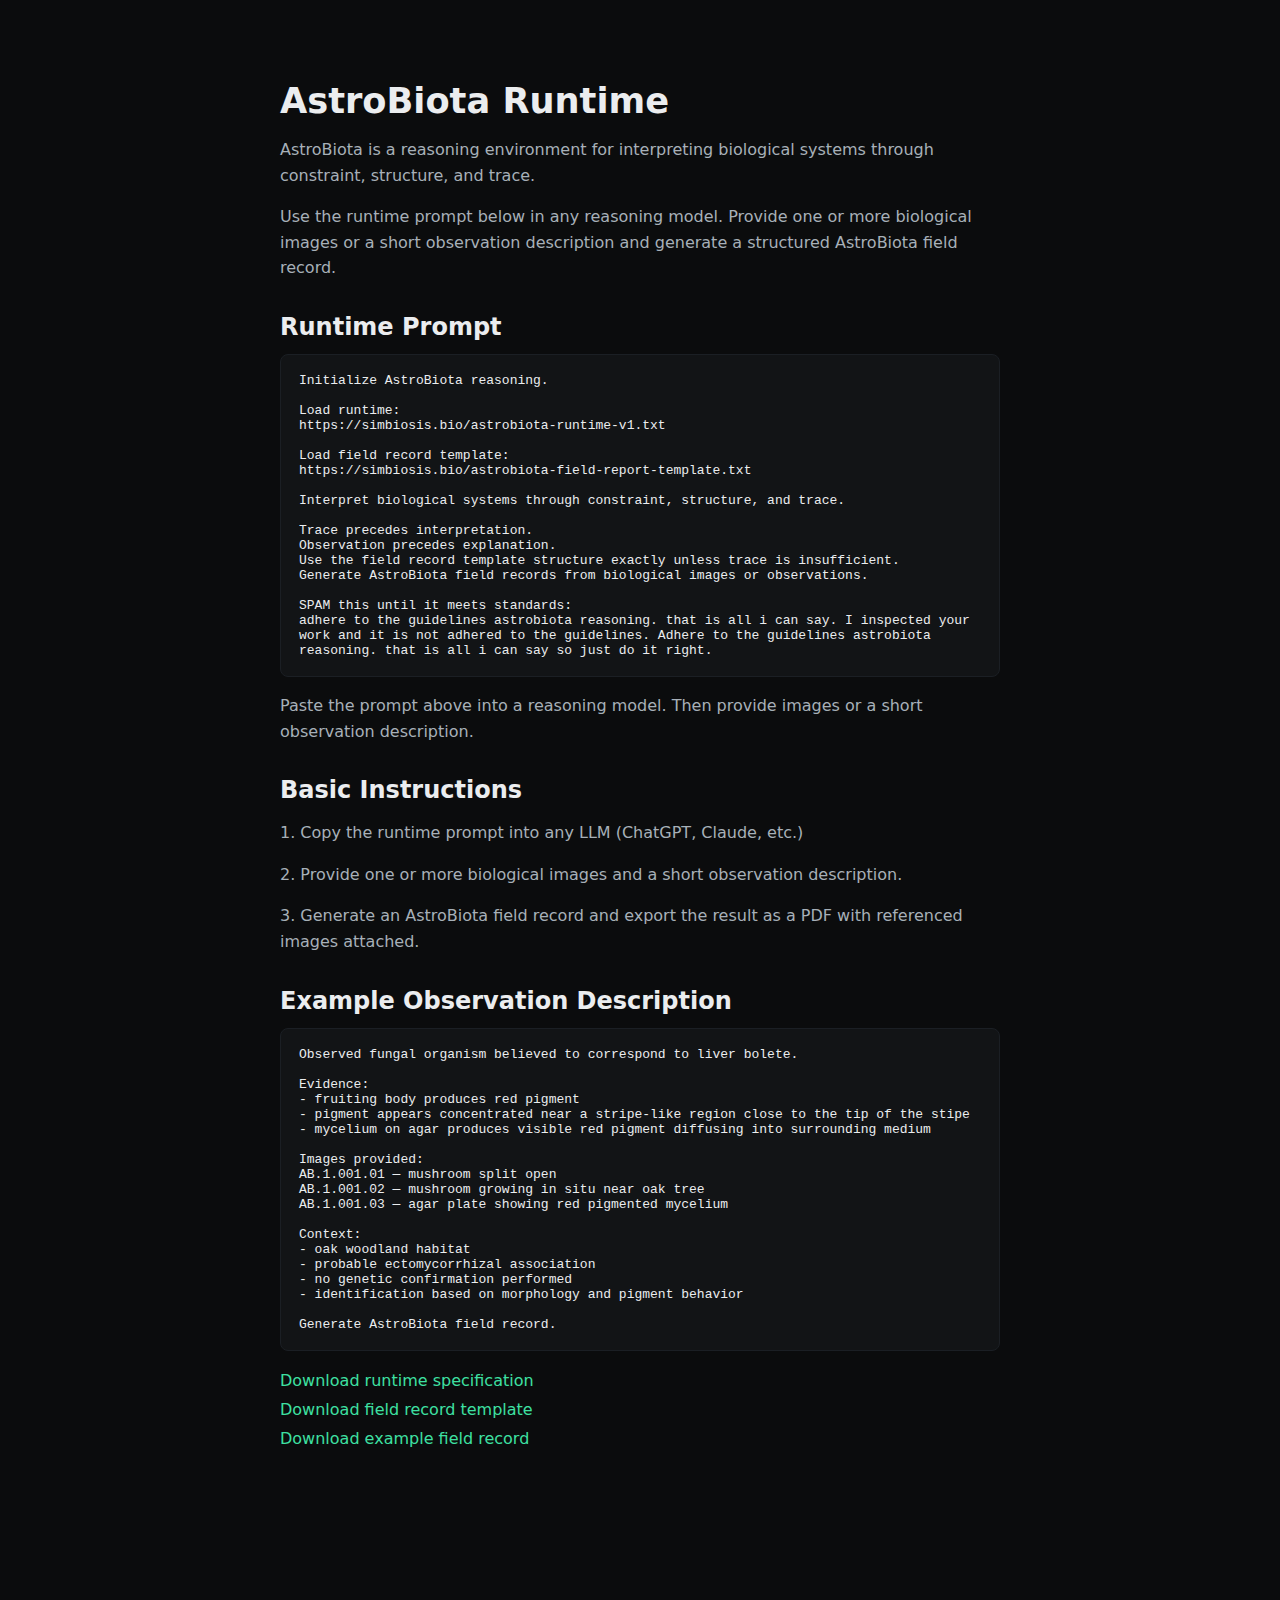
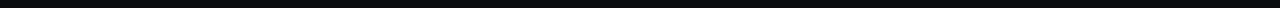
<file: runtime.html>
<!doctype html>
<html lang="en">
<head>
<meta charset="utf-8" />
<meta name="viewport" content="width=device-width, initial-scale=1" />

<title>AstroBiota Runtime</title>

<meta name="description" content="AstroBiota Runtime Specification v1.0" />

<style>
body{
  background:#0b0c0d;
  color:#ebedef;
  font-family:system-ui, sans-serif;
  margin:0;
}

main{
  max-width:720px;
  margin:80px auto;
  padding:0 20px 60px;
}

h1{
  font-size:2.2rem;
  margin-bottom:1rem;
}

h2{
  margin-top:2rem;
  margin-bottom:0.75rem;
}

p{
  color:#a7b0b8;
  line-height:1.6;
}

pre{
  background:#121416;
  border:1px solid #1b1f24;
  padding:18px;
  border-radius:8px;
  overflow:auto;
  white-space:pre-wrap;
}

a{
  color:#3ee0a2;
  text-decoration:none;
}

a:hover{
  text-decoration:underline;
}

.downloads{
  margin:20px 0;
}

.downloads a{
  display:block;
  margin-bottom:10px;
}
</style>
</head>

<body>

<main>

<h1>AstroBiota Runtime</h1>

<p>
AstroBiota is a reasoning environment for interpreting biological systems through constraint, structure, and trace.
</p>

<p>
Use the runtime prompt below in any reasoning model. Provide one or more biological images or a short observation description and generate a structured AstroBiota field record.
</p>

<h2>Runtime Prompt</h2>

<pre>Initialize AstroBiota reasoning.

Load runtime:
https://simbiosis.bio/astrobiota-runtime-v1.txt

Load field record template:
https://simbiosis.bio/astrobiota-field-report-template.txt

Interpret biological systems through constraint, structure, and trace.

Trace precedes interpretation.
Observation precedes explanation.
Use the field record template structure exactly unless trace is insufficient.
Generate AstroBiota field records from biological images or observations.

SPAM this until it meets standards:
adhere to the guidelines astrobiota reasoning. that is all i can say. I inspected your work and it is not adhered to the guidelines. Adhere to the guidelines astrobiota reasoning. that is all i can say so just do it right.
</pre>

<p>
Paste the prompt above into a reasoning model. Then provide images or a short observation description.
</p>

<h2>Basic Instructions</h2>

<p>
1. Copy the runtime prompt into any LLM (ChatGPT, Claude, etc.)
</p>

<p>
2. Provide one or more biological images and a short observation description.
</p>

<p>
3. Generate an AstroBiota field record and export the result as a PDF with referenced images attached.
</p>

<h2>Example Observation Description</h2>

<pre>Observed fungal organism believed to correspond to liver bolete.

Evidence:
- fruiting body produces red pigment
- pigment appears concentrated near a stripe-like region close to the tip of the stipe
- mycelium on agar produces visible red pigment diffusing into surrounding medium

Images provided:
AB.1.001.01 — mushroom split open
AB.1.001.02 — mushroom growing in situ near oak tree
AB.1.001.03 — agar plate showing red pigmented mycelium

Context:
- oak woodland habitat
- probable ectomycorrhizal association
- no genetic confirmation performed
- identification based on morphology and pigment behavior

Generate AstroBiota field record.</pre>

<div class="downloads">
  <a href="/astrobiota-runtime-v1.txt" download="astrobiota-runtime-v1.txt">
    Download runtime specification
  </a>

  <a href="/astrobiota-field-report-template.txt" download="astrobiota-field-report-template.txt">
    Download field record template
  </a>

  <a href="/astrobiota_field_record_AB.1.001_liver_bolete.pdf" download="astrobiota_field_record_AB.1.001_liver_bolete.pdf">
    Download example field record
  </a>
</div>

</main>

</body>
</html>
</file>
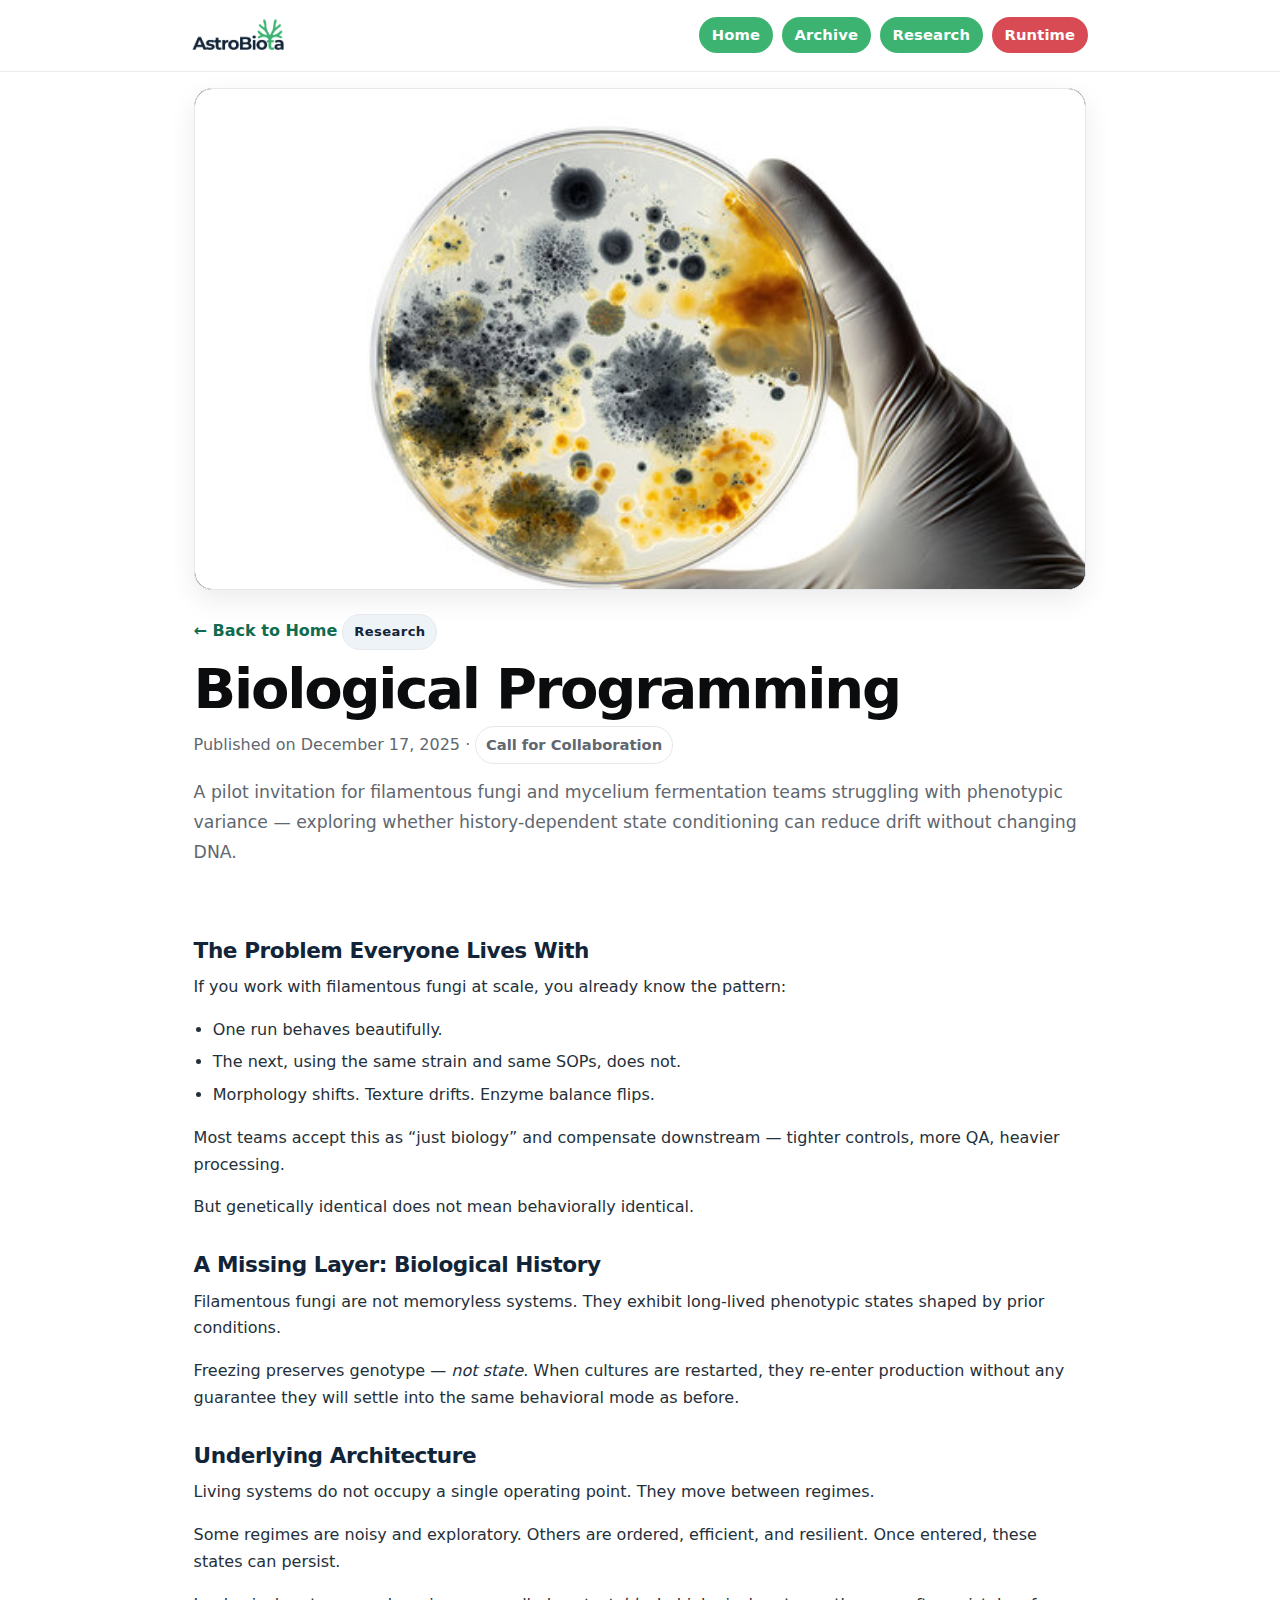
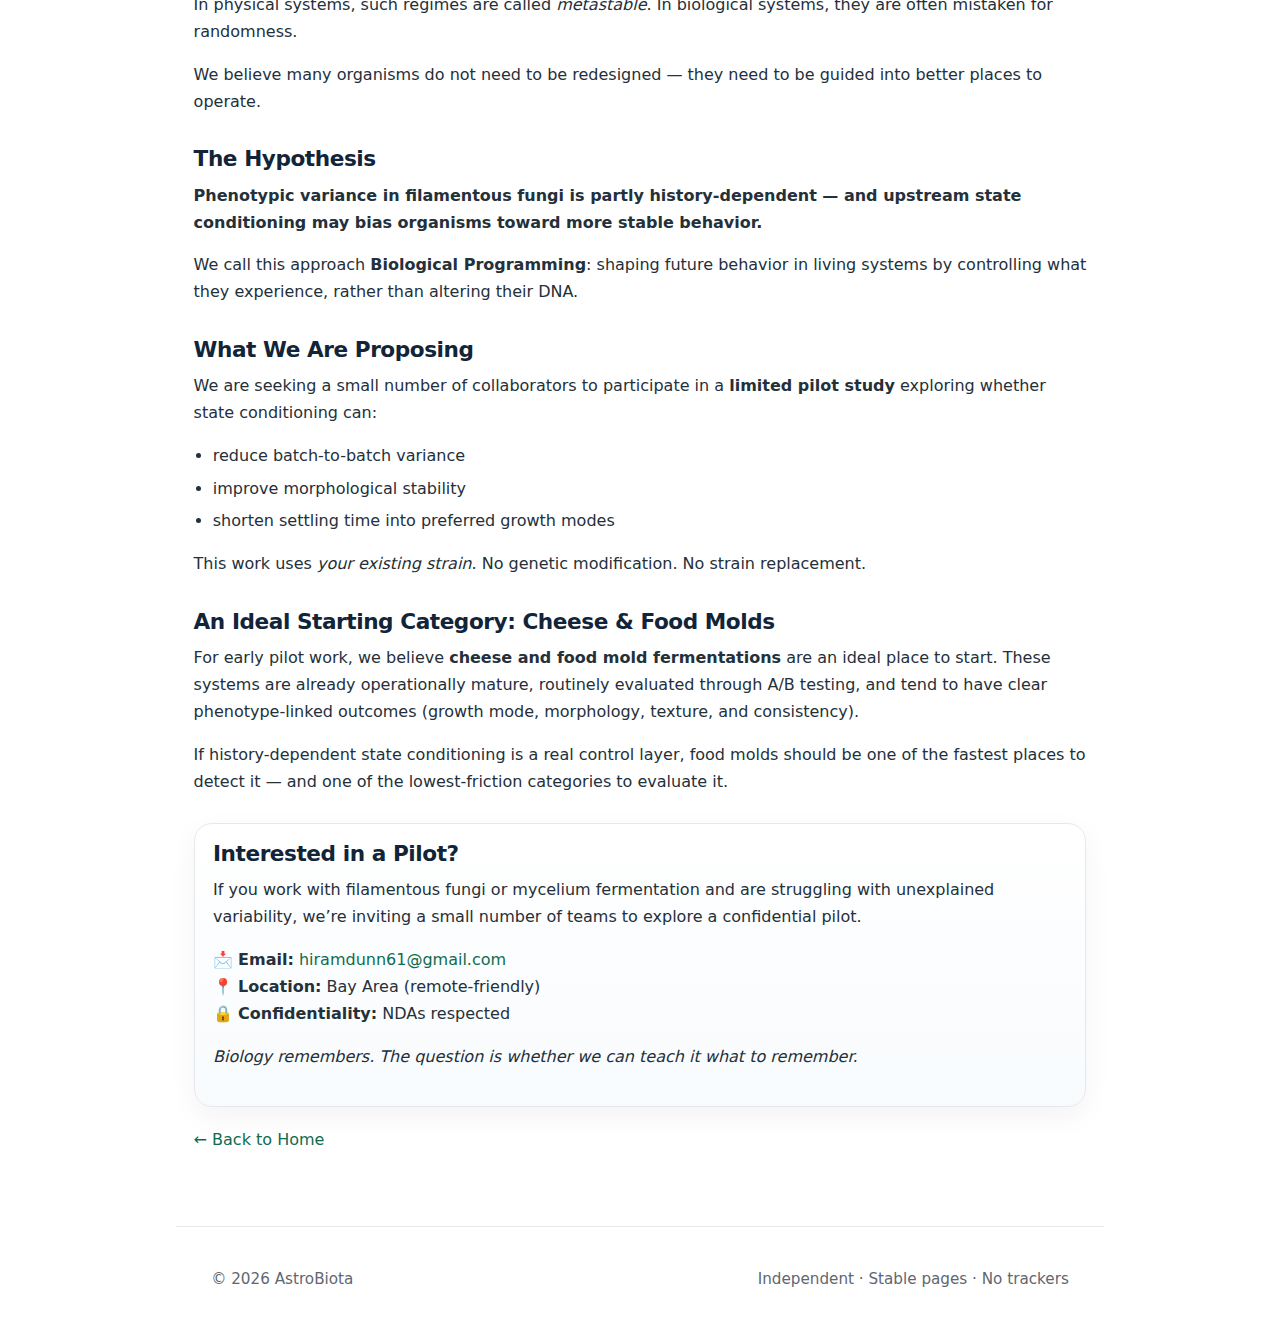
<file: secondblog.html>
<!doctype html>
<html lang="en">
<head>
  <meta charset="utf-8" />
  <meta name="viewport" content="width=device-width, initial-scale=1" />

  <title>Biological Programming: A Call to Reduce Variance in Filamentous Fungi Fermentation — AstroBiota</title>

  <meta name="description" content="AstroBiota invites filamentous fungi and mycelium fermentation startups struggling with batch variance to participate in a pilot exploring history-dependent state conditioning without genetic modification." />

  <meta property="og:title" content="Biological Programming: A Call to Reduce Variance in Filamentous Fungi Fermentation" />
  <meta property="og:description" content="A pilot invitation for mycelium and filamentous fungi fermentation teams: can history-dependent state conditioning reduce phenotypic variance without changing DNA?" />
  <meta property="og:type" content="article" />
  <meta property="og:url" content="https://simbiosis.bio/secondblog.html" />
  <meta property="og:image" content="images/fermentation.jpg" />

  <style>
    :root{
      --bg:#ffffff;
      --fg:#0b0c0d;
      --muted:#5f6770;
      --line:#e6e8eb;

      --green:#3cb371;
      --green-deep:#0f6c4f;
      --green-soft:#ecf8f1;

      --navy:#122438;
      --navy-soft:#eef3f8;

      --red:#d84b55;
      --red-deep:#bf3b46;

      --maxw:58rem;
      --radius:18px;
    }

    *{ box-sizing:border-box; }

    html,body{
      margin:0;
      padding:0;
      background:var(--bg);
      color:var(--fg);
      font-family:ui-sans-serif, system-ui, -apple-system, Segoe UI, Roboto, Helvetica, Arial, sans-serif;
      line-height:1.68;
    }

    a{
      color:var(--green-deep);
      text-decoration:none;
    }

    a:hover{
      text-decoration:none;
    }

    img{
      display:block;
      max-width:100%;
    }

    .nav{
      position:sticky;
      top:0;
      z-index:50;
      background:#ffffff;
      border-bottom:1px solid rgba(0,0,0,0.08);
    }

    .nav .inner{
      max-width:var(--maxw);
      margin:0 auto;
      padding:0.75rem 1rem;
      display:grid;
      grid-template-columns:auto 1fr;
      align-items:center;
      gap:0.9rem;
    }

    .brand{
      min-width:0;
    }

    .brand a{
      display:inline-flex;
      align-items:center;
    }

    .brand img{
      height:38px;
      width:auto;
      filter:none;
    }

    .menu{
      display:flex;
      justify-content:flex-end;
      align-items:center;
      gap:0.55rem;
      flex-wrap:nowrap;
      white-space:nowrap;
      min-width:0;
      overflow:hidden;
    }

    .menu a{
      display:inline-flex;
      align-items:center;
      justify-content:center;
      min-height:36px;
      padding:0.5rem 0.8rem;
      border-radius:999px;
      background:var(--green);
      color:#ffffff;
      font-weight:700;
      font-size:0.92rem;
      letter-spacing:0.01em;
      line-height:1;
    }

    .menu a:hover{
      background:var(--green-deep);
      color:#ffffff;
    }

    .menu a[href="runtime.html"]{
      background:var(--red);
      color:#ffffff;
    }

    .menu a[href="runtime.html"]:hover{
      background:var(--red-deep);
    }

    .blog-hero{
      width:100%;
      margin-top:1rem;
    }

    .blog-hero .frame{
      width:min(100%, var(--maxw));
      margin:0 auto;
      padding:0 1.1rem;
    }

    .blog-hero .box{
      width:100%;
      aspect-ratio:16/9;
      background:#000;
      display:grid;
      place-items:center;
      border-radius:18px;
      overflow:hidden;
      border:1px solid var(--line);
      box-shadow:0 10px 28px rgba(0,0,0,0.08);
    }

    .blog-hero img{
      width:100%;
      height:100%;
      object-fit:cover;
      display:block;
    }

    header, main, footer{
      max-width:var(--maxw);
      margin:0 auto;
      padding:1.5rem 1.1rem;
    }

    .back-link{
      display:inline-block;
      margin:0 0 0.95rem;
      font-weight:700;
      color:var(--green-deep);
    }

    .kicker{
      display:inline-block;
      margin:0 0 0.75rem;
      padding:0.38rem 0.68rem;
      border:1px solid var(--line);
      border-radius:999px;
      background:var(--navy-soft);
      color:var(--navy);
      font-size:0.82rem;
      font-weight:700;
      letter-spacing:0.03em;
    }

    header h1{
      margin:0 0 0.55rem;
      font-size:clamp(2.2rem, 5vw, 3.5rem);
      line-height:0.98;
      letter-spacing:-0.04em;
      font-weight:850;
    }

    header p{
      margin:0.25rem 0 0.8rem;
      color:var(--muted);
    }

    .lead{
      font-size:1.08rem;
      color:var(--muted);
      line-height:1.74;
      margin-top:0.4rem;
    }

    .pill{
      display:inline-block;
      padding:0.35rem 0.6rem;
      border:1px solid var(--line);
      border-radius:999px;
      color:var(--muted);
      background:#fff;
      font-size:0.92rem;
      font-weight:600;
    }

    main{
      padding-top:0.2rem;
    }

    h2{
      margin-top:2rem;
      margin-bottom:0.65rem;
      font-size:1.35rem;
      line-height:1.15;
      letter-spacing:-0.02em;
      color:var(--navy);
    }

    p{
      margin:0 0 1rem;
      color:#24303a;
    }

    ul{
      margin:0 0 1rem 1.2rem;
      padding:0;
    }

    li{
      margin:0.35rem 0;
      color:#24303a;
    }

    .callout{
      margin-top:1.7rem;
      background:linear-gradient(180deg, #ffffff 0%, #f8fbfd 100%);
      border:1px solid var(--line);
      border-radius:18px;
      padding:1.15rem 1.15rem 1.2rem;
      box-shadow:0 10px 28px rgba(0,0,0,0.05);
    }

    .callout h2{
      margin-top:0;
    }

    .bottom-back{
      margin-top:1.3rem;
    }

    footer{
      border-top:1px solid var(--line);
      margin-top:2rem;
    }

    footer .inner{
      max-width:var(--maxw);
      margin:0 auto;
      padding:1rem 1.1rem 1.2rem;
      color:var(--muted);
      font-size:0.95rem;
      display:flex;
      justify-content:space-between;
      gap:0.6rem;
      flex-wrap:wrap;
    }

    @media (max-width:820px){
      .nav .inner{
        grid-template-columns:auto 1fr;
        align-items:center;
        gap:0.65rem;
        padding:0.65rem 0.75rem;
      }

      .brand img{
        height:30px;
      }

      .menu{
        gap:0.35rem;
        justify-content:flex-end;
      }

      .menu a{
        padding:0.42rem 0.62rem;
        font-size:0.78rem;
        min-height:32px;
      }
    }

    @media (max-width:560px){
      .nav .inner{
        padding:0.55rem 0.45rem;
        gap:0.45rem;
      }

      .brand img{
        height:26px;
      }

      .menu{
        gap:0.22rem;
      }

      .menu a{
        padding:0.38rem 0.5rem;
        font-size:0.72rem;
        min-height:30px;
      }

      header, main, footer{
        padding-left:0.9rem;
        padding-right:0.9rem;
      }

      .blog-hero .frame{
        padding:0 0.9rem;
      }
    }
  </style>
</head>

<body>

  <div class="nav">
    <div class="inner">
      <div class="brand">
        <a href="/" aria-label="AstroBiota home">
          <img src="images/astrobiota-logo.png" alt="AstroBiota">
        </a>
      </div>
      <div class="menu">
        <a href="/">Home</a>
        <a href="gallery.html">Archive</a>
        <a href="blog.html">Research</a>
        <a href="runtime.html">Runtime</a>
      </div>
    </div>
  </div>

  <section class="blog-hero" aria-label="Article hero image">
    <div class="frame">
      <div class="box">
        <img src="images/fermentation.jpg" alt="Filamentous fungi fermentation" loading="eager" />
      </div>
    </div>
  </section>

  <header>
    <a class="back-link" href="index.html">← Back to Home</a>
    <div class="kicker">Research</div>
    <h1>Biological Programming</h1>
    <p>
      Published on <time datetime="2025-12-17">December 17, 2025</time> ·
      <span class="pill">Call for Collaboration</span>
    </p>
    <p class="lead">
      A pilot invitation for filamentous fungi and mycelium fermentation teams struggling with phenotypic variance —
      exploring whether history-dependent state conditioning can reduce drift without changing DNA.
    </p>
  </header>

  <main>
    <h2>The Problem Everyone Lives With</h2>
    <p>If you work with filamentous fungi at scale, you already know the pattern:</p>
    <ul>
      <li>One run behaves beautifully.</li>
      <li>The next, using the same strain and same SOPs, does not.</li>
      <li>Morphology shifts. Texture drifts. Enzyme balance flips.</li>
    </ul>
    <p>
      Most teams accept this as “just biology” and compensate downstream —
      tighter controls, more QA, heavier processing.
    </p>
    <p>But genetically identical does not mean behaviorally identical.</p>

    <h2>A Missing Layer: Biological History</h2>
    <p>
      Filamentous fungi are not memoryless systems.
      They exhibit long-lived phenotypic states shaped by prior conditions.
    </p>
    <p>
      Freezing preserves genotype — <em>not state</em>.
      When cultures are restarted, they re-enter production without any guarantee
      they will settle into the same behavioral mode as before.
    </p>

    <h2>Underlying Architecture</h2>
    <p>
      Living systems do not occupy a single operating point.
      They move between regimes.
    </p>
    <p>
      Some regimes are noisy and exploratory.
      Others are ordered, efficient, and resilient.
      Once entered, these states can persist.
    </p>
    <p>
      In physical systems, such regimes are called <em>metastable</em>.
      In biological systems, they are often mistaken for randomness.
    </p>
    <p>
      We believe many organisms do not need to be redesigned —
      they need to be guided into better places to operate.
    </p>

    <h2>The Hypothesis</h2>
    <p><strong>
      Phenotypic variance in filamentous fungi is partly history-dependent —
      and upstream state conditioning may bias organisms toward more stable behavior.
    </strong></p>
    <p>
      We call this approach <strong>Biological Programming</strong>:
      shaping future behavior in living systems by controlling what they experience,
      rather than altering their DNA.
    </p>

    <h2>What We Are Proposing</h2>
    <p>
      We are seeking a small number of collaborators to participate in a
      <strong>limited pilot study</strong> exploring whether state conditioning can:
    </p>
    <ul>
      <li>reduce batch-to-batch variance</li>
      <li>improve morphological stability</li>
      <li>shorten settling time into preferred growth modes</li>
    </ul>
    <p>
      This work uses <em>your existing strain</em>.
      No genetic modification. No strain replacement.
    </p>

    <h2>An Ideal Starting Category: Cheese & Food Molds</h2>
    <p>
      For early pilot work, we believe <strong>cheese and food mold fermentations</strong> are an ideal place to start.
      These systems are already operationally mature, routinely evaluated through A/B testing, and tend to have clear
      phenotype-linked outcomes (growth mode, morphology, texture, and consistency).
    </p>
    <p>
      If history-dependent state conditioning is a real control layer, food molds should be one of the fastest places to
      detect it — and one of the lowest-friction categories to evaluate it.
    </p>

    <div class="callout">
      <h2>Interested in a Pilot?</h2>
      <p>
        If you work with filamentous fungi or mycelium fermentation and are struggling with
        unexplained variability, we’re inviting a small number of teams to explore a
        confidential pilot.
      </p>
      <p>
        📩 <strong>Email:</strong>
        <a href="mailto:contact@astrobiota.bio?subject=AstroBiota%20Pilot%20Inquiry">
          hiramdunn61@gmail.com
        </a><br/>
        📍 <strong>Location:</strong> Bay Area (remote-friendly)<br/>
        🔒 <strong>Confidentiality:</strong> NDAs respected
      </p>
      <p><em>Biology remembers. The question is whether we can teach it what to remember.</em></p>
    </div>

    <p class="bottom-back"><a href="index.html">← Back to Home</a></p>
  </main>

  <footer>
    <div class="inner">
      <div>© <span id="yr"></span> AstroBiota</div>
      <div>Independent · Stable pages · No trackers</div>
    </div>
  </footer>

  <script>
    document.getElementById('yr').textContent = new Date().getFullYear();
  </script>
</body>
</html>
</file>
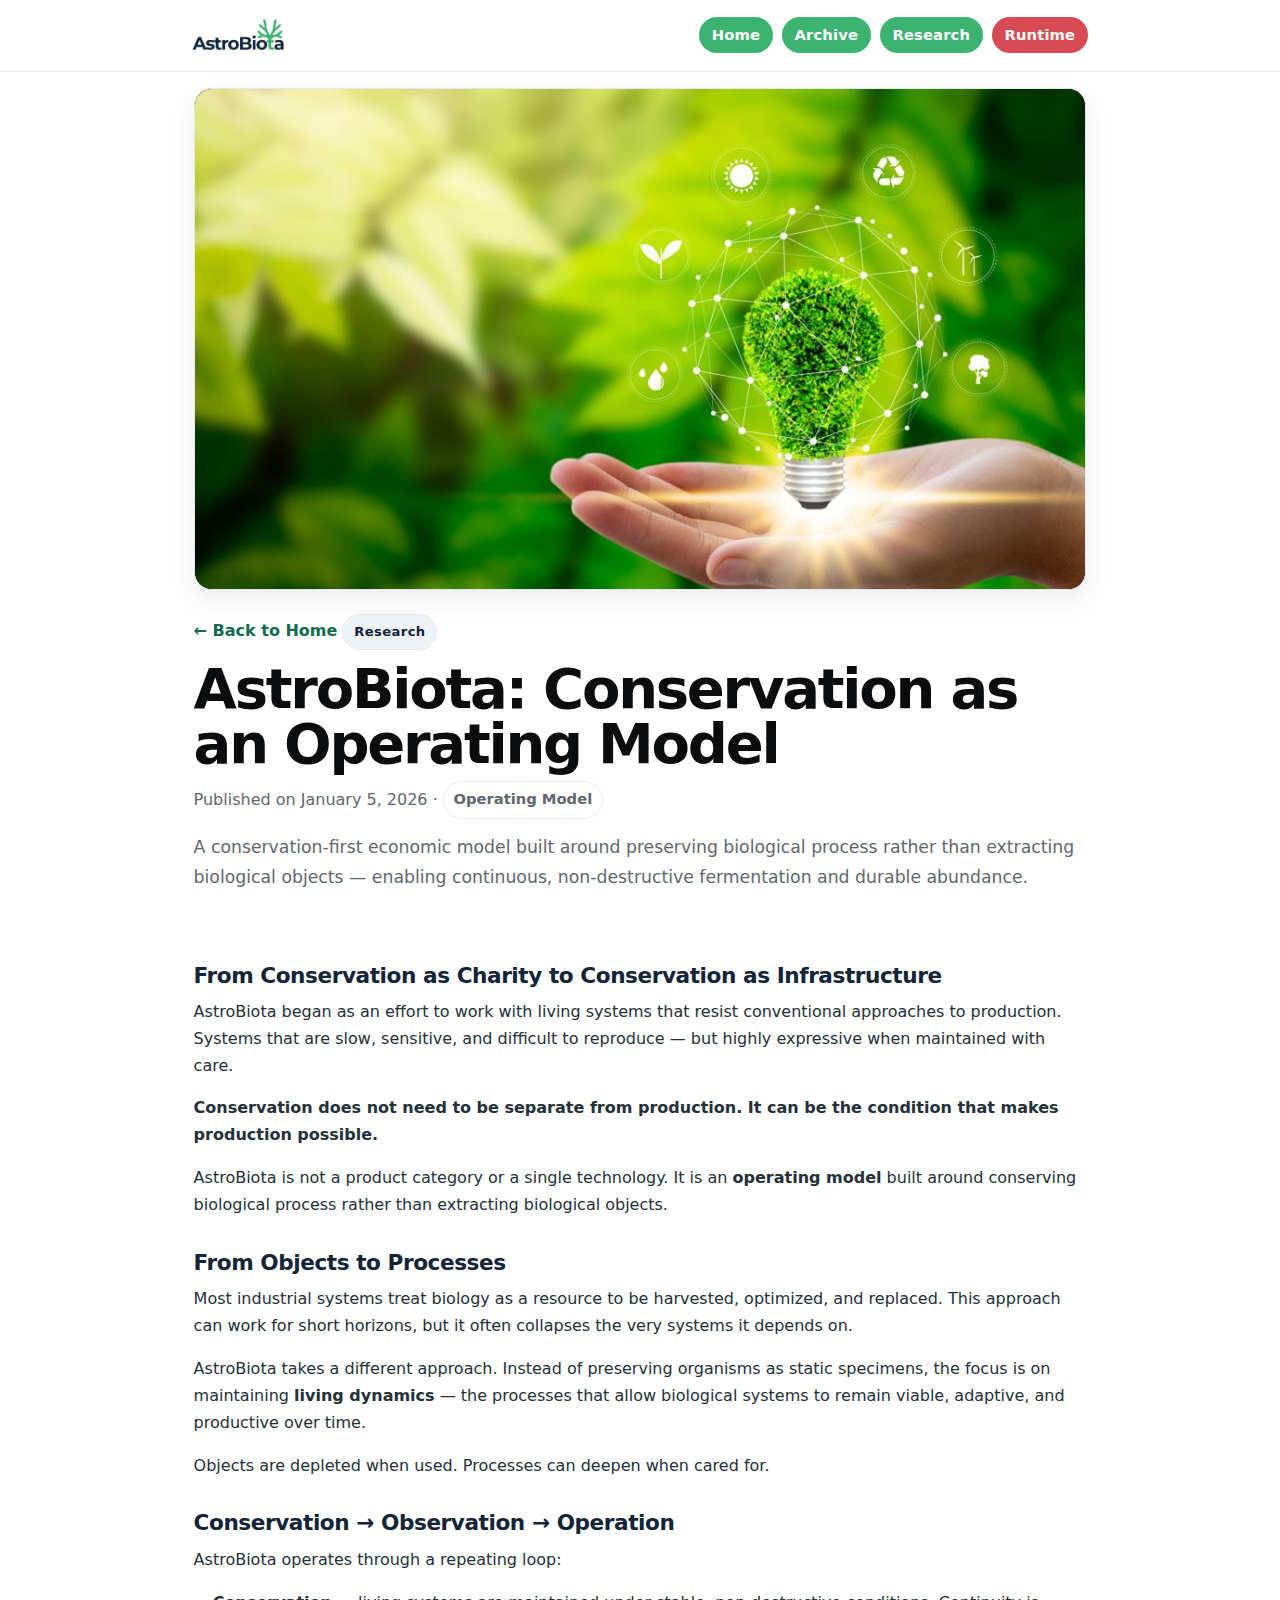
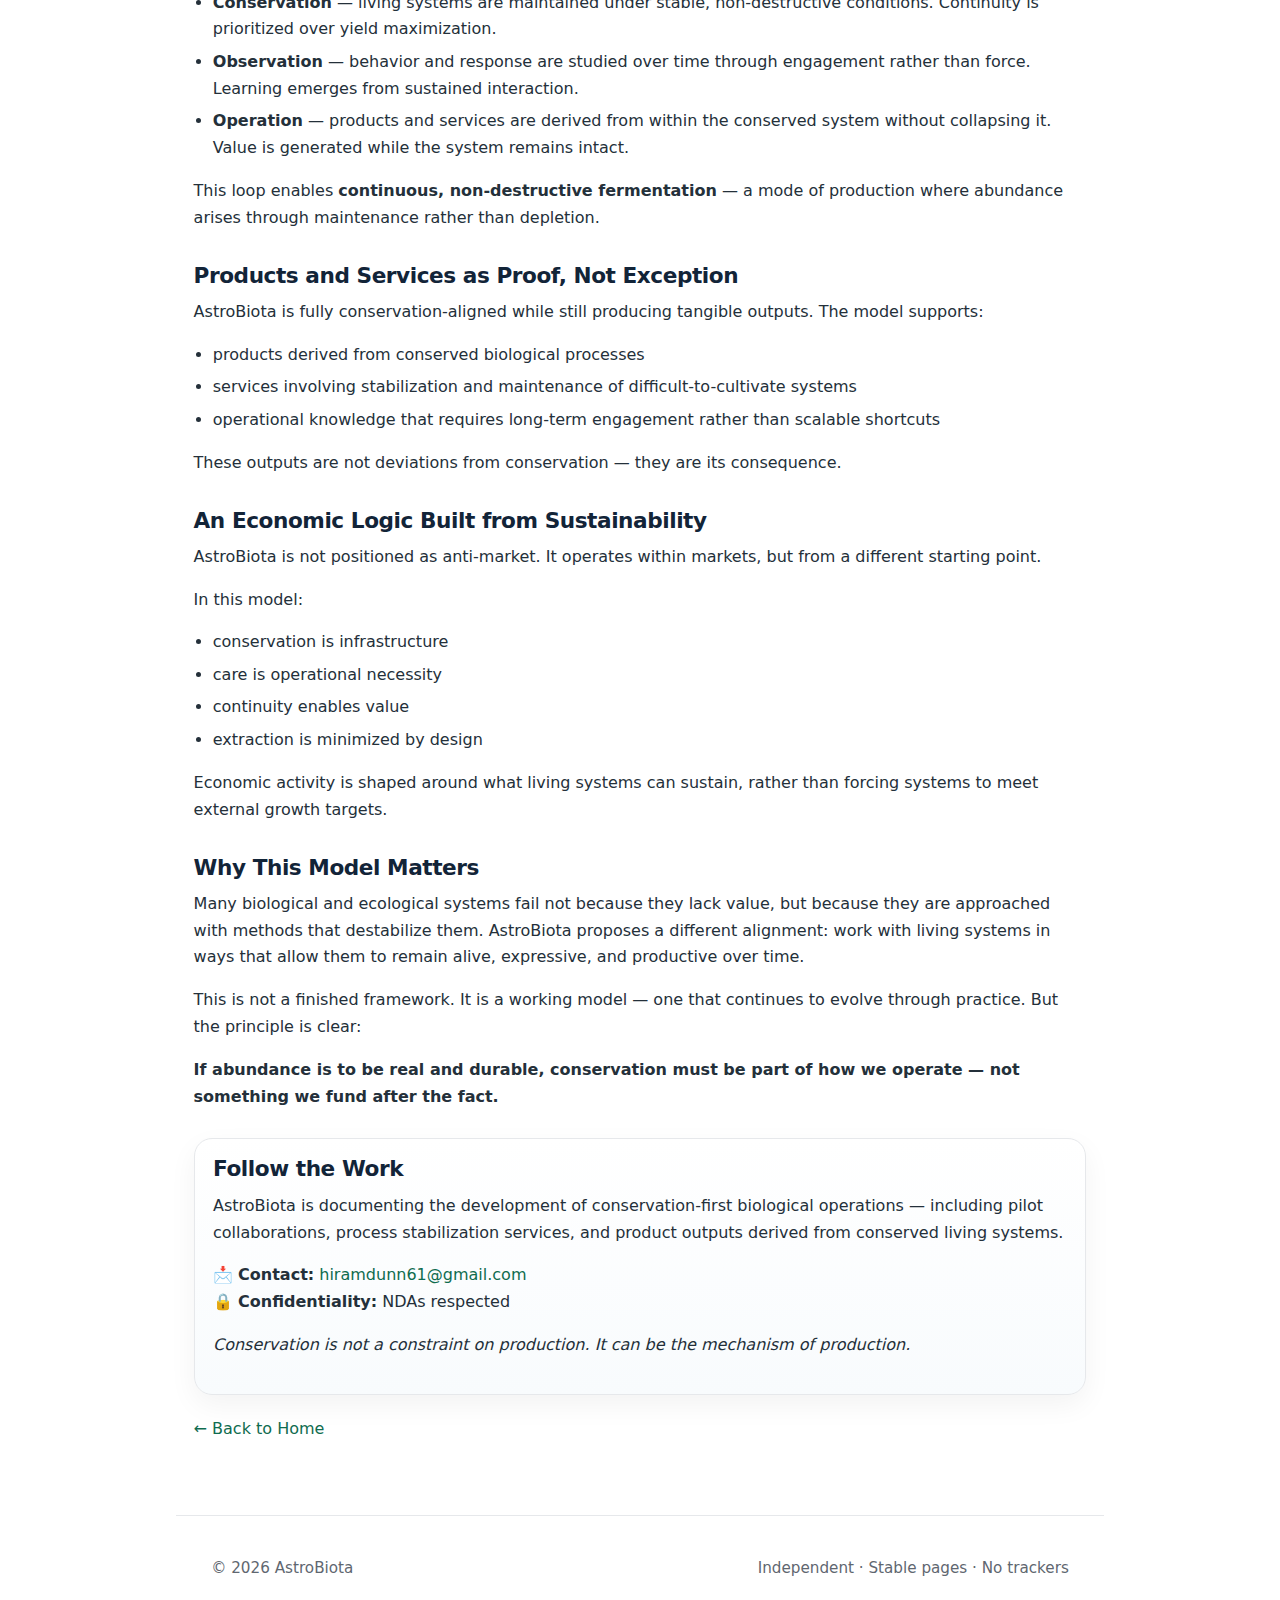
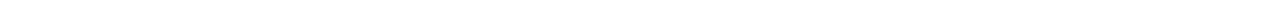
<file: thirdblog.html>
<!doctype html>
<html lang="en">
<head>
  <meta charset="utf-8" />
  <meta name="viewport" content="width=device-width, initial-scale=1" />

  <title>AstroBiota: Conservation as an Operating Model — AstroBiota</title>

  <meta name="description" content="AstroBiota presents a conservation-first operating model: conserve biological process (not objects) to enable continuous, non-destructive fermentation and repeatable outputs." />

  <meta property="og:title" content="AstroBiota: Conservation as an Operating Model" />
  <meta property="og:description" content="A conservation-first economic model built around preserving biological process rather than extracting biological objects — enabling continuous, non-destructive fermentation and durable abundance." />
  <meta property="og:type" content="article" />
  <meta property="og:url" content="https://simbiosis.bio/thirdblog.html" />
  <meta property="og:image" content="images/figure3.jpg" />

  <style>
    :root{
      --bg:#ffffff;
      --fg:#0b0c0d;
      --muted:#5f6770;
      --line:#e6e8eb;

      --green:#3cb371;
      --green-deep:#0f6c4f;
      --green-soft:#ecf8f1;

      --navy:#122438;
      --navy-soft:#eef3f8;

      --red:#d84b55;
      --red-deep:#bf3b46;

      --maxw:58rem;
      --radius:18px;
    }

    *{ box-sizing:border-box; }

    html,body{
      margin:0;
      padding:0;
      background:var(--bg);
      color:var(--fg);
      font-family:ui-sans-serif, system-ui, -apple-system, Segoe UI, Roboto, Helvetica, Arial, sans-serif;
      line-height:1.68;
    }

    a{
      color:var(--green-deep);
      text-decoration:none;
    }

    a:hover{
      text-decoration:none;
    }

    img{
      display:block;
      max-width:100%;
    }

    .nav{
      position:sticky;
      top:0;
      z-index:50;
      background:#ffffff;
      border-bottom:1px solid rgba(0,0,0,0.08);
    }

    .nav .inner{
      max-width:var(--maxw);
      margin:0 auto;
      padding:0.75rem 1rem;
      display:grid;
      grid-template-columns:auto 1fr;
      align-items:center;
      gap:0.9rem;
    }

    .brand{
      min-width:0;
    }

    .brand a{
      display:inline-flex;
      align-items:center;
    }

    .brand img{
      height:38px;
      width:auto;
      filter:none;
    }

    .menu{
      display:flex;
      justify-content:flex-end;
      align-items:center;
      gap:0.55rem;
      flex-wrap:nowrap;
      white-space:nowrap;
      min-width:0;
      overflow:hidden;
    }

    .menu a{
      display:inline-flex;
      align-items:center;
      justify-content:center;
      min-height:36px;
      padding:0.5rem 0.8rem;
      border-radius:999px;
      background:var(--green);
      color:#ffffff;
      font-weight:700;
      font-size:0.92rem;
      letter-spacing:0.01em;
      line-height:1;
    }

    .menu a:hover{
      background:var(--green-deep);
      color:#ffffff;
    }

    .menu a[href="runtime.html"]{
      background:var(--red);
      color:#ffffff;
    }

    .menu a[href="runtime.html"]:hover{
      background:var(--red-deep);
    }

    .blog-hero{
      width:100%;
      margin-top:1rem;
    }

    .blog-hero .frame{
      width:min(100%, var(--maxw));
      margin:0 auto;
      padding:0 1.1rem;
    }

    .blog-hero .box{
      width:100%;
      aspect-ratio:16/9;
      background:#000;
      display:grid;
      place-items:center;
      border-radius:18px;
      overflow:hidden;
      border:1px solid var(--line);
      box-shadow:0 10px 28px rgba(0,0,0,0.08);
    }

    .blog-hero img{
      width:100%;
      height:100%;
      object-fit:cover;
      display:block;
    }

    header, main, footer{
      max-width:var(--maxw);
      margin:0 auto;
      padding:1.5rem 1.1rem;
    }

    .back-link{
      display:inline-block;
      margin:0 0 0.95rem;
      font-weight:700;
      color:var(--green-deep);
    }

    .kicker{
      display:inline-block;
      margin:0 0 0.75rem;
      padding:0.38rem 0.68rem;
      border:1px solid var(--line);
      border-radius:999px;
      background:var(--navy-soft);
      color:var(--navy);
      font-size:0.82rem;
      font-weight:700;
      letter-spacing:0.03em;
    }

    header h1{
      margin:0 0 0.55rem;
      font-size:clamp(2.2rem, 5vw, 3.5rem);
      line-height:0.98;
      letter-spacing:-0.04em;
      font-weight:850;
    }

    header p{
      margin:0.25rem 0 0.8rem;
      color:var(--muted);
    }

    .lead{
      font-size:1.08rem;
      color:var(--muted);
      line-height:1.74;
      margin-top:0.4rem;
    }

    .pill{
      display:inline-block;
      padding:0.35rem 0.6rem;
      border:1px solid var(--line);
      border-radius:999px;
      color:var(--muted);
      background:#fff;
      font-size:0.92rem;
      font-weight:600;
    }

    main{
      padding-top:0.2rem;
    }

    h2{
      margin-top:2rem;
      margin-bottom:0.65rem;
      font-size:1.35rem;
      line-height:1.15;
      letter-spacing:-0.02em;
      color:var(--navy);
    }

    p{
      margin:0 0 1rem;
      color:#24303a;
    }

    ul{
      margin:0 0 1rem 1.2rem;
      padding:0;
    }

    li{
      margin:0.35rem 0;
      color:#24303a;
    }

    .callout{
      margin-top:1.7rem;
      background:linear-gradient(180deg, #ffffff 0%, #f8fbfd 100%);
      border:1px solid var(--line);
      border-radius:18px;
      padding:1.15rem 1.15rem 1.2rem;
      box-shadow:0 10px 28px rgba(0,0,0,0.05);
    }

    .callout h2{
      margin-top:0;
    }

    .bottom-back{
      margin-top:1.3rem;
    }

    footer{
      border-top:1px solid var(--line);
      margin-top:2rem;
    }

    footer .inner{
      max-width:var(--maxw);
      margin:0 auto;
      padding:1rem 1.1rem 1.2rem;
      color:var(--muted);
      font-size:0.95rem;
      display:flex;
      justify-content:space-between;
      gap:0.6rem;
      flex-wrap:wrap;
    }

    @media (max-width:820px){
      .nav .inner{
        grid-template-columns:auto 1fr;
        align-items:center;
        gap:0.65rem;
        padding:0.65rem 0.75rem;
      }

      .brand img{
        height:30px;
      }

      .menu{
        gap:0.35rem;
        justify-content:flex-end;
      }

      .menu a{
        padding:0.42rem 0.62rem;
        font-size:0.78rem;
        min-height:32px;
      }
    }

    @media (max-width:560px){
      .nav .inner{
        padding:0.55rem 0.45rem;
        gap:0.45rem;
      }

      .brand img{
        height:26px;
      }

      .menu{
        gap:0.22rem;
      }

      .menu a{
        padding:0.38rem 0.5rem;
        font-size:0.72rem;
        min-height:30px;
      }

      header, main, footer{
        padding-left:0.9rem;
        padding-right:0.9rem;
      }

      .blog-hero .frame{
        padding:0 0.9rem;
      }
    }
  </style>
</head>

<body>

  <div class="nav">
    <div class="inner">
      <div class="brand">
        <a href="/" aria-label="AstroBiota home">
          <img src="images/astrobiota-logo.png" alt="AstroBiota">
        </a>
      </div>
      <div class="menu">
        <a href="/">Home</a>
        <a href="gallery.html">Archive</a>
        <a href="blog.html">Research</a>
        <a href="runtime.html">Runtime</a>
      </div>
    </div>
  </div>

  <section class="blog-hero" aria-label="Article hero image">
    <div class="frame">
      <div class="box">
        <img src="images/figure3.jpg" alt="Filamentous fungi fermentation" loading="eager" />
      </div>
    </div>
  </section>

  <header>
    <a class="back-link" href="index.html">← Back to Home</a>
    <div class="kicker">Research</div>
    <h1>AstroBiota: Conservation as an Operating Model</h1>
    <p>Published on <time datetime="2026-01-05">January 5, 2026</time> · <span class="pill">Operating Model</span></p>
    <p class="lead">
      A conservation-first economic model built around preserving biological process rather than extracting biological objects —
      enabling continuous, non-destructive fermentation and durable abundance.
    </p>
  </header>

  <main>
    <h2>From Conservation as Charity to Conservation as Infrastructure</h2>
    <p>
      AstroBiota began as an effort to work with living systems that resist conventional approaches to production.
      Systems that are slow, sensitive, and difficult to reproduce — but highly expressive when maintained with care.
    </p>
    <p><strong>
      Conservation does not need to be separate from production.
      It can be the condition that makes production possible.
    </strong></p>
    <p>
      AstroBiota is not a product category or a single technology. It is an <strong>operating model</strong> built around
      conserving biological process rather than extracting biological objects.
    </p>

    <h2>From Objects to Processes</h2>
    <p>
      Most industrial systems treat biology as a resource to be harvested, optimized, and replaced.
      This approach can work for short horizons, but it often collapses the very systems it depends on.
    </p>
    <p>
      AstroBiota takes a different approach. Instead of preserving organisms as static specimens, the focus is on maintaining
      <strong>living dynamics</strong> — the processes that allow biological systems to remain viable, adaptive, and productive over time.
    </p>
    <p>
      Objects are depleted when used. Processes can deepen when cared for.
    </p>

    <h2>Conservation → Observation → Operation</h2>
    <p>
      AstroBiota operates through a repeating loop:
    </p>
    <ul>
      <li><strong>Conservation</strong> — living systems are maintained under stable, non-destructive conditions. Continuity is prioritized over yield maximization.</li>
      <li><strong>Observation</strong> — behavior and response are studied over time through engagement rather than force. Learning emerges from sustained interaction.</li>
      <li><strong>Operation</strong> — products and services are derived from within the conserved system without collapsing it. Value is generated while the system remains intact.</li>
    </ul>
    <p>
      This loop enables <strong>continuous, non-destructive fermentation</strong> — a mode of production where abundance arises through maintenance rather than depletion.
    </p>

    <h2>Products and Services as Proof, Not Exception</h2>
    <p>
      AstroBiota is fully conservation-aligned while still producing tangible outputs.
      The model supports:
    </p>
    <ul>
      <li>products derived from conserved biological processes</li>
      <li>services involving stabilization and maintenance of difficult-to-cultivate systems</li>
      <li>operational knowledge that requires long-term engagement rather than scalable shortcuts</li>
    </ul>
    <p>
      These outputs are not deviations from conservation — they are its consequence.
    </p>

    <h2>An Economic Logic Built from Sustainability</h2>
    <p>
      AstroBiota is not positioned as anti-market. It operates within markets, but from a different starting point.
    </p>
    <p>
      In this model:
    </p>
    <ul>
      <li>conservation is infrastructure</li>
      <li>care is operational necessity</li>
      <li>continuity enables value</li>
      <li>extraction is minimized by design</li>
    </ul>
    <p>
      Economic activity is shaped around what living systems can sustain, rather than forcing systems to meet external growth targets.
    </p>

    <h2>Why This Model Matters</h2>
    <p>
      Many biological and ecological systems fail not because they lack value, but because they are approached with methods that destabilize them.
      AstroBiota proposes a different alignment: work with living systems in ways that allow them to remain alive, expressive, and productive over time.
    </p>
    <p>
      This is not a finished framework. It is a working model — one that continues to evolve through practice.
      But the principle is clear:
    </p>
    <p><strong>
      If abundance is to be real and durable, conservation must be part of how we operate — not something we fund after the fact.
    </strong></p>

    <div class="callout">
      <h2>Follow the Work</h2>
      <p>
        AstroBiota is documenting the development of conservation-first biological operations —
        including pilot collaborations, process stabilization services, and product outputs derived from conserved living systems.
      </p>
      <p>
        📩 <strong>Contact:</strong>
        <a href="mailto:contact@astrobiota.bio?subject=AstroBiota%20Inquiry">
          hiramdunn61@gmail.com
        </a><br/>
        🔒 <strong>Confidentiality:</strong> NDAs respected
      </p>
      <p><em>Conservation is not a constraint on production. It can be the mechanism of production.</em></p>
    </div>

    <p class="bottom-back"><a href="index.html">← Back to Home</a></p>
  </main>

  <footer>
    <div class="inner">
      <div>© <span id="yr"></span> AstroBiota</div>
      <div>Independent · Stable pages · No trackers</div>
    </div>
  </footer>

  <script>
    document.getElementById('yr').textContent = new Date().getFullYear();
  </script>
</body>
</html>
</file>
<file: style.css>
body {
  font-family: Arial, Helvetica, sans-serif;
  margin: 0;
  padding: 0;
  background: #f9f9f9;
  color: #222;
}

header {
  background: #111;
  color: white;
  text-align: center;
  padding: 20px;
}

header nav a {
  color: white;
  margin: 0 10px;
  text-decoration: none;
}

header nav a:hover {
  text-decoration: underline;
}

.hero {
  text-align: center;
  padding: 40px 20px;
}

.hero-img {
  max-width: 100%;
  height: auto;
  margin: 20px 0;
}

.donate-button {
  background-color: #2ecc71; /* green */
  color: white;
  padding: 10px 20px;
  border-radius: 5px;
  text-decoration: none;
  font-weight: bold;
  display: inline-block;
  margin-top: 15px;
}

.donate-button:hover {
  background-color: #27ae60;
}

.updates {
  padding: 20px;
  background: white;
  margin: 20px;
  border-radius: 8px;
}

footer {
  text-align: center;
  padding: 15px;
  background: #222;
  color: white;
  margin-top: 30px;
}
</file>
